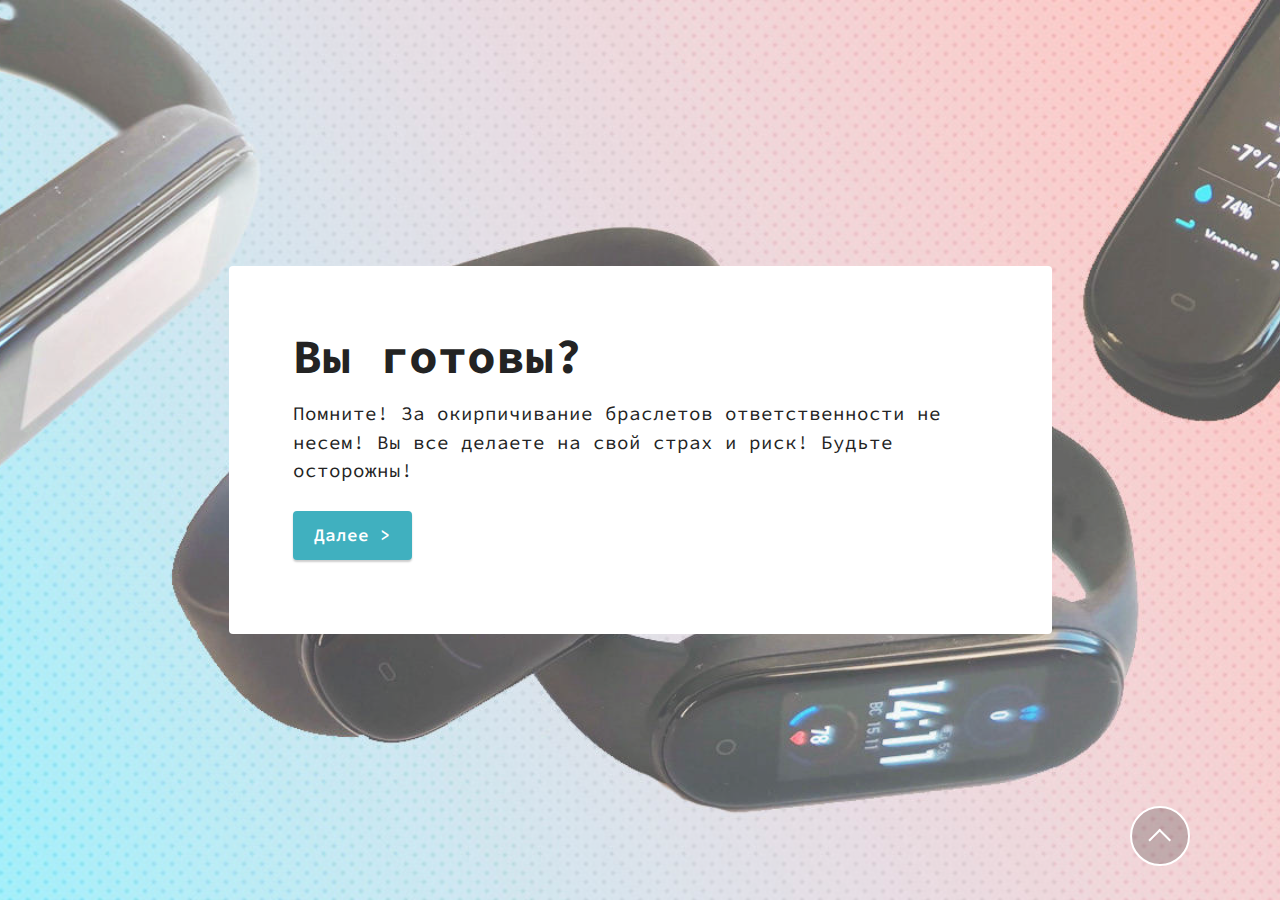
<file: 0_Stage.html>
<!DOCTYPE html>
<html  >
<head>
  <!-- Site made with Mobirise Website Builder v5.7.0, https://mobirise.com -->
  <meta charset="UTF-8">
  <meta http-equiv="X-UA-Compatible" content="IE=edge">
  <meta name="generator" content="Mobirise v5.7.0, mobirise.com">
  <meta name="viewport" content="width=device-width, initial-scale=1, minimum-scale=1">
  <link rel="shortcut icon" href="assets/images/undraw-watch-application-uhc9.ico" type="image/x-icon">
  <meta name="description" content="Что необходимо знать перед прошивкой своего браслета?">
  
  
  <title>Начало | YMP Band Services</title>
  <link rel="stylesheet" href="assets/bootstrap/css/bootstrap.min.css">
  <link rel="stylesheet" href="assets/bootstrap/css/bootstrap-grid.min.css">
  <link rel="stylesheet" href="assets/bootstrap/css/bootstrap-reboot.min.css">
  <link rel="stylesheet" href="assets/parallax/jarallax.css">
  <link rel="stylesheet" href="assets/animatecss/animate.css">
  <link rel="stylesheet" href="assets/theme/css/style.css">
  <link rel="preload" href="https://fonts.googleapis.com/css?family=Source+Code+Pro:200,300,400,500,600,700,800,900,200i,300i,400i,500i,600i,700i,800i,900i&display=swap" as="style" onload="this.onload=null;this.rel='stylesheet'">
  <noscript><link rel="stylesheet" href="https://fonts.googleapis.com/css?family=Source+Code+Pro:200,300,400,500,600,700,800,900,200i,300i,400i,500i,600i,700i,800i,900i&display=swap"></noscript>
  <link rel="preload" as="style" href="assets/mobirise/css/mbr-additional.css"><link rel="stylesheet" href="assets/mobirise/css/mbr-additional.css" type="text/css">

  
  
  
</head>
<body>
  
  <section data-bs-version="5" class="header12 cid-tpg4lDJU5s mbr-fullscreen mbr-parallax-background" id="header12-v">

    

    <div class="mbr-overlay" style="opacity: 0.3; background-color: rgb(255, 255, 255);">
    </div>
    <div class="container">
        <div class="row justify-content-center">
            <div class="card col-12 col-md-12 col-lg-9">
                <div class="card-wrapper">
                    <div class="card-box align-center">
                        <h1 class="card-title mbr-fonts-style mb-3 display-2"><strong>Вы готовы?</strong></h1>
                        <p class="mbr-text mbr-fonts-style display-7">Помните!&nbsp;За окирпичивание браслетов ответственности не несем! Вы все делаете на свой страх и риск! Будьте осторожны!</p>
                        <div class="mbr-section-btn mt-3"><a class="btn btn-success display-4" href="1_Stage.html">Далее &gt;</a></div>
                    </div>
                </div>
            </div>
        </div>
    </div>

 <div id="scrollToTop" class="scrollToTop mbr-arrow-up"><a style="text-align: center;"><i class="mbr-arrow-up-icon mbr-arrow-up-icon-cm cm-icon cm-icon-smallarrow-up"></i></a></div>
    <input name="animation" type="hidden">
  </body>
</html>
</file>
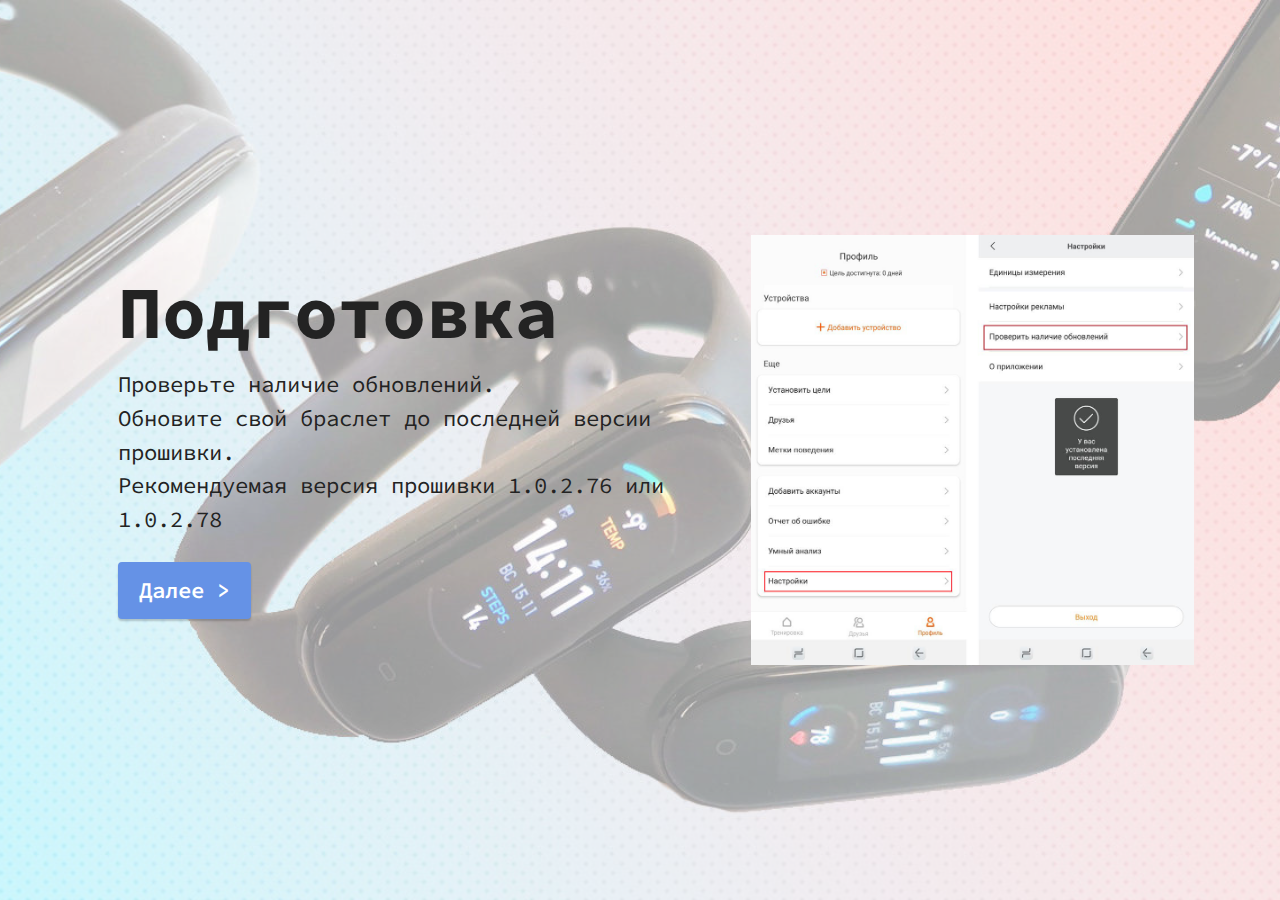
<file: 1_Stage.html>
<!DOCTYPE html>
<html  >
<head>
  <!-- Site made with Mobirise Website Builder v5.7.0, https://mobirise.com -->
  <meta charset="UTF-8">
  <meta http-equiv="X-UA-Compatible" content="IE=edge">
  <meta name="generator" content="Mobirise v5.7.0, mobirise.com">
  <meta name="viewport" content="width=device-width, initial-scale=1, minimum-scale=1">
  <link rel="shortcut icon" href="assets/images/undraw-watch-application-uhc9.ico" type="image/x-icon">
  <meta name="description" content="Первый этап прошивки Mi Band 5.">
  
  
  <title>1 Этап подготовка | YMP Band Services</title>
  <link rel="stylesheet" href="assets/bootstrap/css/bootstrap.min.css">
  <link rel="stylesheet" href="assets/bootstrap/css/bootstrap-grid.min.css">
  <link rel="stylesheet" href="assets/bootstrap/css/bootstrap-reboot.min.css">
  <link rel="stylesheet" href="assets/parallax/jarallax.css">
  <link rel="stylesheet" href="assets/animatecss/animate.css">
  <link rel="stylesheet" href="assets/theme/css/style.css">
  <link rel="preload" href="https://fonts.googleapis.com/css?family=Source+Code+Pro:200,300,400,500,600,700,800,900,200i,300i,400i,500i,600i,700i,800i,900i&display=swap" as="style" onload="this.onload=null;this.rel='stylesheet'">
  <noscript><link rel="stylesheet" href="https://fonts.googleapis.com/css?family=Source+Code+Pro:200,300,400,500,600,700,800,900,200i,300i,400i,500i,600i,700i,800i,900i&display=swap"></noscript>
  <link rel="preload" as="style" href="assets/mobirise/css/mbr-additional.css"><link rel="stylesheet" href="assets/mobirise/css/mbr-additional.css" type="text/css">

  
  
  
</head>
<body>
  
  <section data-bs-version="5" class="header14 cid-tpg9WoSt9J mbr-fullscreen mbr-parallax-background" id="header14-10">

    

    <div class="mbr-overlay" style="opacity: 0.6; background-color: rgb(255, 255, 255);"></div>

    <div class="container">
        <div class="row justify-content-center align-items-center">
            <div class="col-12 col-md-5 image-wrapper">
                <img src="assets/images/1583825615-10-1000x969.jpg" alt="Mobirise">
            </div>
            <div class="col-12 col-md">
                <div class="text-wrapper">
                    <h1 class="mbr-section-title mbr-fonts-style mb-3 display-1"><strong>Подготовка</strong></h1>
                    <p class="mbr-text mbr-fonts-style display-5">Проверьте наличие обновлений. <br>Обновите свой браслет до последней версии прошивки.&nbsp;<br>Рекомендуемая версия прошивки 1.0.2.76 или 1.0.2.78</p>
                    <div class="mbr-section-btn mt-3"><a class="btn btn-primary display-5" href="2_Stage.html">Далее &gt;</a></div>
                </div>
            </div>
        </div>
    </div>


  </body>
</html>
</file>
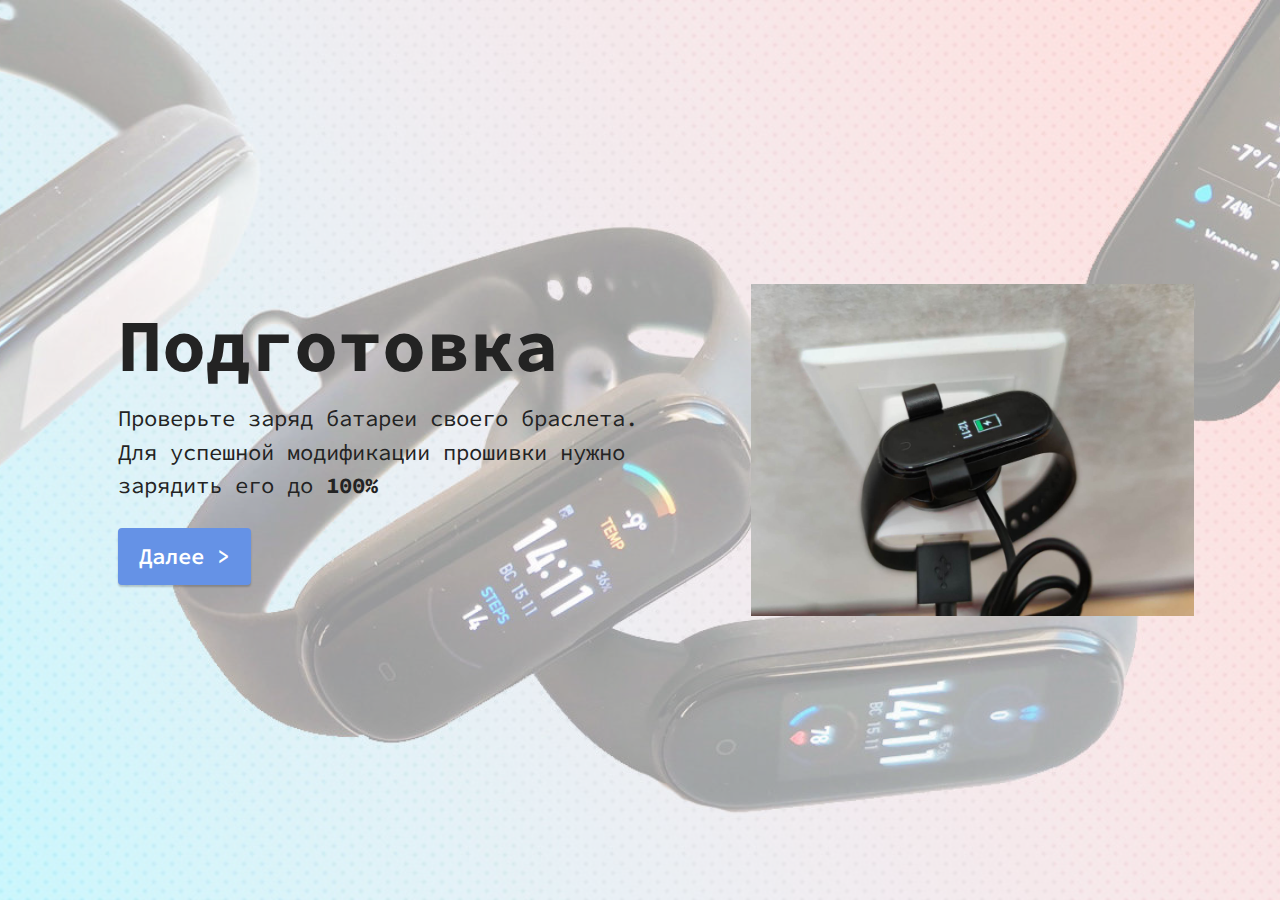
<file: 2_Stage.html>
<!DOCTYPE html>
<html  >
<head>
  <!-- Site made with Mobirise Website Builder v5.7.0, https://mobirise.com -->
  <meta charset="UTF-8">
  <meta http-equiv="X-UA-Compatible" content="IE=edge">
  <meta name="generator" content="Mobirise v5.7.0, mobirise.com">
  <meta name="viewport" content="width=device-width, initial-scale=1, minimum-scale=1">
  <link rel="shortcut icon" href="assets/images/undraw-watch-application-uhc9.ico" type="image/x-icon">
  <meta name="description" content="Проверьте заряд батареи Mi Band 5">
  
  
  <title>2 Этап подготовки | YMP Band Serivces</title>
  <link rel="stylesheet" href="assets/bootstrap/css/bootstrap.min.css">
  <link rel="stylesheet" href="assets/bootstrap/css/bootstrap-grid.min.css">
  <link rel="stylesheet" href="assets/bootstrap/css/bootstrap-reboot.min.css">
  <link rel="stylesheet" href="assets/parallax/jarallax.css">
  <link rel="stylesheet" href="assets/animatecss/animate.css">
  <link rel="stylesheet" href="assets/theme/css/style.css">
  <link rel="preload" href="https://fonts.googleapis.com/css?family=Source+Code+Pro:200,300,400,500,600,700,800,900,200i,300i,400i,500i,600i,700i,800i,900i&display=swap" as="style" onload="this.onload=null;this.rel='stylesheet'">
  <noscript><link rel="stylesheet" href="https://fonts.googleapis.com/css?family=Source+Code+Pro:200,300,400,500,600,700,800,900,200i,300i,400i,500i,600i,700i,800i,900i&display=swap"></noscript>
  <link rel="preload" as="style" href="assets/mobirise/css/mbr-additional.css"><link rel="stylesheet" href="assets/mobirise/css/mbr-additional.css" type="text/css">

  
  
  
</head>
<body>
  
  <section data-bs-version="5" class="header14 cid-tpGYGotPYK mbr-fullscreen mbr-parallax-background" id="header14-12">

    

    <div class="mbr-overlay" style="opacity: 0.6; background-color: rgb(255, 255, 255);"></div>

    <div class="container">
        <div class="row justify-content-center align-items-center">
            <div class="col-12 col-md-5 image-wrapper">
                <img src="assets/images/mi-band-5-charger-xiaomishka-foto-2-large-1036x777.jpg" alt="Mobirise">
            </div>
            <div class="col-12 col-md">
                <div class="text-wrapper">
                    <h1 class="mbr-section-title mbr-fonts-style mb-3 display-1"><strong>Подготовка</strong></h1>
                    <p class="mbr-text mbr-fonts-style display-5">Проверьте заряд батареи своего браслета. Для успешной модификации прошивки нужно зарядить его до <strong>100%</strong></p>
                    <div class="mbr-section-btn mt-3"><a class="btn btn-primary display-5" href="3_Download_Stage.html">Далее &gt;</a></div>
                </div>
            </div>
        </div>
    </div>
</section>
  

  </body>
</html>
</file>
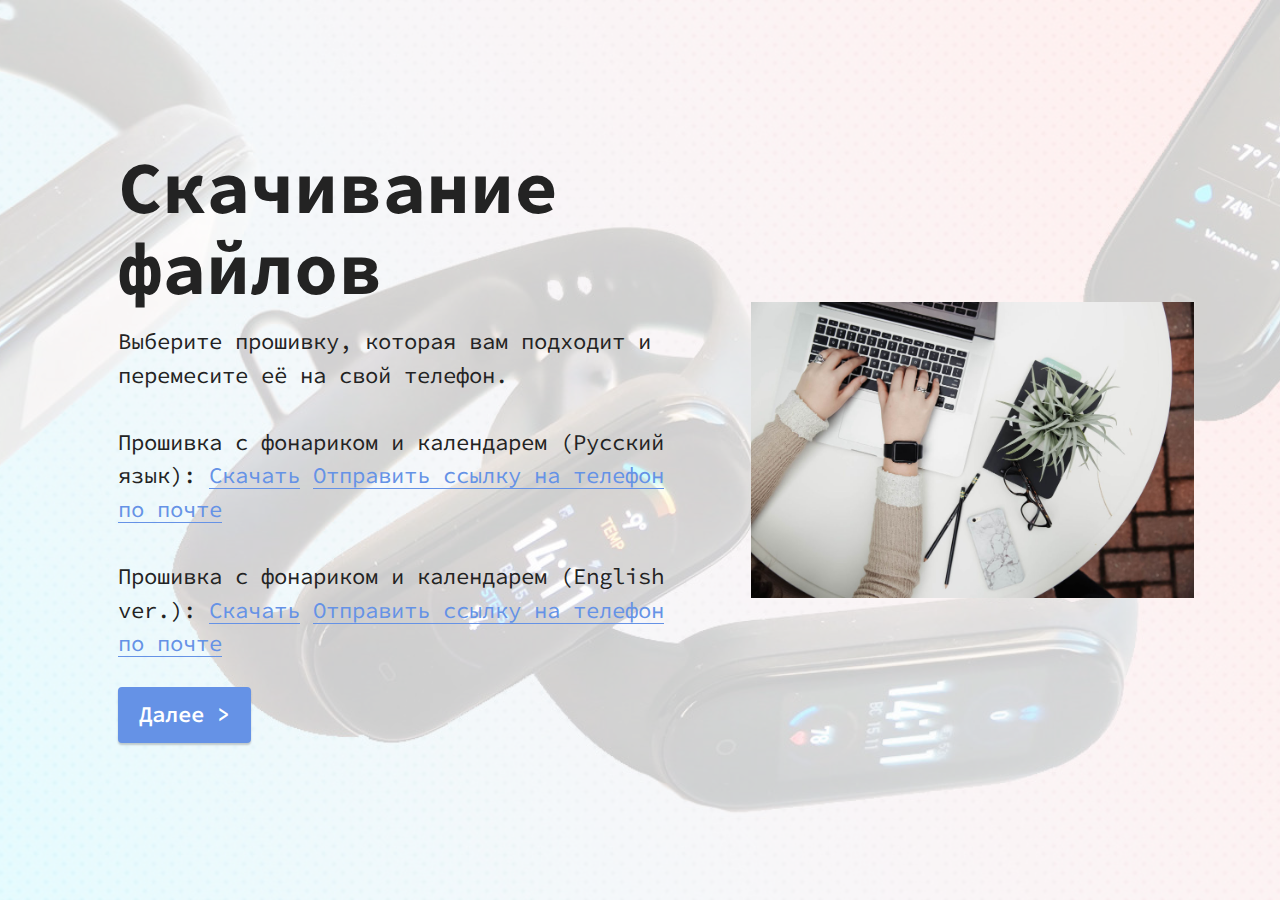
<file: 3_Download_Stage.html>
<!DOCTYPE html>
<html  >
<head>
  <!-- Site made with Mobirise Website Builder v5.7.0, https://mobirise.com -->
  <meta charset="UTF-8">
  <meta http-equiv="X-UA-Compatible" content="IE=edge">
  <meta name="generator" content="Mobirise v5.7.0, mobirise.com">
  <meta name="viewport" content="width=device-width, initial-scale=1, minimum-scale=1">
  <link rel="shortcut icon" href="assets/images/undraw-watch-application-uhc9.ico" type="image/x-icon">
  <meta name="description" content="Скачивание прошивки и ресурсов">
  
  
  <title>Скачивание файлов | YMP Band Services</title>
  <link rel="stylesheet" href="assets/bootstrap/css/bootstrap.min.css">
  <link rel="stylesheet" href="assets/bootstrap/css/bootstrap-grid.min.css">
  <link rel="stylesheet" href="assets/bootstrap/css/bootstrap-reboot.min.css">
  <link rel="stylesheet" href="assets/parallax/jarallax.css">
  <link rel="stylesheet" href="assets/animatecss/animate.css">
  <link rel="stylesheet" href="assets/theme/css/style.css">
  <link rel="preload" href="https://fonts.googleapis.com/css?family=Source+Code+Pro:200,300,400,500,600,700,800,900,200i,300i,400i,500i,600i,700i,800i,900i&display=swap" as="style" onload="this.onload=null;this.rel='stylesheet'">
  <noscript><link rel="stylesheet" href="https://fonts.googleapis.com/css?family=Source+Code+Pro:200,300,400,500,600,700,800,900,200i,300i,400i,500i,600i,700i,800i,900i&display=swap"></noscript>
  <link rel="preload" as="style" href="assets/mobirise/css/mbr-additional.css"><link rel="stylesheet" href="assets/mobirise/css/mbr-additional.css" type="text/css">

  
  
  
</head>
<body>
  
  <section data-bs-version="5" class="header14 cid-tpH1pQzD0I mbr-fullscreen mbr-parallax-background" id="header14-13">

    

    <div class="mbr-overlay" style="opacity: 0.8; background-color: rgb(255, 255, 255);"></div>

    <div class="container">
        <div class="row justify-content-center align-items-center">
            <div class="col-12 col-md-5 image-wrapper">
                <img src="assets/images/mbr-1036x691.jpg" alt="Mobirise">
            </div>
            <div class="col-12 col-md">
                <div class="text-wrapper">
                    <h1 class="mbr-section-title mbr-fonts-style mb-3 display-1"><strong>Скачивание файлов</strong></h1>
                    <p class="mbr-text mbr-fonts-style display-5">Выберите прошивку, которая вам подходит и перемесите её на свой телефон.<br><br>Прошивка с фонариком и календарем (Русский язык): <a href="https://github.com/YMP-CO/BandServices/blob/main/Custom%20Files/English%20ver%20by%20YMP.res?raw=true" class="text-primary" target="_blank">Скачать</a> <a href="mailto:?subject=Link%20to%20YMP%20Band%20Services&body=https%3A%2F%2Fgithub.com%2FYMP-CO%2FBandServices%2Fblob%2Fmain%2FCustom%2520Files%2FRussian%2520ver%2520by%2520YMP.res%3Fraw%3Dtrue" class="text-primary" target="_blank">  Отправить ссылку на телефон по почте</a><br><br>Прошивка с фонариком и календарем (English ver.): <a href="https://github.com/YMP-CO/BandServices/blob/main/Custom%20Files/English%20ver%20by%20YMP.res?raw=true" class="text-primary" target="_blank">Скачать</a> <a href="mailto:?subject=Link%20to%20YMP%20Band%20Services&body=https%3A%2F%2Fgithub.com%2FYMP-CO%2FBandServices%2Fblob%2Fmain%2FCustom%2520Files%2FEnglish%2520ver%2520by%2520YMP.res%3Fraw%3Dtrue" class="text-primary" target="_blank">Отправить ссылку на телефон по почте</a><br></p>
                    <div class="mbr-section-btn mt-3"><a class="btn btn-primary display-5" href="5_Download_App_Stage.html">Далее &gt;</a></div>
                </div>
            </div>
        </div>
    </div>


  </body>
</html>
</file>
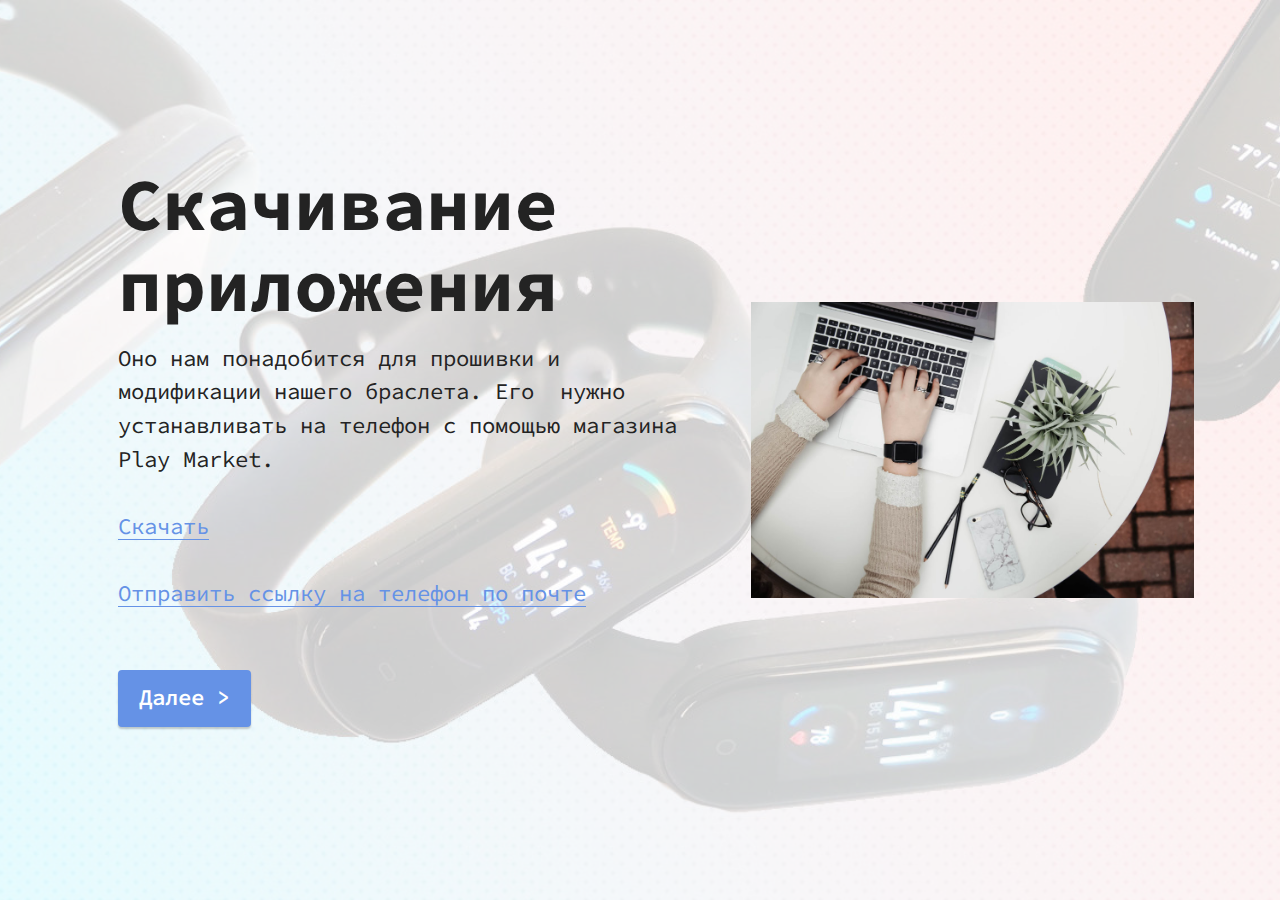
<file: 5_Download_App_Stage.html>
<!DOCTYPE html>
<html  >
<head>
  <!-- Site made with Mobirise Website Builder v5.7.0, https://mobirise.com -->
  <meta charset="UTF-8">
  <meta http-equiv="X-UA-Compatible" content="IE=edge">
  <meta name="generator" content="Mobirise v5.7.0, mobirise.com">
  <meta name="viewport" content="width=device-width, initial-scale=1, minimum-scale=1">
  <link rel="shortcut icon" href="assets/images/undraw-watch-application-uhc9.ico" type="image/x-icon">
  <meta name="description" content="Скачивания приложения для прошивки Mi Band 5 - "Notify for Mi Band"">
  
  
  <title>Скачивание приложения | YMP Band Services</title>
  <link rel="stylesheet" href="assets/bootstrap/css/bootstrap.min.css">
  <link rel="stylesheet" href="assets/bootstrap/css/bootstrap-grid.min.css">
  <link rel="stylesheet" href="assets/bootstrap/css/bootstrap-reboot.min.css">
  <link rel="stylesheet" href="assets/parallax/jarallax.css">
  <link rel="stylesheet" href="assets/animatecss/animate.css">
  <link rel="stylesheet" href="assets/theme/css/style.css">
  <link rel="preload" href="https://fonts.googleapis.com/css?family=Source+Code+Pro:200,300,400,500,600,700,800,900,200i,300i,400i,500i,600i,700i,800i,900i&display=swap" as="style" onload="this.onload=null;this.rel='stylesheet'">
  <noscript><link rel="stylesheet" href="https://fonts.googleapis.com/css?family=Source+Code+Pro:200,300,400,500,600,700,800,900,200i,300i,400i,500i,600i,700i,800i,900i&display=swap"></noscript>
  <link rel="preload" as="style" href="assets/mobirise/css/mbr-additional.css"><link rel="stylesheet" href="assets/mobirise/css/mbr-additional.css" type="text/css">

  
  
  
</head>
<body>
  
  <section data-bs-version="5" class="header14 cid-tpH2wpbYks mbr-fullscreen mbr-parallax-background" id="header14-14">

    

    <div class="mbr-overlay" style="opacity: 0.8; background-color: rgb(255, 255, 255);"></div>

    <div class="container">
        <div class="row justify-content-center align-items-center">
            <div class="col-12 col-md-5 image-wrapper">
                <img src="assets/images/mbr-1036x691.jpg" alt="Mobirise">
            </div>
            <div class="col-12 col-md">
                <div class="text-wrapper">
                    <h1 class="mbr-section-title mbr-fonts-style mb-3 display-1"><strong>Скачивание приложения</strong></h1>
                    <p class="mbr-text mbr-fonts-style display-5">Оно нам понадобится для прошивки и модификации нашего браслета. Его&nbsp; нужно устанавливать на телефон с помощью магазина Play Market.<br><br><strong><a href="https://play.google.com/store/apps/details?id=com.mc.miband1&hl=ru&gl=US" class="text-primary">Скачать</a></strong><br><br><strong><a href="mailto:?subject=Link%20%7C%20YMP%20Band%20Services&body=https%3A%2F%2Fplay.google.com%2Fstore%2Fapps%2Fdetails%3Fid%3Dcom.mc.miband1%26hl%3Dru%26gl%3DUS" class="text-primary">Отправить ссылку на телефон по почте</a></strong><br><strong><br></strong></p>
                    <div class="mbr-section-btn mt-3"><a class="btn btn-primary display-5" href="5_Instruction_Stage.html">Далее &gt;</a></div>
                </div>
            </div>
        </div>
    </div>


  </body>
</html>
</file>
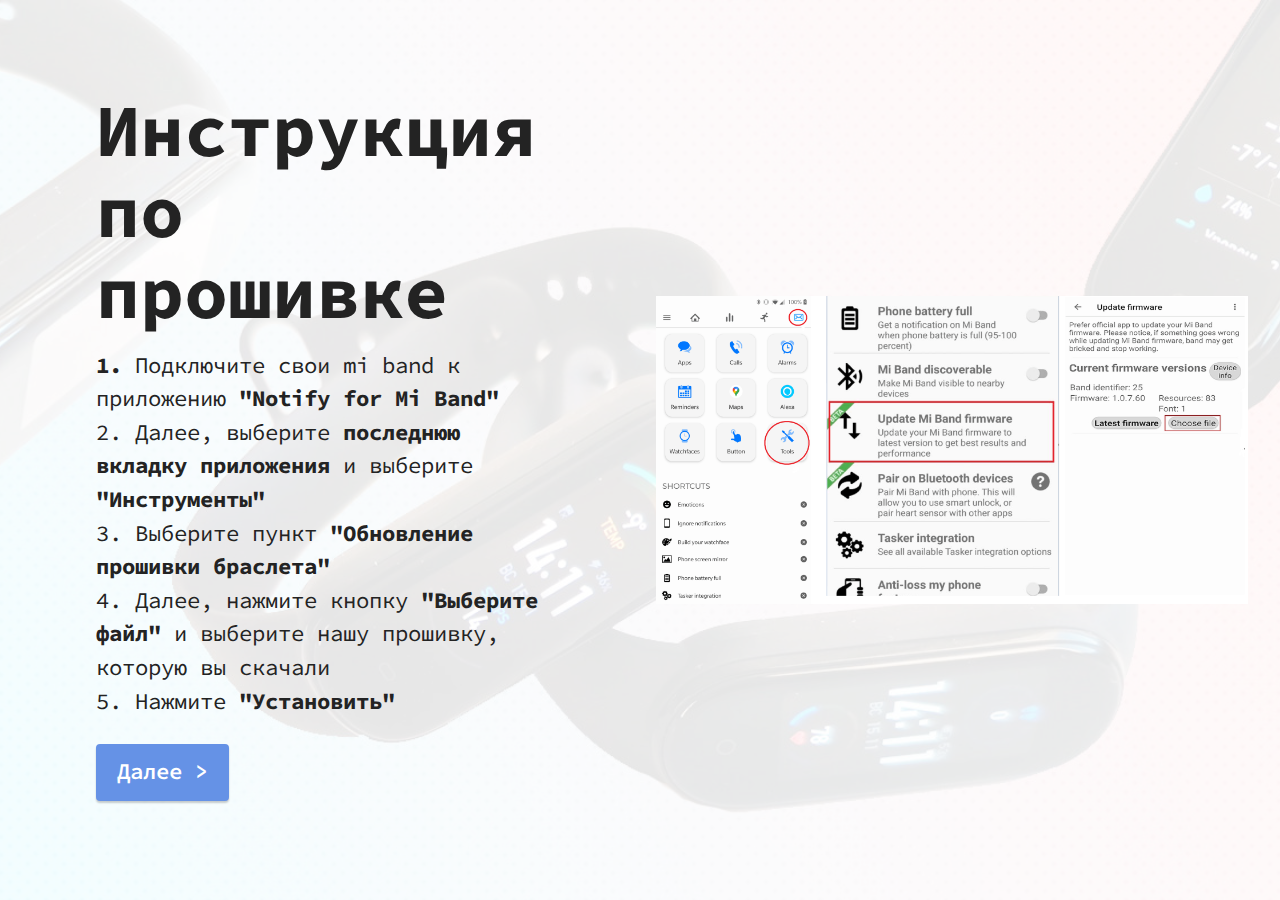
<file: 5_Instruction_Stage.html>
<!DOCTYPE html>
<html  >
<head>
  <!-- Site made with Mobirise Website Builder v5.7.0, https://mobirise.com -->
  <meta charset="UTF-8">
  <meta http-equiv="X-UA-Compatible" content="IE=edge">
  <meta name="generator" content="Mobirise v5.7.0, mobirise.com">
  <meta name="viewport" content="width=device-width, initial-scale=1, minimum-scale=1">
  <link rel="shortcut icon" href="assets/images/undraw-watch-application-uhc9.ico" type="image/x-icon">
  <meta name="description" content="Необходимая инструкция по прошивке браслета">
  
  
  <title>Инструкция по прошивке | YMP Band Services</title>
  <link rel="stylesheet" href="assets/bootstrap/css/bootstrap.min.css">
  <link rel="stylesheet" href="assets/bootstrap/css/bootstrap-grid.min.css">
  <link rel="stylesheet" href="assets/bootstrap/css/bootstrap-reboot.min.css">
  <link rel="stylesheet" href="assets/parallax/jarallax.css">
  <link rel="stylesheet" href="assets/animatecss/animate.css">
  <link rel="stylesheet" href="assets/theme/css/style.css">
  <link rel="preload" href="https://fonts.googleapis.com/css?family=Source+Code+Pro:200,300,400,500,600,700,800,900,200i,300i,400i,500i,600i,700i,800i,900i&display=swap" as="style" onload="this.onload=null;this.rel='stylesheet'">
  <noscript><link rel="stylesheet" href="https://fonts.googleapis.com/css?family=Source+Code+Pro:200,300,400,500,600,700,800,900,200i,300i,400i,500i,600i,700i,800i,900i&display=swap"></noscript>
  <link rel="preload" as="style" href="assets/mobirise/css/mbr-additional.css"><link rel="stylesheet" href="assets/mobirise/css/mbr-additional.css" type="text/css">

  
  
  
</head>
<body>
  
  <section data-bs-version="5" class="header14 cid-tpH3s7RuEz mbr-fullscreen mbr-parallax-background" id="header14-15">

    

    <div class="mbr-overlay" style="opacity: 0.9; background-color: rgb(255, 255, 255);"></div>

    <div class="container-fluid">
        <div class="row justify-content-center align-items-center">
            <div class="col-12 col-md-6 image-wrapper">
                <img src="assets/images/ins-1036x540.png" alt="Mobirise">
            </div>
            <div class="col-12 col-md">
                <div class="text-wrapper">
                    <h1 class="mbr-section-title mbr-fonts-style mb-3 display-1"><strong>Инструкция по прошивке</strong></h1>
                    <p class="mbr-text mbr-fonts-style display-5"><strong>1. </strong>Подключите свои mi band к приложению<strong> "Notify for Mi Band"</strong><br>2. Далее, выберите&nbsp;<strong>последнюю вкладку приложения</strong> и выберите <strong>"Инструменты"</strong><br>3. Выберите пункт <strong>"Обновление прошивки браслета"</strong><br>4. Далее, нажмите кнопку <strong>"Выберите файл"</strong> и выберите нашу прошивку, которую вы скачали<br>5. Нажмите <strong>"Установить"</strong></p>
                    <div class="mbr-section-btn mt-3"><a class="btn btn-primary display-5" href="6_Stage.html#top">Далее &gt;</a></div>
                </div>
            </div>
        </div>
    </div>

  </body>
</html>
</file>
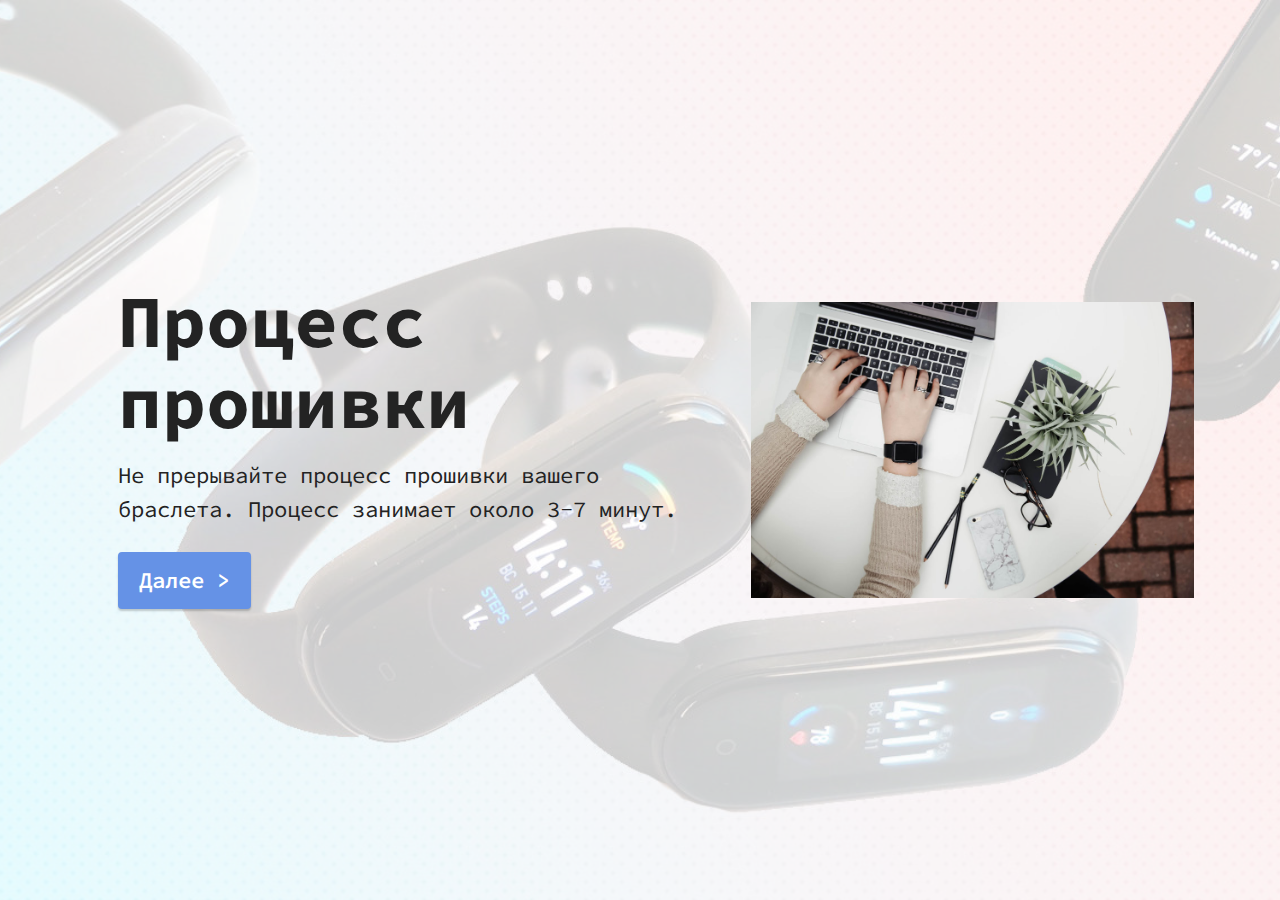
<file: 6_Stage.html>
<!DOCTYPE html>
<html  >
<head>
  <!-- Site made with Mobirise Website Builder v5.7.0, https://mobirise.com -->
  <meta charset="UTF-8">
  <meta http-equiv="X-UA-Compatible" content="IE=edge">
  <meta name="generator" content="Mobirise v5.7.0, mobirise.com">
  <meta name="viewport" content="width=device-width, initial-scale=1, minimum-scale=1">
  <link rel="shortcut icon" href="assets/images/undraw-watch-application-uhc9.ico" type="image/x-icon">
  <meta name="description" content="">
  
  
  <title>Процесс прошивки | YMP Band Services</title>
  <link rel="stylesheet" href="assets/bootstrap/css/bootstrap.min.css">
  <link rel="stylesheet" href="assets/bootstrap/css/bootstrap-grid.min.css">
  <link rel="stylesheet" href="assets/bootstrap/css/bootstrap-reboot.min.css">
  <link rel="stylesheet" href="assets/parallax/jarallax.css">
  <link rel="stylesheet" href="assets/animatecss/animate.css">
  <link rel="stylesheet" href="assets/theme/css/style.css">
  <link rel="preload" href="https://fonts.googleapis.com/css?family=Source+Code+Pro:200,300,400,500,600,700,800,900,200i,300i,400i,500i,600i,700i,800i,900i&display=swap" as="style" onload="this.onload=null;this.rel='stylesheet'">
  <noscript><link rel="stylesheet" href="https://fonts.googleapis.com/css?family=Source+Code+Pro:200,300,400,500,600,700,800,900,200i,300i,400i,500i,600i,700i,800i,900i&display=swap"></noscript>
  <link rel="preload" as="style" href="assets/mobirise/css/mbr-additional.css"><link rel="stylesheet" href="assets/mobirise/css/mbr-additional.css" type="text/css">

  
  
  
</head>
<body>
  
  <section data-bs-version="5" class="header14 cid-tpH9058is3 mbr-fullscreen mbr-parallax-background" id="header14-16">

    

    <div class="mbr-overlay" style="opacity: 0.8; background-color: rgb(255, 255, 255);"></div>

    <div class="container">
        <div class="row justify-content-center align-items-center">
            <div class="col-12 col-md-5 image-wrapper">
                <img src="assets/images/mbr-1036x691.jpg" alt="Mobirise">
            </div>
            <div class="col-12 col-md">
                <div class="text-wrapper">
                    <h1 class="mbr-section-title mbr-fonts-style mb-3 display-1"><strong>Процесс прошивки</strong></h1>
                    <p class="mbr-text mbr-fonts-style display-5">Не прерывайте процесс прошивки вашего браслета. Процесс занимает около 3-7 минут.<strong></strong></p>
                    <div class="mbr-section-btn mt-3"><a class="btn btn-primary display-5" href="7_Stage.html#top">Далее &gt;</a></div>
                </div>
            </div>
        </div>
    </div>

  </body>
</html>
</file>
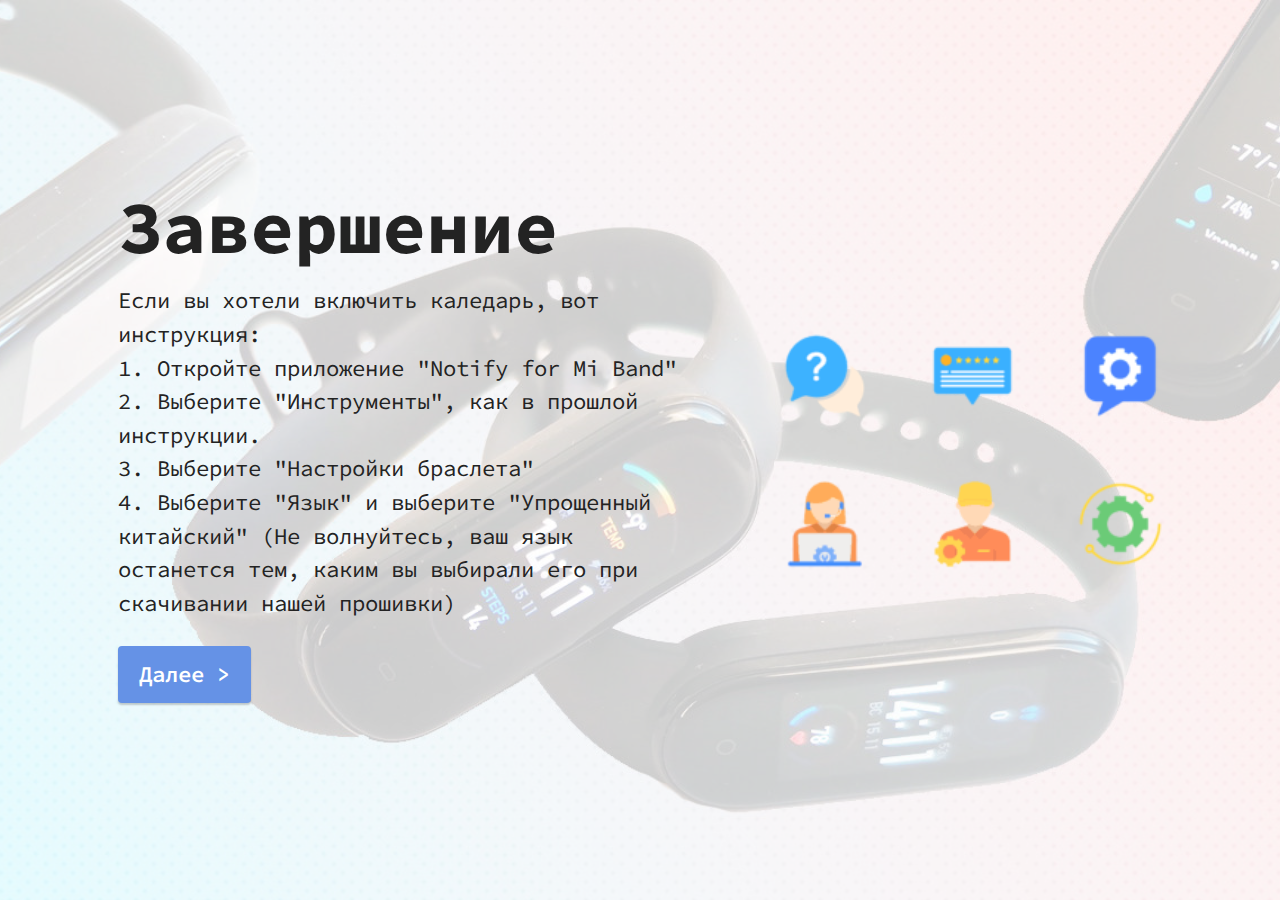
<file: 7_Stage.html>
<!DOCTYPE html>
<html  >
<head>
  <!-- Site made with Mobirise Website Builder v5.7.0, https://mobirise.com -->
  <meta charset="UTF-8">
  <meta http-equiv="X-UA-Compatible" content="IE=edge">
  <meta name="generator" content="Mobirise v5.7.0, mobirise.com">
  <meta name="viewport" content="width=device-width, initial-scale=1, minimum-scale=1">
  <link rel="shortcut icon" href="assets/images/undraw-watch-application-uhc9.ico" type="image/x-icon">
  <meta name="description" content="Установка календаря и фонарика">
  
  
  <title>Почти закончили | YMP Band Services</title>
  <link rel="stylesheet" href="assets/bootstrap/css/bootstrap.min.css">
  <link rel="stylesheet" href="assets/bootstrap/css/bootstrap-grid.min.css">
  <link rel="stylesheet" href="assets/bootstrap/css/bootstrap-reboot.min.css">
  <link rel="stylesheet" href="assets/parallax/jarallax.css">
  <link rel="stylesheet" href="assets/animatecss/animate.css">
  <link rel="stylesheet" href="assets/theme/css/style.css">
  <link rel="preload" href="https://fonts.googleapis.com/css?family=Source+Code+Pro:200,300,400,500,600,700,800,900,200i,300i,400i,500i,600i,700i,800i,900i&display=swap" as="style" onload="this.onload=null;this.rel='stylesheet'">
  <noscript><link rel="stylesheet" href="https://fonts.googleapis.com/css?family=Source+Code+Pro:200,300,400,500,600,700,800,900,200i,300i,400i,500i,600i,700i,800i,900i&display=swap"></noscript>
  <link rel="preload" as="style" href="assets/mobirise/css/mbr-additional.css"><link rel="stylesheet" href="assets/mobirise/css/mbr-additional.css" type="text/css">

  
  
  
</head>
<body>
  
  <section data-bs-version="5" class="header14 cid-tpH9pRxTI7 mbr-fullscreen mbr-parallax-background" id="header14-17">

    

    <div class="mbr-overlay" style="opacity: 0.8; background-color: rgb(255, 255, 255);"></div>

    <div class="container">
        <div class="row justify-content-center align-items-center">
            <div class="col-12 col-md-5 image-wrapper">
                <img src="assets/images/support-iconset-5864-300x200.png" alt="Mobirise">
            </div>
            <div class="col-12 col-md">
                <div class="text-wrapper">
                    <h1 class="mbr-section-title mbr-fonts-style mb-3 display-1"><strong>Завершение</strong></h1>
                    <p class="mbr-text mbr-fonts-style display-5">Если вы хотели включить каледарь, вот инструкция:<br>1. Откройте приложение&nbsp;"Notify for Mi Band"<br>2. Выберите "Инструменты", как в прошлой инструкции.<br>3. Выберите "Настройки браслета"<br>4. Выберите "Язык" и выберите "Упрощенный китайский" (Не волнуйтесь, ваш язык останется тем, каким вы выбирали его при скачивании нашей прошивки)<strong></strong></p>
                    <div class="mbr-section-btn mt-3"><a class="btn btn-primary display-5" href="8_Successful_Stage.html">Далее &gt;</a></div>
                </div>
            </div>
        </div>
    </div>

  </body>
</html>
</file>
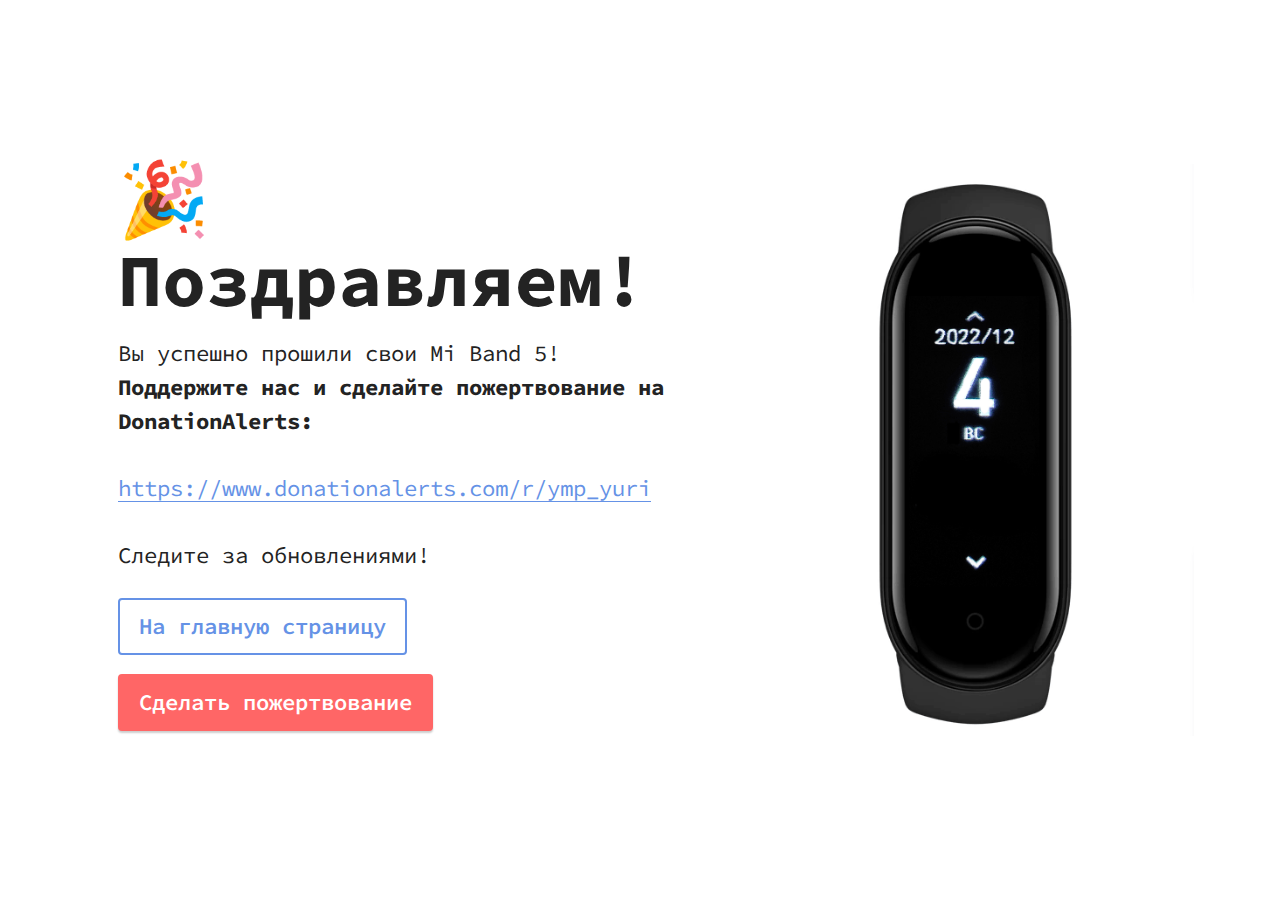
<file: 8_Successful_Stage.html>
<!DOCTYPE html>
<html  >
<head>
  <!-- Site made with Mobirise Website Builder v5.7.0, https://mobirise.com -->
  <meta charset="UTF-8">
  <meta http-equiv="X-UA-Compatible" content="IE=edge">
  <meta name="generator" content="Mobirise v5.7.0, mobirise.com">
  <meta name="viewport" content="width=device-width, initial-scale=1, minimum-scale=1">
  <link rel="shortcut icon" href="assets/images/undraw-watch-application-uhc9.ico" type="image/x-icon">
  <meta name="description" content="Вы успешно прошили свой браслет!">
  
  
  <title>Поздравляем с успехом! | YMP Band Services</title>
  <link rel="stylesheet" href="assets/bootstrap/css/bootstrap.min.css">
  <link rel="stylesheet" href="assets/bootstrap/css/bootstrap-grid.min.css">
  <link rel="stylesheet" href="assets/bootstrap/css/bootstrap-reboot.min.css">
  <link rel="stylesheet" href="assets/animatecss/animate.css">
  <link rel="stylesheet" href="assets/theme/css/style.css">
  <link rel="preload" href="https://fonts.googleapis.com/css?family=Source+Code+Pro:200,300,400,500,600,700,800,900,200i,300i,400i,500i,600i,700i,800i,900i&display=swap" as="style" onload="this.onload=null;this.rel='stylesheet'">
  <noscript><link rel="stylesheet" href="https://fonts.googleapis.com/css?family=Source+Code+Pro:200,300,400,500,600,700,800,900,200i,300i,400i,500i,600i,700i,800i,900i&display=swap"></noscript>
  <link rel="preload" as="style" href="assets/mobirise/css/mbr-additional.css"><link rel="stylesheet" href="assets/mobirise/css/mbr-additional.css" type="text/css">

  
  
  
</head>
<body>
  
  <section data-bs-version="5" class="header14 cid-tpHast5XeF mbr-fullscreen" id="header14-18">

    

    

    <div class="container">
        <div class="row justify-content-center align-items-center">
            <div class="col-12 col-md-5 image-wrapper">
                <img src="assets/images/-2022-12-04-200001-507x655.png" alt="Mobirise">
            </div>
            <div class="col-12 col-md">
                <div class="text-wrapper">
                    <h1 class="mbr-section-title mbr-fonts-style mb-3 display-1"><strong>🎉 Поздравляем!</strong></h1>
                    <p class="mbr-text mbr-fonts-style display-5">Вы успешно прошили свои Mi Band 5!<br><strong>Поддержите нас и сделайте пожертвование на DonationAlerts:</strong><br><br><a href="https://www.donationalerts.com/r/ymp_yuri" class="text-primary">https://www.donationalerts.com/r/ymp_yuri</a><br><br>Следите за обновлениями!<strong></strong></p>
                    <div class="mbr-section-btn mt-3"><a class="btn btn-primary-outline display-5" href="index.html">На главную страницу</a> <a class="btn btn-secondary display-5" href="https://www.donationalerts.com/r/ymp_yuri">Сделать пожертвование</a></div>
                </div>
            </div>
        </div>
    </div>

  </body>
</html>
</file>
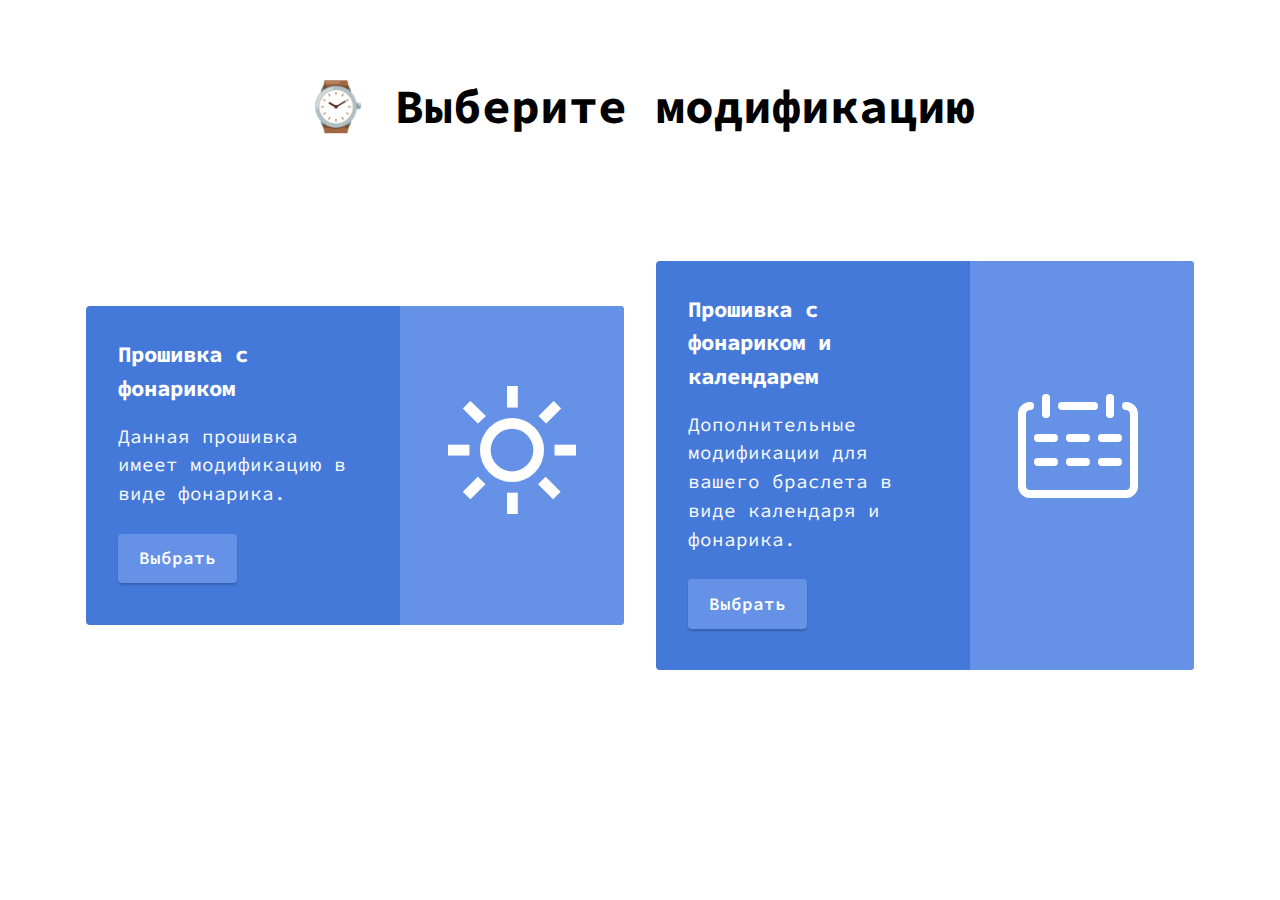
<file: Choose.html>
<!DOCTYPE html>
<html  >
<head>
  <!-- Site made with Mobirise Website Builder v5.7.0, https://mobirise.com -->
  <meta charset="UTF-8">
  <meta http-equiv="X-UA-Compatible" content="IE=edge">
  <meta name="generator" content="Mobirise v5.7.0, mobirise.com">
  <meta name="viewport" content="width=device-width, initial-scale=1, minimum-scale=1">
  <link rel="shortcut icon" href="assets/images/undraw-watch-application-uhc9.ico" type="image/x-icon">
  <meta name="description" content="Выберите прошивку или ресурсы">
  
  
  <title>Выбор&nbsp; прошивки | YMP Band Services</title>
  <link rel="stylesheet" href="assets/web/assets/mobirise-icons2/mobirise2.css">
  <link rel="stylesheet" href="assets/web/assets/mobirise-icons-bold/mobirise-icons-bold.css">
  <link rel="stylesheet" href="assets/bootstrap/css/bootstrap.min.css">
  <link rel="stylesheet" href="assets/bootstrap/css/bootstrap-grid.min.css">
  <link rel="stylesheet" href="assets/bootstrap/css/bootstrap-reboot.min.css">
  <link rel="stylesheet" href="assets/animatecss/animate.css">
  <link rel="stylesheet" href="assets/theme/css/style.css">
  <link rel="preload" href="https://fonts.googleapis.com/css?family=Source+Code+Pro:200,300,400,500,600,700,800,900,200i,300i,400i,500i,600i,700i,800i,900i&display=swap" as="style" onload="this.onload=null;this.rel='stylesheet'">
  <noscript><link rel="stylesheet" href="https://fonts.googleapis.com/css?family=Source+Code+Pro:200,300,400,500,600,700,800,900,200i,300i,400i,500i,600i,700i,800i,900i&display=swap"></noscript>
  <link rel="preload" as="style" href="assets/mobirise/css/mbr-additional.css"><link rel="stylesheet" href="assets/mobirise/css/mbr-additional.css" type="text/css">

  
  
  
</head>
<body>
  
  <section data-bs-version="5.1" class="content4 cid-tpg1ZUDt7q" id="content4-u">
    
    
    <div class="container">
        <div class="row justify-content-center">
            <div class="title col-md-12 col-lg-10">
                <h3 class="mbr-section-title mbr-fonts-style align-center mb-4 display-2"><strong>⌚ Выберите&nbsp;модификацию</strong></h3>
                
                
            </div>
        </div>
    </div>
</section>

<section data-bs-version="5.1" class="features5 cid-tpg1R10v1W" id="features6-t">

    

    
    <div class="container">
        <div class="row justify-content-center">
            <div class="card col-12 col-lg-6">
                <div class="card-wrapper mbr-flex">
                    <div class="card-box align-left">
                        
                        <h5 class="card-title mbr-fonts-style align-left mb-3 display-5"><strong>Прошивка с </strong><br><strong>фонариком</strong><strong><br></strong></h5>
                        <p class="mbr-text mbr-fonts-style mb-3 display-7">Данная прошивка имеет модификацию в виде фонарика.</p>
                        <div class="mbr-section-btn"><a href="0_Stage.html" class="btn btn-primary display-4">Выбрать</a></div>
                    </div>
                    <div class="img-wrapper img1 align-center">
                        <span class="mbr-iconfont mobi-mbri-sun mobi-mbri"></span>
                    </div>
                </div>
            </div>

            <div class="card col-12 col-lg-6">
                <div class="card-wrapper mbr-flex">
                    <div class="card-box align-left">
                        
                        <h5 class="card-title mbr-fonts-style align-left mb-3 display-5">
                            <strong>Прошивка с фонариком и календарем</strong></h5>
                        <p class="mbr-text mbr-fonts-style mb-3 display-7">Дополнительные модификации для вашего браслета в виде календаря и фонарика.</p>
                        <div class="mbr-section-btn"><a href="0_Stage.html" class="btn btn-primary display-4">Выбрать</a></div>
                    </div>
                    <div class="img-wrapper img2 align-center">
                        <span class="mbr-iconfont mbrib-calendar"></span>
                    </div>
                </div>
            </div>
        </div>
    </div>
</section>
  </body>
</html>
</file>
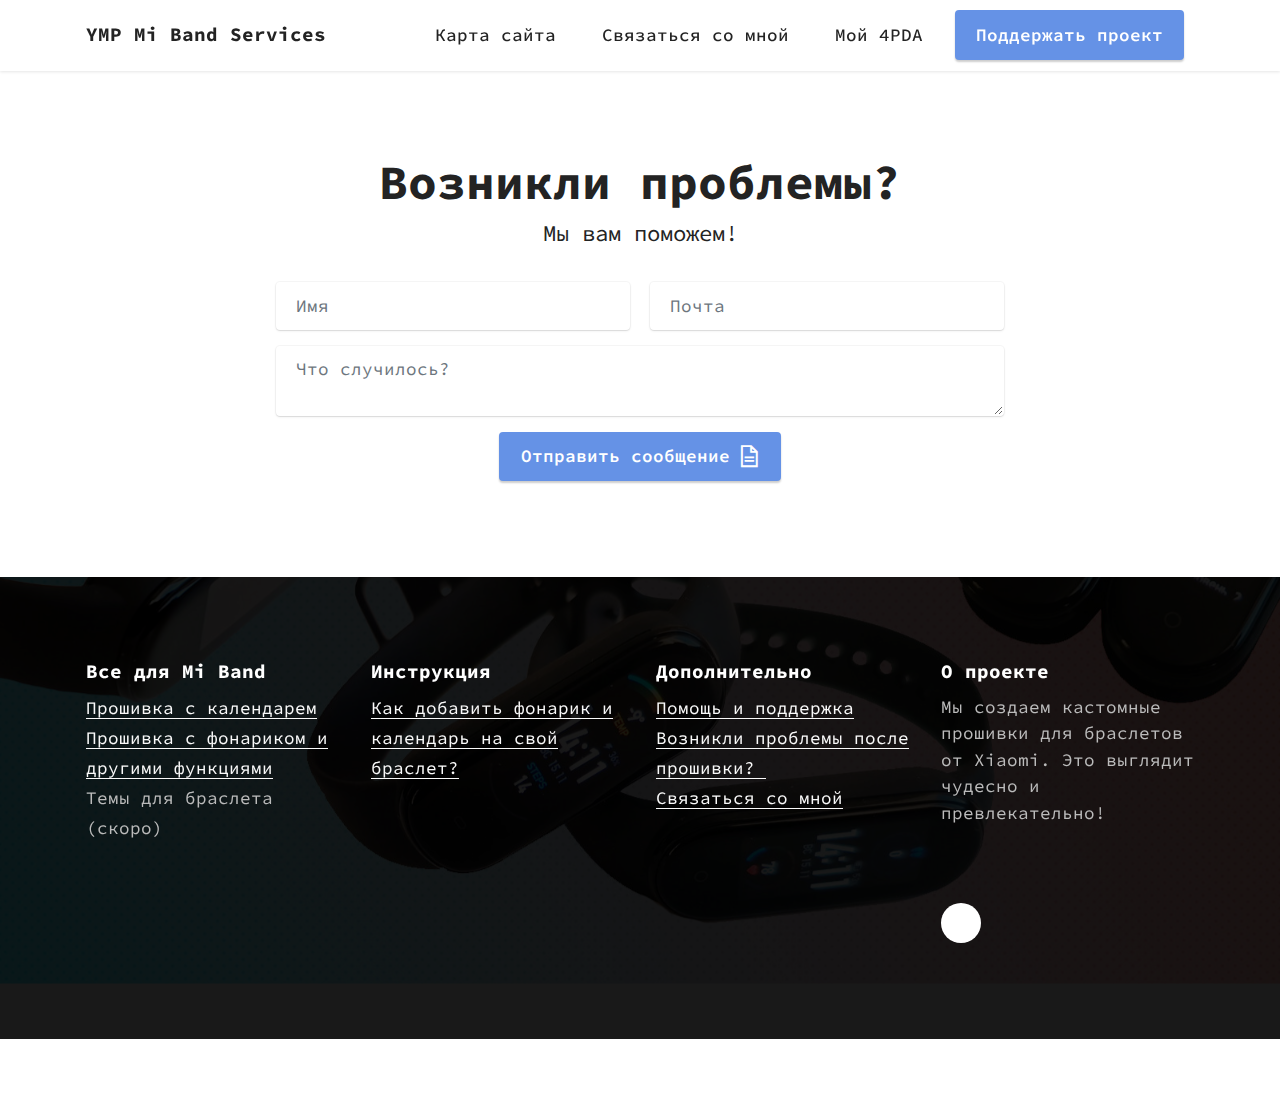
<file: page11.html>
<!DOCTYPE html>
<html  >
<head>
  <!-- Site made with Mobirise Website Builder v5.7.0, https://mobirise.com -->
  <meta charset="UTF-8">
  <meta http-equiv="X-UA-Compatible" content="IE=edge">
  <meta name="generator" content="Mobirise v5.7.0, mobirise.com">
  <meta name="viewport" content="width=device-width, initial-scale=1, minimum-scale=1">
  <link rel="shortcut icon" href="assets/images/undraw-watch-application-uhc9.ico" type="image/x-icon">
  <meta name="description" content="">
  
  
  <title>Возникли проблемы?</title>
  <link rel="stylesheet" href="assets/web/assets/mobirise-icons2/mobirise2.css">
  <link rel="stylesheet" href="assets/bootstrap/css/bootstrap.min.css">
  <link rel="stylesheet" href="assets/bootstrap/css/bootstrap-grid.min.css">
  <link rel="stylesheet" href="assets/bootstrap/css/bootstrap-reboot.min.css">
  <link rel="stylesheet" href="assets/parallax/jarallax.css">
  <link rel="stylesheet" href="assets/animatecss/animate.css">
  <link rel="stylesheet" href="assets/dropdown/css/style.css">
  <link rel="stylesheet" href="assets/socicon/css/styles.css">
  <link rel="stylesheet" href="assets/theme/css/style.css">
  <link rel="preload" href="https://fonts.googleapis.com/css?family=Source+Code+Pro:200,300,400,500,600,700,800,900,200i,300i,400i,500i,600i,700i,800i,900i&display=swap" as="style" onload="this.onload=null;this.rel='stylesheet'">
  <noscript><link rel="stylesheet" href="https://fonts.googleapis.com/css?family=Source+Code+Pro:200,300,400,500,600,700,800,900,200i,300i,400i,500i,600i,700i,800i,900i&display=swap"></noscript>
  <link rel="preload" as="style" href="assets/mobirise/css/mbr-additional.css"><link rel="stylesheet" href="assets/mobirise/css/mbr-additional.css" type="text/css">

  
  
  
</head>
<body>
  
  <section data-bs-version="5.1" class="menu menu2 cid-tp4yIEQwi5" once="menu" id="menu2-1a">
    
    <nav class="navbar navbar-dropdown navbar-fixed-top navbar-expand-lg">
        <div class="container">
            <div class="navbar-brand">
                
                <span class="navbar-caption-wrap"><a class="navbar-caption text-black text-primary display-7" href="index.html">YMP Mi Band Services</a></span>
            </div>
            <button class="navbar-toggler" type="button" data-toggle="collapse" data-bs-toggle="collapse" data-target="#navbarSupportedContent" data-bs-target="#navbarSupportedContent" aria-controls="navbarNavAltMarkup" aria-expanded="false" aria-label="Toggle navigation">
                <div class="hamburger">
                    <span></span>
                    <span></span>
                    <span></span>
                    <span></span>
                </div>
            </button>
            <div class="collapse navbar-collapse" id="navbarSupportedContent">
                <ul class="navbar-nav nav-dropdown" data-app-modern-menu="true"><li class="nav-item"><a class="nav-link link text-black text-primary display-4" href="index.html#features14-2">Карта сайта</a></li>
                    <li class="nav-item"><a class="nav-link link text-black text-primary display-4" href="index.html#form5-n">Связаться со мной</a>
                    </li><li class="nav-item"><a class="nav-link link text-black text-primary display-4" href="https://4pda.to/forum/index.php?showuser=9944090">Мой 4PDA</a></li></ul>
                
                <div class="navbar-buttons mbr-section-btn"><a class="btn btn-primary display-4" href="https://www.donationalerts.com/r/ymp_yuri">Поддержать проект</a></div>
            </div>
                
    <div class="language">

    </div></div></nav>
</section>

<section data-bs-version="5" class="form5 cid-tpHogPbg1V" id="form5-1c">
    
    
    <div class="container">
        <div class="mbr-section-head">
            <h3 class="mbr-section-title mbr-fonts-style align-center mb-0 display-2">
                <strong>Возникли проблемы?</strong></h3>
            <h4 class="mbr-section-subtitle mbr-fonts-style align-center mb-0 mt-2 display-5">
                Мы вам поможем!</h4>
        </div>
        <div class="row justify-content-center mt-4">
            <div class="col-lg-8 mx-auto mbr-form" data-form-type="formoid">
                <form action="https://mobirise.eu/" method="POST" class="mbr-form form-with-styler" data-form-title="Form Name"><input type="hidden" name="email" data-form-email="true" value="MvVoLdLpkU6PK6qsRxSGdfPTS1GhbU+pGZXc/7y4t9XshDpQKSp+2CRRA30RZ8OW47cfxnpHvx1WH3schLiPHWp2oyc3TFeHg401u1TSPDfSZOxMwTqLySgMh+hT4ka2">
                    <div class="row">
                        <div hidden="hidden" data-form-alert="" class="alert alert-success col-12">Спасибо! Мы вам постараемся помочь!</div>
                        <div hidden="hidden" data-form-alert-danger="" class="alert alert-danger col-12">Oops...! some
                            problem!</div>
                    </div>
                    <div class="dragArea row">
                        <div class="col-md col-sm-12 form-group mb-3" data-for="name">
                            <input type="text" name="name" placeholder="Имя" data-form-field="name" class="form-control" value="" id="name-form5-1c">
                        </div>
                        <div class="col-md col-sm-12 form-group mb-3" data-for="email">
                            <input type="email" name="email" placeholder="Почта" data-form-field="email" class="form-control" value="" id="email-form5-1c">
                        </div>
                        
                        <div class="col-12 form-group mb-3" data-for="textarea">
                            <textarea name="textarea" placeholder="Что случилось?" data-form-field="textarea" class="form-control" id="textarea-form5-1c"></textarea>
                        </div>
                        <div class="col-lg-12 col-md-12 col-sm-12 align-center mbr-section-btn"><button type="submit" class="btn btn-primary display-4"><span class="mobi-mbri mobi-mbri-file mbr-iconfont mbr-iconfont-btn"></span>Отправить сообщение</button></div>
                    </div>
                </form>
            </div>
        </div>
    </div>
</section>

<section data-bs-version="5.1" class="footer1 cid-tp4yG1cDKk mbr-parallax-background" once="footers" id="footer1-1b">

    
    <div class="mbr-overlay" style="opacity: 0.9; background-color: rgb(0, 0, 0);"></div>
    <div class="container">
        <div class="row mbr-white">
            <div class="col-12 col-md-6 col-lg-3">
                <h5 class="mbr-section-subtitle mbr-fonts-style mb-2 display-7"><strong>Все для Mi Band</strong></h5>
                <ul class="list mbr-fonts-style display-4">
                    <li class="mbr-text item-wrap"><a href="Choose.html" class="text-white">Прошивка с </a><strong><a href="Choose.html" class="text-white">календарем</a></strong></li>
                    <li class="mbr-text item-wrap"><a href="0_Stage.html" class="text-white">Прошивка с </a><strong><a href="0_Stage.html" class="text-white">фонариком и другими функциями</a></strong></li>
                    <li class="mbr-text item-wrap">Темы для браслета (скоро)</li>
                </ul>
            </div>
            <div class="col-12 col-md-6 col-lg-3">
                <h5 class="mbr-section-subtitle mbr-fonts-style mb-2 display-7"><span style="font-size: 19.2px;"><strong>Инструкция</strong></span><br></h5>
                <ul class="list mbr-fonts-style display-4">

                    <li class="mbr-text item-wrap"><a href="0_Stage.html" class="text-white">Как добавить фонарик и календарь на свой браслет?</a></li>
                </ul>
            </div>
            <div class="col-12 col-md-6 col-lg-3">
                <h5 class="mbr-section-subtitle mbr-fonts-style mb-2 display-7">
                    <strong>Дополнительно</strong></h5>
                <ul class="list mbr-fonts-style display-4">
                    <li class="mbr-text item-wrap"><a href="page11.html" class="text-white">Помощь и поддержка</a></li>
                    <li class="mbr-text item-wrap"><a href="page11.html" class="text-white">Возникли проблемы после прошивки?&nbsp;</a></li>
                    <li class="mbr-text item-wrap"><a href="index.html#form5-n" class="text-white">Связаться со мной</a></li>
                </ul>
            </div>
            <div class="col-12 col-md-6 col-lg-3">
                <h5 class="mbr-section-subtitle mbr-fonts-style mb-2 display-7">
                    <strong>О проекте</strong></h5>
                <p class="mbr-text mbr-fonts-style mb-4 display-4">Мы создаем кастомные прошивки для браслетов от Xiaomi. Это выглядит чудесно и превлекательно!</p>
                <h5 class="mbr-section-subtitle mbr-fonts-style mb-3 display-7"><strong>Связаться со мной</strong></h5>
                <div class="social-row display-7">
                    <div class="soc-item">
                        <a href="mailto:yuripoohnoy.ymp@gmail.com">
                            <span class="mbr-iconfont mobi-mbri-letter mobi-mbri"></span>
                        </a>
                    </div>
                    
                    
                    
                </div>
            </div>
            
        </div>
    </div>
</section><section class="display-7" style="padding: 0;align-items: center;justify-content: center;flex-wrap: wrap;    align-content: center;display: flex;position: relative;height: 4rem;"><a href="https://mobiri.se/1712001" style="flex: 1 1;height: 4rem;position: absolute;width: 100%;z-index: 1;"><img alt="" style="height: 4rem;" src="[data-uri]"></a><p style="margin: 0;text-align: center;" class="display-7">Made with &#8204;</p><a style="z-index:1" href="https://mobirise.com/html-builder.html">Offline Website Builder</a></section><script src="assets/bootstrap/js/bootstrap.bundle.min.js"></script>  <script src="assets/parallax/jarallax.js"></script>  <script src="assets/smoothscroll/smooth-scroll.js"></script>  <script src="assets/ytplayer/index.js"></script>  <script src="assets/dropdown/js/navbar-dropdown.js"></script>  <script src="assets/theme/js/script.js"></script>  <script src="assets/formoid/formoid.min.js"></script>  
  
  
 <div id="scrollToTop" class="scrollToTop mbr-arrow-up"><a style="text-align: center;"><i class="mbr-arrow-up-icon mbr-arrow-up-icon-cm cm-icon cm-icon-smallarrow-up"></i></a></div>
    <input name="animation" type="hidden">
  </body>
</html>
</file>
<file: assets/parallax/jarallax.css>
.jarallax {
    position: relative;
    z-index: 0;
}
.jarallax > .jarallax-img {
    position: absolute;
    object-fit: cover;
    /* support for plugin https://github.com/bfred-it/object-fit-images */
    font-family: 'object-fit: cover;';
    top: 0;
    left: 0;
    width: 100%;
    height: 100%;
    z-index: -1;
}
</file>
<file: assets/theme/css/style.css>
@charset "UTF-8";
section {
  background-color: #ffffff;
}

body {
  font-style: normal;
  line-height: 1.5;
  font-weight: 400;
  color: #232323;
  position: relative;
}

button {
  background-color: transparent;
  border-color: transparent;
}

section,
.container,
.container-fluid {
  position: relative;
  word-wrap: break-word;
}

a.mbr-iconfont:hover {
  text-decoration: none;
}

.article .lead p,
.article .lead ul,
.article .lead ol,
.article .lead pre,
.article .lead blockquote {
  margin-bottom: 0;
}

a {
  font-style: normal;
  font-weight: 400;
  cursor: pointer;
}
a, a:hover {
  text-decoration: none;
}

.mbr-section-title {
  font-style: normal;
  line-height: 1.3;
}

.mbr-section-subtitle {
  line-height: 1.3;
}

.mbr-text {
  font-style: normal;
  line-height: 1.7;
}

h1,
h2,
h3,
h4,
h5,
h6,
.display-1,
.display-2,
.display-4,
.display-5,
.display-7,
span,
p,
a {
  line-height: 1;
  word-break: break-word;
  word-wrap: break-word;
  font-weight: 400;
}

b,
strong {
  font-weight: bold;
}

input:-webkit-autofill, input:-webkit-autofill:hover, input:-webkit-autofill:focus, input:-webkit-autofill:active {
  transition-delay: 9999s;
  -webkit-transition-property: background-color, color;
  transition-property: background-color, color;
}

textarea[type=hidden] {
  display: none;
}

section {
  background-position: 50% 50%;
  background-repeat: no-repeat;
  background-size: cover;
}
section .mbr-background-video,
section .mbr-background-video-preview {
  position: absolute;
  bottom: 0;
  left: 0;
  right: 0;
  top: 0;
}

.hidden {
  visibility: hidden;
}

.mbr-z-index20 {
  z-index: 20;
}

/*! Base colors */
.mbr-white {
  color: #ffffff;
}

.mbr-black {
  color: #111111;
}

.mbr-bg-white {
  background-color: #ffffff;
}

.mbr-bg-black {
  background-color: #000000;
}

/*! Text-aligns */
.align-left {
  text-align: left;
}

.align-center {
  text-align: center;
}

.align-right {
  text-align: right;
}

/*! Font-weight  */
.mbr-light {
  font-weight: 300;
}

.mbr-regular {
  font-weight: 400;
}

.mbr-semibold {
  font-weight: 500;
}

.mbr-bold {
  font-weight: 700;
}

/*! Media  */
.media-content {
  flex-basis: 100%;
}

.media-container-row {
  display: flex;
  flex-direction: row;
  flex-wrap: wrap;
  justify-content: center;
  align-content: center;
  align-items: start;
}
.media-container-row .media-size-item {
  width: 400px;
}

.media-container-column {
  display: flex;
  flex-direction: column;
  flex-wrap: wrap;
  justify-content: center;
  align-content: center;
  align-items: stretch;
}
.media-container-column > * {
  width: 100%;
}

@media (min-width: 992px) {
  .media-container-row {
    flex-wrap: nowrap;
  }
}
figure {
  margin-bottom: 0;
  overflow: hidden;
}

figure[mbr-media-size] {
  transition: width 0.1s;
}

img,
iframe {
  display: block;
  width: 100%;
}

.card {
  background-color: transparent;
  border: none;
}

.card-box {
  width: 100%;
}

.card-img {
  text-align: center;
  flex-shrink: 0;
  -webkit-flex-shrink: 0;
}

.media {
  max-width: 100%;
  margin: 0 auto;
}

.mbr-figure {
  align-self: center;
}

.media-container > div {
  max-width: 100%;
}

.mbr-figure img,
.card-img img {
  width: 100%;
}

@media (max-width: 991px) {
  .media-size-item {
    width: auto !important;
  }

  .media {
    width: auto;
  }

  .mbr-figure {
    width: 100% !important;
  }
}
/*! Buttons */
.mbr-section-btn {
  margin-left: -0.6rem;
  margin-right: -0.6rem;
  font-size: 0;
}

.btn {
  font-weight: 600;
  border-width: 1px;
  font-style: normal;
  margin: 0.6rem 0.6rem;
  white-space: normal;
  transition: all 0.2s ease-in-out;
  display: inline-flex;
  align-items: center;
  justify-content: center;
  word-break: break-word;
}

.btn-sm {
  font-weight: 600;
  letter-spacing: 0px;
  transition: all 0.3s ease-in-out;
}

.btn-md {
  font-weight: 600;
  letter-spacing: 0px;
  transition: all 0.3s ease-in-out;
}

.btn-lg {
  font-weight: 600;
  letter-spacing: 0px;
  transition: all 0.3s ease-in-out;
}

.btn-form {
  margin: 0;
}
.btn-form:hover {
  cursor: pointer;
}

nav .mbr-section-btn {
  margin-left: 0rem;
  margin-right: 0rem;
}

/*! Btn icon margin */
.btn .mbr-iconfont,
.btn.btn-sm .mbr-iconfont {
  order: 1;
  cursor: pointer;
  margin-left: 0.5rem;
  vertical-align: sub;
}

.btn.btn-md .mbr-iconfont,
.btn.btn-md .mbr-iconfont {
  margin-left: 0.8rem;
}

.mbr-regular {
  font-weight: 400;
}

.mbr-semibold {
  font-weight: 500;
}

.mbr-bold {
  font-weight: 700;
}

[type=submit] {
  -webkit-appearance: none;
}

/*! Full-screen */
.mbr-fullscreen .mbr-overlay {
  min-height: 100vh;
}

.mbr-fullscreen {
  display: flex;
  display: -moz-flex;
  display: -ms-flex;
  display: -o-flex;
  align-items: center;
  min-height: 100vh;
  padding-top: 3rem;
  padding-bottom: 3rem;
}

/*! Map */
.map {
  height: 25rem;
  position: relative;
}
.map iframe {
  width: 100%;
  height: 100%;
}

/*! Scroll to top arrow */
.mbr-arrow-up {
  bottom: 25px;
  right: 90px;
  position: fixed;
  text-align: right;
  z-index: 5000;
  color: #ffffff;
  font-size: 22px;
}

.mbr-arrow-up a {
  background: rgba(0, 0, 0, 0.2);
  border-radius: 50%;
  color: #fff;
  display: inline-block;
  height: 60px;
  width: 60px;
  border: 2px solid #fff;
  outline-style: none !important;
  position: relative;
  text-decoration: none;
  transition: all 0.3s ease-in-out;
  cursor: pointer;
  text-align: center;
}
.mbr-arrow-up a:hover {
  background-color: rgba(0, 0, 0, 0.4);
}
.mbr-arrow-up a i {
  line-height: 60px;
}

.mbr-arrow-up-icon {
  display: block;
  color: #fff;
}

.mbr-arrow-up-icon::before {
  content: "›";
  display: inline-block;
  font-family: serif;
  font-size: 22px;
  line-height: 1;
  font-style: normal;
  position: relative;
  top: 6px;
  left: -4px;
  transform: rotate(-90deg);
}

/*! Arrow Down */
.mbr-arrow {
  position: absolute;
  bottom: 45px;
  left: 50%;
  width: 60px;
  height: 60px;
  cursor: pointer;
  background-color: rgba(80, 80, 80, 0.5);
  border-radius: 50%;
  transform: translateX(-50%);
}
@media (max-width: 767px) {
  .mbr-arrow {
    display: none;
  }
}
.mbr-arrow > a {
  display: inline-block;
  text-decoration: none;
  outline-style: none;
  -webkit-animation: arrowdown 1.7s ease-in-out infinite;
          animation: arrowdown 1.7s ease-in-out infinite;
  color: #ffffff;
}
.mbr-arrow > a > i {
  position: absolute;
  top: -2px;
  left: 15px;
  font-size: 2rem;
}

#scrollToTop a i::before {
  content: "";
  position: absolute;
  display: block;
  border-bottom: 2.5px solid #fff;
  border-left: 2.5px solid #fff;
  width: 27.8%;
  height: 27.8%;
  left: 50%;
  top: 51%;
  transform: translateY(-30%) translateX(-50%) rotate(135deg);
}

@keyframes arrowdown {
  0% {
    transform: translateY(0px);
  }
  50% {
    transform: translateY(-5px);
  }
  100% {
    transform: translateY(0px);
  }
}
@-webkit-keyframes arrowdown {
  0% {
    transform: translateY(0px);
  }
  50% {
    transform: translateY(-5px);
  }
  100% {
    transform: translateY(0px);
  }
}
@media (max-width: 500px) {
  .mbr-arrow-up {
    left: 0;
    right: 0;
    text-align: center;
  }
}
/*Gradients animation*/
@keyframes gradient-animation {
  from {
    background-position: 0% 100%;
    -webkit-animation-timing-function: ease-in-out;
            animation-timing-function: ease-in-out;
  }
  to {
    background-position: 100% 0%;
    -webkit-animation-timing-function: ease-in-out;
            animation-timing-function: ease-in-out;
  }
}
@-webkit-keyframes gradient-animation {
  from {
    background-position: 0% 100%;
    -webkit-animation-timing-function: ease-in-out;
            animation-timing-function: ease-in-out;
  }
  to {
    background-position: 100% 0%;
    -webkit-animation-timing-function: ease-in-out;
            animation-timing-function: ease-in-out;
  }
}
.bg-gradient {
  background-size: 200% 200%;
  animation: gradient-animation 5s infinite alternate;
  -webkit-animation: gradient-animation 5s infinite alternate;
}

.menu .navbar-brand {
  display: -webkit-flex;
}
.menu .navbar-brand span {
  display: flex;
  display: -webkit-flex;
}
.menu .navbar-brand .navbar-caption-wrap {
  display: -webkit-flex;
}
.menu .navbar-brand .navbar-logo img {
  display: -webkit-flex;
  width: auto;
}
@media (min-width: 768px) and (max-width: 991px) {
  .menu .navbar-toggleable-sm .navbar-nav {
    display: -ms-flexbox;
  }
}
@media (max-width: 991px) {
  .menu .navbar-collapse {
    max-height: 93.5vh;
  }
  .menu .navbar-collapse.show {
    overflow: auto;
  }
}
@media (min-width: 992px) {
  .menu .navbar-nav.nav-dropdown {
    display: -webkit-flex;
  }
  .menu .navbar-toggleable-sm .navbar-collapse {
    display: -webkit-flex !important;
  }
  .menu .collapsed .navbar-collapse {
    max-height: 93.5vh;
  }
  .menu .collapsed .navbar-collapse.show {
    overflow: auto;
  }
}
@media (max-width: 767px) {
  .menu .navbar-collapse {
    max-height: 80vh;
  }
}

.nav-link .mbr-iconfont {
  margin-right: 0.5rem;
}

.navbar {
  display: -webkit-flex;
  -webkit-flex-wrap: wrap;
  -webkit-align-items: center;
  -webkit-justify-content: space-between;
}

.navbar-collapse {
  -webkit-flex-basis: 100%;
  -webkit-flex-grow: 1;
  -webkit-align-items: center;
}

.nav-dropdown .link {
  padding: 0.667em 1.667em !important;
  margin: 0 !important;
}

.nav {
  display: -webkit-flex;
  -webkit-flex-wrap: wrap;
}

.row {
  display: -webkit-flex;
  -webkit-flex-wrap: wrap;
}

.justify-content-center {
  -webkit-justify-content: center;
}

.form-inline {
  display: -webkit-flex;
}

.card-wrapper {
  -webkit-flex: 1;
}

.carousel-control {
  z-index: 10;
  display: -webkit-flex;
}

.carousel-controls {
  display: -webkit-flex;
}

.media {
  display: -webkit-flex;
}

.form-group:focus {
  outline: none;
}

.jq-selectbox__select {
  padding: 7px 0;
  position: relative;
}

.jq-selectbox__dropdown {
  overflow: hidden;
  border-radius: 10px;
  position: absolute;
  top: 100%;
  left: 0 !important;
  width: 100% !important;
}

.jq-selectbox__trigger-arrow {
  right: 0;
  transform: translateY(-50%);
}

.jq-selectbox li {
  padding: 1.07em 0.5em;
}

input[type=range] {
  padding-left: 0 !important;
  padding-right: 0 !important;
}

.modal-dialog,
.modal-content {
  height: 100%;
}

.modal-dialog .carousel-inner {
  height: calc(100vh - 1.75rem);
}
@media (max-width: 575px) {
  .modal-dialog .carousel-inner {
    height: calc(100vh - 1rem);
  }
}

.carousel-item {
  text-align: center;
}

.carousel-item img {
  margin: auto;
}

.navbar-toggler {
  align-self: flex-start;
  padding: 0.25rem 0.75rem;
  font-size: 1.25rem;
  line-height: 1;
  background: transparent;
  border: 1px solid transparent;
  border-radius: 0.25rem;
}

.navbar-toggler:focus,
.navbar-toggler:hover {
  text-decoration: none;
  box-shadow: none;
}

.navbar-toggler-icon {
  display: inline-block;
  width: 1.5em;
  height: 1.5em;
  vertical-align: middle;
  content: "";
  background: no-repeat center center;
  background-size: 100% 100%;
}

.navbar-toggler-left {
  position: absolute;
  left: 1rem;
}

.navbar-toggler-right {
  position: absolute;
  right: 1rem;
}

.card-img {
  width: auto;
}

.menu .navbar.collapsed:not(.beta-menu) {
  flex-direction: column;
}

.carousel-item.active,
.carousel-item-next,
.carousel-item-prev {
  display: flex;
}

.note-air-layout .dropup .dropdown-menu,
.note-air-layout .navbar-fixed-bottom .dropdown .dropdown-menu {
  bottom: initial !important;
}

html,
body {
  height: auto;
  min-height: 100vh;
}

.dropup .dropdown-toggle::after {
  display: none;
}

.form-asterisk {
  font-family: initial;
  position: absolute;
  top: -2px;
  font-weight: normal;
}

.form-control-label {
  position: relative;
  cursor: pointer;
  margin-bottom: 0.357em;
  padding: 0;
}

.alert {
  color: #ffffff;
  border-radius: 0;
  border: 0;
  font-size: 1.1rem;
  line-height: 1.5;
  margin-bottom: 1.875rem;
  padding: 1.25rem;
  position: relative;
  text-align: center;
}
.alert.alert-form::after {
  background-color: inherit;
  bottom: -7px;
  content: "";
  display: block;
  height: 14px;
  left: 50%;
  margin-left: -7px;
  position: absolute;
  transform: rotate(45deg);
  width: 14px;
}

.form-control {
  background-color: #ffffff;
  background-clip: border-box;
  color: #232323;
  line-height: 1rem !important;
  height: auto;
  padding: 0.6rem 1.2rem;
  transition: border-color 0.25s ease 0s;
  border: 1px solid transparent !important;
  border-radius: 4px;
  box-shadow: rgba(0, 0, 0, 0.07) 0px 1px 1px 0px, rgba(0, 0, 0, 0.07) 0px 1px 3px 0px, rgba(0, 0, 0, 0.03) 0px 0px 0px 1px;
}
.form-active .form-control:invalid {
  border-color: red;
}

form .row {
  margin-left: -0.6rem;
  margin-right: -0.6rem;
}
form .row [class*=col] {
  padding-left: 0.6rem;
  padding-right: 0.6rem;
}

form .mbr-section-btn {
  margin: 0;
  padding-left: 0.6rem;
  padding-right: 0.6rem;
}

form .btn {
  display: flex;
  padding: 0.6rem 1.2rem;
  margin: 0;
}

form .form-check-input {
  margin-top: 0.5;
}

textarea.form-control {
  line-height: 1.5rem !important;
}

.form-group {
  margin-bottom: 1.2rem;
}

.form-control,
form .btn {
  min-height: 48px;
}

.gdpr-block label span.textGDPR input[name=gdpr] {
  top: 7px;
}

.form-control:focus {
  box-shadow: none;
}

:focus {
  outline: none;
}

.mbr-overlay {
  background-color: #000;
  bottom: 0;
  left: 0;
  opacity: 0.5;
  position: absolute;
  right: 0;
  top: 0;
  z-index: 0;
  pointer-events: none;
}

blockquote {
  font-style: italic;
  padding: 3rem;
  font-size: 1.09rem;
  position: relative;
  border-left: 3px solid;
}

ul,
ol,
pre,
blockquote {
  margin-bottom: 2.3125rem;
}

.mt-4 {
  margin-top: 2rem !important;
}

.mb-4 {
  margin-bottom: 2rem !important;
}

@media (min-width: 992px) {
  .container {
    padding-left: 16px;
    padding-right: 16px;
  }

  .row {
    margin-left: -16px;
    margin-right: -16px;
  }
  .row > [class*=col] {
    padding-left: 16px;
    padding-right: 16px;
  }
}
@media (min-width: 768px) {
  .container-fluid {
    padding-left: 32px;
    padding-right: 32px;
  }
}
@media (min-width: 768px) and (max-width: 991px) {
  .mbr-container {
    padding-left: 32px;
    padding-right: 32px;
  }
}
@media (max-width: 767px) {
  .mbr-container {
    padding-left: 16px;
    padding-right: 16px;
  }
}
.card-wrapper,
.item-wrapper {
  overflow: hidden;
}

.app-video-wrapper > img {
  opacity: 1;
}

.item {
  position: relative;
}

.dropdown-menu .dropdown-menu {
  left: 100%;
}

.dropdown-item + .dropdown-menu {
  display: none;
}

.dropdown-item:hover + .dropdown-menu,
.dropdown-menu:hover {
  display: block;
}

@media (min-aspect-ratio: 16/9) {
  .mbr-video-foreground {
    height: 300% !important;
    top: -100% !important;
  }
}
@media (max-aspect-ratio: 16/9) {
  .mbr-video-foreground {
    width: 300% !important;
    left: -100% !important;
  }
}.engine {
	position: absolute;
	text-indent: -2400px;
	text-align: center;
	padding: 0;
	top: 0;
	left: -2400px;
}
</file>
<file: assets/mobirise/css/mbr-additional.css>
.btn {
  border-width: 2px;
}
body {
  font-family: Jost;
}
.display-1 {
  font-family: 'Source Code Pro', monospace;
  font-size: 4.6rem;
  line-height: 1.1;
}
.display-1 > .mbr-iconfont {
  font-size: 5.75rem;
}
.display-2 {
  font-family: 'Source Code Pro', monospace;
  font-size: 3rem;
  line-height: 1.1;
}
.display-2 > .mbr-iconfont {
  font-size: 3.75rem;
}
.display-4 {
  font-family: 'Source Code Pro', monospace;
  font-size: 1.1rem;
  line-height: 1.5;
}
.display-4 > .mbr-iconfont {
  font-size: 1.375rem;
}
.display-5 {
  font-family: 'Source Code Pro', monospace;
  font-size: 1.4rem;
  line-height: 1.5;
}
.display-5 > .mbr-iconfont {
  font-size: 1.75rem;
}
.display-7 {
  font-family: 'Source Code Pro', monospace;
  font-size: 1.2rem;
  line-height: 1.5;
}
.display-7 > .mbr-iconfont {
  font-size: 1.5rem;
}
/* ---- Fluid typography for mobile devices ---- */
/* 1.4 - font scale ratio ( bootstrap == 1.42857 ) */
/* 100vw - current viewport width */
/* (48 - 20)  48 == 48rem == 768px, 20 == 20rem == 320px(minimal supported viewport) */
/* 0.65 - min scale variable, may vary */
@media (max-width: 992px) {
  .display-1 {
    font-size: 3.68rem;
  }
}
@media (max-width: 768px) {
  .display-1 {
    font-size: 3.22rem;
    font-size: calc( 2.26rem + (4.6 - 2.26) * ((100vw - 20rem) / (48 - 20)));
    line-height: calc( 1.1 * (2.26rem + (4.6 - 2.26) * ((100vw - 20rem) / (48 - 20))));
  }
  .display-2 {
    font-size: 2.4rem;
    font-size: calc( 1.7rem + (3 - 1.7) * ((100vw - 20rem) / (48 - 20)));
    line-height: calc( 1.3 * (1.7rem + (3 - 1.7) * ((100vw - 20rem) / (48 - 20))));
  }
  .display-4 {
    font-size: 0.88rem;
    font-size: calc( 1.0350000000000001rem + (1.1 - 1.0350000000000001) * ((100vw - 20rem) / (48 - 20)));
    line-height: calc( 1.4 * (1.0350000000000001rem + (1.1 - 1.0350000000000001) * ((100vw - 20rem) / (48 - 20))));
  }
  .display-5 {
    font-size: 1.12rem;
    font-size: calc( 1.14rem + (1.4 - 1.14) * ((100vw - 20rem) / (48 - 20)));
    line-height: calc( 1.4 * (1.14rem + (1.4 - 1.14) * ((100vw - 20rem) / (48 - 20))));
  }
  .display-7 {
    font-size: 0.96rem;
    font-size: calc( 1.07rem + (1.2 - 1.07) * ((100vw - 20rem) / (48 - 20)));
    line-height: calc( 1.4 * (1.07rem + (1.2 - 1.07) * ((100vw - 20rem) / (48 - 20))));
  }
}
/* Buttons */
.btn {
  padding: 0.6rem 1.2rem;
  border-radius: 4px;
}
.btn-sm {
  padding: 0.6rem 1.2rem;
  border-radius: 4px;
}
.btn-md {
  padding: 0.6rem 1.2rem;
  border-radius: 4px;
}
.btn-lg {
  padding: 1rem 2.6rem;
  border-radius: 4px;
}
.bg-primary {
  background-color: #6592e6 !important;
}
.bg-success {
  background-color: #40b0bf !important;
}
.bg-info {
  background-color: #47b5ed !important;
}
.bg-warning {
  background-color: #ffe161 !important;
}
.bg-danger {
  background-color: #ff9966 !important;
}
.btn-primary,
.btn-primary:active {
  background-color: #6592e6 !important;
  border-color: #6592e6 !important;
  color: #ffffff !important;
  box-shadow: 0 2px 2px 0 rgba(0, 0, 0, 0.2);
}
.btn-primary:hover,
.btn-primary:focus,
.btn-primary.focus,
.btn-primary.active {
  color: #ffffff !important;
  background-color: #2260d2 !important;
  border-color: #2260d2 !important;
  box-shadow: 0 2px 5px 0 rgba(0, 0, 0, 0.2);
}
.btn-primary.disabled,
.btn-primary:disabled {
  color: #ffffff !important;
  background-color: #2260d2 !important;
  border-color: #2260d2 !important;
}
.btn-secondary,
.btn-secondary:active {
  background-color: #ff6666 !important;
  border-color: #ff6666 !important;
  color: #ffffff !important;
  box-shadow: 0 2px 2px 0 rgba(0, 0, 0, 0.2);
}
.btn-secondary:hover,
.btn-secondary:focus,
.btn-secondary.focus,
.btn-secondary.active {
  color: #ffffff !important;
  background-color: #ff0f0f !important;
  border-color: #ff0f0f !important;
  box-shadow: 0 2px 5px 0 rgba(0, 0, 0, 0.2);
}
.btn-secondary.disabled,
.btn-secondary:disabled {
  color: #ffffff !important;
  background-color: #ff0f0f !important;
  border-color: #ff0f0f !important;
}
.btn-info,
.btn-info:active {
  background-color: #47b5ed !important;
  border-color: #47b5ed !important;
  color: #ffffff !important;
  box-shadow: 0 2px 2px 0 rgba(0, 0, 0, 0.2);
}
.btn-info:hover,
.btn-info:focus,
.btn-info.focus,
.btn-info.active {
  color: #ffffff !important;
  background-color: #148cca !important;
  border-color: #148cca !important;
  box-shadow: 0 2px 5px 0 rgba(0, 0, 0, 0.2);
}
.btn-info.disabled,
.btn-info:disabled {
  color: #ffffff !important;
  background-color: #148cca !important;
  border-color: #148cca !important;
}
.btn-success,
.btn-success:active {
  background-color: #40b0bf !important;
  border-color: #40b0bf !important;
  color: #ffffff !important;
  box-shadow: 0 2px 2px 0 rgba(0, 0, 0, 0.2);
}
.btn-success:hover,
.btn-success:focus,
.btn-success.focus,
.btn-success.active {
  color: #ffffff !important;
  background-color: #2a747e !important;
  border-color: #2a747e !important;
  box-shadow: 0 2px 5px 0 rgba(0, 0, 0, 0.2);
}
.btn-success.disabled,
.btn-success:disabled {
  color: #ffffff !important;
  background-color: #2a747e !important;
  border-color: #2a747e !important;
}
.btn-warning,
.btn-warning:active {
  background-color: #ffe161 !important;
  border-color: #ffe161 !important;
  color: #614f00 !important;
  box-shadow: 0 2px 2px 0 rgba(0, 0, 0, 0.2);
}
.btn-warning:hover,
.btn-warning:focus,
.btn-warning.focus,
.btn-warning.active {
  color: #0a0800 !important;
  background-color: #ffd10a !important;
  border-color: #ffd10a !important;
  box-shadow: 0 2px 5px 0 rgba(0, 0, 0, 0.2);
}
.btn-warning.disabled,
.btn-warning:disabled {
  color: #614f00 !important;
  background-color: #ffd10a !important;
  border-color: #ffd10a !important;
}
.btn-danger,
.btn-danger:active {
  background-color: #ff9966 !important;
  border-color: #ff9966 !important;
  color: #ffffff !important;
  box-shadow: 0 2px 2px 0 rgba(0, 0, 0, 0.2);
}
.btn-danger:hover,
.btn-danger:focus,
.btn-danger.focus,
.btn-danger.active {
  color: #ffffff !important;
  background-color: #ff5f0f !important;
  border-color: #ff5f0f !important;
  box-shadow: 0 2px 5px 0 rgba(0, 0, 0, 0.2);
}
.btn-danger.disabled,
.btn-danger:disabled {
  color: #ffffff !important;
  background-color: #ff5f0f !important;
  border-color: #ff5f0f !important;
}
.btn-white,
.btn-white:active {
  background-color: #fafafa !important;
  border-color: #fafafa !important;
  color: #7a7a7a !important;
  box-shadow: 0 2px 2px 0 rgba(0, 0, 0, 0.2);
}
.btn-white:hover,
.btn-white:focus,
.btn-white.focus,
.btn-white.active {
  color: #4f4f4f !important;
  background-color: #cfcfcf !important;
  border-color: #cfcfcf !important;
  box-shadow: 0 2px 5px 0 rgba(0, 0, 0, 0.2);
}
.btn-white.disabled,
.btn-white:disabled {
  color: #7a7a7a !important;
  background-color: #cfcfcf !important;
  border-color: #cfcfcf !important;
}
.btn-black,
.btn-black:active {
  background-color: #232323 !important;
  border-color: #232323 !important;
  color: #ffffff !important;
  box-shadow: 0 2px 2px 0 rgba(0, 0, 0, 0.2);
}
.btn-black:hover,
.btn-black:focus,
.btn-black.focus,
.btn-black.active {
  color: #ffffff !important;
  background-color: #000000 !important;
  border-color: #000000 !important;
  box-shadow: 0 2px 5px 0 rgba(0, 0, 0, 0.2);
}
.btn-black.disabled,
.btn-black:disabled {
  color: #ffffff !important;
  background-color: #000000 !important;
  border-color: #000000 !important;
}
.btn-primary-outline,
.btn-primary-outline:active {
  background-color: transparent !important;
  border-color: #6592e6;
  color: #6592e6;
}
.btn-primary-outline:hover,
.btn-primary-outline:focus,
.btn-primary-outline.focus,
.btn-primary-outline.active {
  color: #2260d2 !important;
  background-color: transparent!important;
  border-color: #2260d2 !important;
  box-shadow: none!important;
}
.btn-primary-outline.disabled,
.btn-primary-outline:disabled {
  color: #ffffff !important;
  background-color: #6592e6 !important;
  border-color: #6592e6 !important;
}
.btn-secondary-outline,
.btn-secondary-outline:active {
  background-color: transparent !important;
  border-color: #ff6666;
  color: #ff6666;
}
.btn-secondary-outline:hover,
.btn-secondary-outline:focus,
.btn-secondary-outline.focus,
.btn-secondary-outline.active {
  color: #ff0f0f !important;
  background-color: transparent!important;
  border-color: #ff0f0f !important;
  box-shadow: none!important;
}
.btn-secondary-outline.disabled,
.btn-secondary-outline:disabled {
  color: #ffffff !important;
  background-color: #ff6666 !important;
  border-color: #ff6666 !important;
}
.btn-info-outline,
.btn-info-outline:active {
  background-color: transparent !important;
  border-color: #47b5ed;
  color: #47b5ed;
}
.btn-info-outline:hover,
.btn-info-outline:focus,
.btn-info-outline.focus,
.btn-info-outline.active {
  color: #148cca !important;
  background-color: transparent!important;
  border-color: #148cca !important;
  box-shadow: none!important;
}
.btn-info-outline.disabled,
.btn-info-outline:disabled {
  color: #ffffff !important;
  background-color: #47b5ed !important;
  border-color: #47b5ed !important;
}
.btn-success-outline,
.btn-success-outline:active {
  background-color: transparent !important;
  border-color: #40b0bf;
  color: #40b0bf;
}
.btn-success-outline:hover,
.btn-success-outline:focus,
.btn-success-outline.focus,
.btn-success-outline.active {
  color: #2a747e !important;
  background-color: transparent!important;
  border-color: #2a747e !important;
  box-shadow: none!important;
}
.btn-success-outline.disabled,
.btn-success-outline:disabled {
  color: #ffffff !important;
  background-color: #40b0bf !important;
  border-color: #40b0bf !important;
}
.btn-warning-outline,
.btn-warning-outline:active {
  background-color: transparent !important;
  border-color: #ffe161;
  color: #ffe161;
}
.btn-warning-outline:hover,
.btn-warning-outline:focus,
.btn-warning-outline.focus,
.btn-warning-outline.active {
  color: #ffd10a !important;
  background-color: transparent!important;
  border-color: #ffd10a !important;
  box-shadow: none!important;
}
.btn-warning-outline.disabled,
.btn-warning-outline:disabled {
  color: #614f00 !important;
  background-color: #ffe161 !important;
  border-color: #ffe161 !important;
}
.btn-danger-outline,
.btn-danger-outline:active {
  background-color: transparent !important;
  border-color: #ff9966;
  color: #ff9966;
}
.btn-danger-outline:hover,
.btn-danger-outline:focus,
.btn-danger-outline.focus,
.btn-danger-outline.active {
  color: #ff5f0f !important;
  background-color: transparent!important;
  border-color: #ff5f0f !important;
  box-shadow: none!important;
}
.btn-danger-outline.disabled,
.btn-danger-outline:disabled {
  color: #ffffff !important;
  background-color: #ff9966 !important;
  border-color: #ff9966 !important;
}
.btn-black-outline,
.btn-black-outline:active {
  background-color: transparent !important;
  border-color: #232323;
  color: #232323;
}
.btn-black-outline:hover,
.btn-black-outline:focus,
.btn-black-outline.focus,
.btn-black-outline.active {
  color: #000000 !important;
  background-color: transparent!important;
  border-color: #000000 !important;
  box-shadow: none!important;
}
.btn-black-outline.disabled,
.btn-black-outline:disabled {
  color: #ffffff !important;
  background-color: #232323 !important;
  border-color: #232323 !important;
}
.btn-white-outline,
.btn-white-outline:active {
  background-color: transparent !important;
  border-color: #fafafa;
  color: #fafafa;
}
.btn-white-outline:hover,
.btn-white-outline:focus,
.btn-white-outline.focus,
.btn-white-outline.active {
  color: #cfcfcf !important;
  background-color: transparent!important;
  border-color: #cfcfcf !important;
  box-shadow: none!important;
}
.btn-white-outline.disabled,
.btn-white-outline:disabled {
  color: #7a7a7a !important;
  background-color: #fafafa !important;
  border-color: #fafafa !important;
}
.text-primary {
  color: #6592e6 !important;
}
.text-secondary {
  color: #ff6666 !important;
}
.text-success {
  color: #40b0bf !important;
}
.text-info {
  color: #47b5ed !important;
}
.text-warning {
  color: #ffe161 !important;
}
.text-danger {
  color: #ff9966 !important;
}
.text-white {
  color: #fafafa !important;
}
.text-black {
  color: #232323 !important;
}
a.text-primary:hover,
a.text-primary:focus,
a.text-primary.active {
  color: #205ac5 !important;
}
a.text-secondary:hover,
a.text-secondary:focus,
a.text-secondary.active {
  color: #ff0000 !important;
}
a.text-success:hover,
a.text-success:focus,
a.text-success.active {
  color: #266a73 !important;
}
a.text-info:hover,
a.text-info:focus,
a.text-info.active {
  color: #1283bc !important;
}
a.text-warning:hover,
a.text-warning:focus,
a.text-warning.active {
  color: #facb00 !important;
}
a.text-danger:hover,
a.text-danger:focus,
a.text-danger.active {
  color: #ff5500 !important;
}
a.text-white:hover,
a.text-white:focus,
a.text-white.active {
  color: #c7c7c7 !important;
}
a.text-black:hover,
a.text-black:focus,
a.text-black.active {
  color: #000000 !important;
}
a[class*="text-"]:not(.nav-link):not(.dropdown-item):not([role]):not(.navbar-caption) {
  transition: 0.2s;
  position: relative;
  background-image: linear-gradient(currentColor 50%, currentColor 50%);
  background-size: 10000px 2px;
  background-repeat: no-repeat;
  background-position: 0 1.2em;
}
.nav-tabs .nav-link.active {
  color: #6592e6;
}
.nav-tabs .nav-link:not(.active) {
  color: #232323;
}
.alert-success {
  background-color: #70c770;
}
.alert-info {
  background-color: #47b5ed;
}
.alert-warning {
  background-color: #ffe161;
}
.alert-danger {
  background-color: #ff9966;
}
.mbr-gallery-filter li.active .btn {
  background-color: #6592e6;
  border-color: #6592e6;
  color: #ffffff;
}
.mbr-gallery-filter li.active .btn:focus {
  box-shadow: none;
}
a,
a:hover {
  color: #6592e6;
}
.mbr-plan-header.bg-primary .mbr-plan-subtitle,
.mbr-plan-header.bg-primary .mbr-plan-price-desc {
  color: #ffffff;
}
.mbr-plan-header.bg-success .mbr-plan-subtitle,
.mbr-plan-header.bg-success .mbr-plan-price-desc {
  color: #a0d8df;
}
.mbr-plan-header.bg-info .mbr-plan-subtitle,
.mbr-plan-header.bg-info .mbr-plan-price-desc {
  color: #ffffff;
}
.mbr-plan-header.bg-warning .mbr-plan-subtitle,
.mbr-plan-header.bg-warning .mbr-plan-price-desc {
  color: #ffffff;
}
.mbr-plan-header.bg-danger .mbr-plan-subtitle,
.mbr-plan-header.bg-danger .mbr-plan-price-desc {
  color: #ffffff;
}
/* Scroll to top button*/
.form-control {
  font-family: 'Source Code Pro', monospace;
  font-size: 1.1rem;
  line-height: 1.5;
  font-weight: 400;
}
.form-control > .mbr-iconfont {
  font-size: 1.375rem;
}
.form-control:hover,
.form-control:focus {
  box-shadow: rgba(0, 0, 0, 0.07) 0px 1px 1px 0px, rgba(0, 0, 0, 0.07) 0px 1px 3px 0px, rgba(0, 0, 0, 0.03) 0px 0px 0px 1px;
  border-color: #6592e6 !important;
}
.form-control:-webkit-input-placeholder {
  font-family: 'Source Code Pro', monospace;
  font-size: 1.1rem;
  line-height: 1.5;
  font-weight: 400;
}
.form-control:-webkit-input-placeholder > .mbr-iconfont {
  font-size: 1.375rem;
}
blockquote {
  border-color: #6592e6;
}
/* Forms */
.jq-selectbox li:hover,
.jq-selectbox li.selected {
  background-color: #6592e6;
  color: #ffffff;
}
.jq-number__spin {
  transition: 0.25s ease;
}
.jq-number__spin:hover {
  border-color: #6592e6;
}
.jq-selectbox .jq-selectbox__trigger-arrow,
.jq-number__spin.minus:after,
.jq-number__spin.plus:after {
  transition: 0.4s;
  border-top-color: #353535;
  border-bottom-color: #353535;
}
.jq-selectbox:hover .jq-selectbox__trigger-arrow,
.jq-number__spin.minus:hover:after,
.jq-number__spin.plus:hover:after {
  border-top-color: #6592e6;
  border-bottom-color: #6592e6;
}
.xdsoft_datetimepicker .xdsoft_calendar td.xdsoft_default,
.xdsoft_datetimepicker .xdsoft_calendar td.xdsoft_current,
.xdsoft_datetimepicker .xdsoft_timepicker .xdsoft_time_box > div > div.xdsoft_current {
  color: #ffffff !important;
  background-color: #6592e6 !important;
  box-shadow: none !important;
}
.xdsoft_datetimepicker .xdsoft_calendar td:hover,
.xdsoft_datetimepicker .xdsoft_timepicker .xdsoft_time_box > div > div:hover {
  color: #000000 !important;
  background: #ff6666 !important;
  box-shadow: none !important;
}
.lazy-bg {
  background-image: none !important;
}
.lazy-placeholder:not(section),
.lazy-none {
  display: block;
  position: relative;
  padding-bottom: 56.25%;
  width: 100%;
  height: auto;
}
iframe.lazy-placeholder,
.lazy-placeholder:after {
  content: '';
  position: absolute;
  width: 200px;
  height: 200px;
  background: transparent no-repeat center;
  background-size: contain;
  top: 50%;
  left: 50%;
  transform: translateX(-50%) translateY(-50%);
  background-image: url("data:image/svg+xml;charset=UTF-8,%3csvg width='32' height='32' viewBox='0 0 64 64' xmlns='http://www.w3.org/2000/svg' stroke='%236592e6' %3e%3cg fill='none' fill-rule='evenodd'%3e%3cg transform='translate(16 16)' stroke-width='2'%3e%3ccircle stroke-opacity='.5' cx='16' cy='16' r='16'/%3e%3cpath d='M32 16c0-9.94-8.06-16-16-16'%3e%3canimateTransform attributeName='transform' type='rotate' from='0 16 16' to='360 16 16' dur='1s' repeatCount='indefinite'/%3e%3c/path%3e%3c/g%3e%3c/g%3e%3c/svg%3e");
}
section.lazy-placeholder:after {
  opacity: 0.5;
}
body {
  overflow-x: hidden;
}
a {
  transition: color 0.6s;
}
.cid-tp4yIEQwi5 {
  z-index: 1000;
  width: 100%;
  position: relative;
  min-height: 60px;
}
.cid-tp4yIEQwi5 nav.navbar {
  position: fixed;
}
.cid-tp4yIEQwi5 .dropdown-item:before {
  font-family: Moririse2 !important;
  content: "\e966";
  display: inline-block;
  width: 0;
  position: absolute;
  left: 1rem;
  top: 0.5rem;
  margin-right: 0.5rem;
  line-height: 1;
  font-size: inherit;
  vertical-align: middle;
  text-align: center;
  overflow: hidden;
  transform: scale(0, 1);
  transition: all 0.25s ease-in-out;
}
.cid-tp4yIEQwi5 .dropdown-menu {
  padding: 0;
  border-radius: 4px;
  box-shadow: 0 1px 3px 0 rgba(0, 0, 0, 0.1);
}
.cid-tp4yIEQwi5 .dropdown-item {
  border-bottom: 1px solid #e6e6e6;
}
.cid-tp4yIEQwi5 .dropdown-item:hover,
.cid-tp4yIEQwi5 .dropdown-item:focus {
  background: #6592e6 !important;
  color: white !important;
}
.cid-tp4yIEQwi5 .dropdown-item:first-child {
  border-top-left-radius: 4px;
  border-top-right-radius: 4px;
}
.cid-tp4yIEQwi5 .dropdown-item:last-child {
  border-bottom: none;
  border-bottom-left-radius: 4px;
  border-bottom-right-radius: 4px;
}
.cid-tp4yIEQwi5 .nav-dropdown .link {
  padding: 0 0.3em !important;
  margin: 0.667em 1em !important;
}
.cid-tp4yIEQwi5 .nav-dropdown .link.dropdown-toggle::after {
  margin-left: 0.5rem;
  margin-top: 0.2rem;
}
.cid-tp4yIEQwi5 .nav-link {
  position: relative;
}
.cid-tp4yIEQwi5 .container {
  display: flex;
  margin: auto;
}
.cid-tp4yIEQwi5 .iconfont-wrapper {
  color: #000000 !important;
  font-size: 1.5rem;
  padding-right: 0.5rem;
}
.cid-tp4yIEQwi5 .dropdown-menu,
.cid-tp4yIEQwi5 .navbar.opened {
  background: #ffffff !important;
}
.cid-tp4yIEQwi5 .nav-item:focus,
.cid-tp4yIEQwi5 .nav-link:focus {
  outline: none;
}
.cid-tp4yIEQwi5 .dropdown .dropdown-menu .dropdown-item {
  width: auto;
  transition: all 0.25s ease-in-out;
}
.cid-tp4yIEQwi5 .dropdown .dropdown-menu .dropdown-item::after {
  right: 0.5rem;
}
.cid-tp4yIEQwi5 .dropdown .dropdown-menu .dropdown-item .mbr-iconfont {
  margin-right: 0.5rem;
  vertical-align: sub;
}
.cid-tp4yIEQwi5 .dropdown .dropdown-menu .dropdown-item .mbr-iconfont:before {
  display: inline-block;
  transform: scale(1, 1);
  transition: all 0.25s ease-in-out;
}
.cid-tp4yIEQwi5 .collapsed .dropdown-menu .dropdown-item:before {
  display: none;
}
.cid-tp4yIEQwi5 .collapsed .dropdown .dropdown-menu .dropdown-item {
  padding: 0.235em 1.5em 0.235em 1.5em !important;
  transition: none;
  margin: 0 !important;
}
.cid-tp4yIEQwi5 .navbar {
  min-height: 70px;
  transition: all 0.3s;
  border-bottom: 1px solid transparent;
  box-shadow: 0 1px 3px 0 rgba(0, 0, 0, 0.1);
  background: #ffffff;
}
.cid-tp4yIEQwi5 .navbar.opened {
  transition: all 0.3s;
}
.cid-tp4yIEQwi5 .navbar .dropdown-item {
  padding: 0.5rem 1.8rem;
}
.cid-tp4yIEQwi5 .navbar .navbar-logo img {
  width: auto;
}
.cid-tp4yIEQwi5 .navbar .navbar-collapse {
  justify-content: flex-end;
  z-index: 1;
}
.cid-tp4yIEQwi5 .navbar.collapsed {
  justify-content: center;
}
.cid-tp4yIEQwi5 .navbar.collapsed .nav-item .nav-link::before {
  display: none;
}
.cid-tp4yIEQwi5 .navbar.collapsed.opened .dropdown-menu {
  top: 0;
}
.cid-tp4yIEQwi5 .navbar.collapsed .dropdown-menu .dropdown-submenu {
  left: 0 !important;
}
.cid-tp4yIEQwi5 .navbar.collapsed .dropdown-menu .dropdown-item:after {
  right: auto;
}
.cid-tp4yIEQwi5 .navbar.collapsed .dropdown-menu .dropdown-toggle[data-toggle="dropdown-submenu"]:after {
  margin-left: 0.5rem;
  margin-top: 0.2rem;
  border-top: 0.35em solid;
  border-right: 0.35em solid transparent;
  border-left: 0.35em solid transparent;
  border-bottom: 0;
  top: 41%;
}
.cid-tp4yIEQwi5 .navbar.collapsed ul.navbar-nav li {
  margin: auto;
}
.cid-tp4yIEQwi5 .navbar.collapsed .dropdown-menu .dropdown-item {
  padding: 0.25rem 1.5rem;
  text-align: center;
}
.cid-tp4yIEQwi5 .navbar.collapsed .icons-menu {
  padding-left: 0;
  padding-right: 0;
  padding-top: 0.5rem;
  padding-bottom: 0.5rem;
}
@media (max-width: 991px) {
  .cid-tp4yIEQwi5 .navbar .nav-item .nav-link::before {
    display: none;
  }
  .cid-tp4yIEQwi5 .navbar.opened .dropdown-menu {
    top: 0;
  }
  .cid-tp4yIEQwi5 .navbar .dropdown-menu .dropdown-submenu {
    left: 0 !important;
  }
  .cid-tp4yIEQwi5 .navbar .dropdown-menu .dropdown-item:after {
    right: auto;
  }
  .cid-tp4yIEQwi5 .navbar .dropdown-menu .dropdown-toggle[data-toggle="dropdown-submenu"]:after {
    margin-left: 0.5rem;
    margin-top: 0.2rem;
    border-top: 0.35em solid;
    border-right: 0.35em solid transparent;
    border-left: 0.35em solid transparent;
    border-bottom: 0;
    top: 40%;
  }
  .cid-tp4yIEQwi5 .navbar .navbar-logo img {
    height: 3rem !important;
  }
  .cid-tp4yIEQwi5 .navbar ul.navbar-nav li {
    margin: auto;
  }
  .cid-tp4yIEQwi5 .navbar .dropdown-menu .dropdown-item {
    padding: 0.25rem 1.5rem !important;
    text-align: center;
  }
  .cid-tp4yIEQwi5 .navbar .navbar-brand {
    flex-shrink: initial;
    flex-basis: auto;
    word-break: break-word;
    padding-right: 2rem;
  }
  .cid-tp4yIEQwi5 .navbar .navbar-toggler {
    flex-basis: auto;
  }
  .cid-tp4yIEQwi5 .navbar .icons-menu {
    padding-left: 0;
    padding-top: 0.5rem;
    padding-bottom: 0.5rem;
  }
}
.cid-tp4yIEQwi5 .navbar.navbar-short {
  min-height: 60px;
}
.cid-tp4yIEQwi5 .navbar.navbar-short .navbar-logo img {
  height: 2.5rem !important;
}
.cid-tp4yIEQwi5 .navbar.navbar-short .navbar-brand {
  min-height: 60px;
  padding: 0;
}
.cid-tp4yIEQwi5 .navbar-brand {
  min-height: 70px;
  flex-shrink: 0;
  align-items: center;
  margin-right: 0;
  padding: 10px 0;
  transition: all 0.3s;
  word-break: break-word;
  z-index: 1;
}
.cid-tp4yIEQwi5 .navbar-brand .navbar-caption {
  line-height: inherit !important;
}
.cid-tp4yIEQwi5 .navbar-brand .navbar-logo a {
  outline: none;
}
.cid-tp4yIEQwi5 .dropdown-item.active,
.cid-tp4yIEQwi5 .dropdown-item:active {
  background-color: transparent;
}
.cid-tp4yIEQwi5 .navbar-expand-lg .navbar-nav .nav-link {
  padding: 0;
}
.cid-tp4yIEQwi5 .nav-dropdown .link.dropdown-toggle {
  margin-right: 1.667em;
}
.cid-tp4yIEQwi5 .nav-dropdown .link.dropdown-toggle[aria-expanded="true"] {
  margin-right: 0;
  padding: 0.667em 1.667em;
}
.cid-tp4yIEQwi5 .navbar.navbar-expand-lg .dropdown .dropdown-menu {
  background: #ffffff;
}
.cid-tp4yIEQwi5 .navbar.navbar-expand-lg .dropdown .dropdown-menu .dropdown-submenu {
  margin: 0;
  left: 100%;
}
.cid-tp4yIEQwi5 .navbar .dropdown.open > .dropdown-menu {
  display: block;
}
.cid-tp4yIEQwi5 ul.navbar-nav {
  flex-wrap: wrap;
}
.cid-tp4yIEQwi5 .navbar-buttons {
  text-align: center;
  min-width: 170px;
}
.cid-tp4yIEQwi5 button.navbar-toggler {
  outline: none;
  width: 31px;
  height: 20px;
  cursor: pointer;
  transition: all 0.2s;
  position: relative;
  align-self: center;
}
.cid-tp4yIEQwi5 button.navbar-toggler .hamburger span {
  position: absolute;
  right: 0;
  width: 30px;
  height: 2px;
  border-right: 5px;
  background-color: #000000;
}
.cid-tp4yIEQwi5 button.navbar-toggler .hamburger span:nth-child(1) {
  top: 0;
  transition: all 0.2s;
}
.cid-tp4yIEQwi5 button.navbar-toggler .hamburger span:nth-child(2) {
  top: 8px;
  transition: all 0.15s;
}
.cid-tp4yIEQwi5 button.navbar-toggler .hamburger span:nth-child(3) {
  top: 8px;
  transition: all 0.15s;
}
.cid-tp4yIEQwi5 button.navbar-toggler .hamburger span:nth-child(4) {
  top: 16px;
  transition: all 0.2s;
}
.cid-tp4yIEQwi5 nav.opened .hamburger span:nth-child(1) {
  top: 8px;
  width: 0;
  opacity: 0;
  right: 50%;
  transition: all 0.2s;
}
.cid-tp4yIEQwi5 nav.opened .hamburger span:nth-child(2) {
  transform: rotate(45deg);
  transition: all 0.25s;
}
.cid-tp4yIEQwi5 nav.opened .hamburger span:nth-child(3) {
  transform: rotate(-45deg);
  transition: all 0.25s;
}
.cid-tp4yIEQwi5 nav.opened .hamburger span:nth-child(4) {
  top: 8px;
  width: 0;
  opacity: 0;
  right: 50%;
  transition: all 0.2s;
}
.cid-tp4yIEQwi5 .navbar-dropdown {
  padding: 0 1rem;
  position: fixed;
}
.cid-tp4yIEQwi5 a.nav-link {
  display: flex;
  align-items: center;
  justify-content: center;
}
.cid-tp4yIEQwi5 .icons-menu {
  flex-wrap: nowrap;
  display: flex;
  justify-content: center;
  padding-left: 1rem;
  padding-right: 1rem;
  padding-top: 0.3rem;
  text-align: center;
}
@media screen and (-ms-high-contrast: active), (-ms-high-contrast: none) {
  .cid-tp4yIEQwi5 .navbar {
    height: 70px;
  }
  .cid-tp4yIEQwi5 .navbar.opened {
    height: auto;
  }
  .cid-tp4yIEQwi5 .nav-item .nav-link:hover::before {
    width: 175%;
    max-width: calc(100% + 2rem);
    left: -1rem;
  }
}
.cid-tp3T7nneOz {
  display: flex;
  background-image: url("../../../assets/images/obzor-amazfit-band-5-i-sravnenie-s-xiaomi-mi-band-5-bratya-bliznecy-1605564269-1600x800.jpg");
}
.cid-tp3T7nneOz .mbr-overlay {
  background-color: #000000;
  opacity: 0.7;
}
.cid-tp3T7nneOz .content-wrap {
  padding: 5rem 1rem;
}
@media (min-width: 768px) {
  .cid-tp3T7nneOz {
    align-items: flex-end;
  }
  .cid-tp3T7nneOz .row {
    justify-content: flex-start;
  }
  .cid-tp3T7nneOz .content-wrap {
    width: 51%;
  }
}
@media (max-width: 991px) and (min-width: 768px) {
  .cid-tp3T7nneOz .content-wrap {
    min-width: 50%;
  }
}
@media (max-width: 767px) {
  .cid-tp3T7nneOz {
    -webkit-align-items: center;
    align-items: center;
  }
  .cid-tp3T7nneOz .mbr-row {
    -webkit-justify-content: center;
    justify-content: center;
  }
  .cid-tp3T7nneOz .content-wrap {
    width: 100%;
  }
}
.cid-tp3TtJ2WU1 {
  padding-top: 6rem;
  padding-bottom: 6rem;
  background-color: #ffffff;
}
.cid-tp3TtJ2WU1 .card-box {
  z-index: 10;
  position: relative;
}
@media (min-width: 1500px) {
  .cid-tp3TtJ2WU1 .container {
    max-width: 1400px;
  }
}
.cid-tp3TtJ2WU1 .card {
  margin: auto;
}
.cid-tp3TtJ2WU1 .mbr-iconfont {
  display: block;
  font-size: 5rem;
  color: #2299aa;
  margin-bottom: 2rem;
}
.cid-tp3TtJ2WU1 .card-wrapper {
  display: flex;
  justify-content: center;
  align-items: center;
}
.cid-tp3TtJ2WU1 .row {
  justify-content: center;
}
.cid-tp3TtJ2WU1 H3 {
  text-align: center;
}
.cid-tp4ag2ipyk {
  padding-top: 6rem;
  padding-bottom: 6rem;
  background-image: url("../../../assets/images/mbr-864x1080.jpg");
}
.cid-tp4ag2ipyk .content-wrapper {
  background: #ffffff;
}
@media (max-width: 991px) {
  .cid-tp4ag2ipyk .content-wrapper .row {
    flex-direction: column-reverse;
  }
  .cid-tp4ag2ipyk .content-wrapper .image-wrapper {
    margin-bottom: 2rem;
  }
}
@media (max-width: 767px) {
  .cid-tp4ag2ipyk .content-wrapper {
    padding: 1rem;
  }
}
@media (min-width: 768px) and (max-width: 991px) {
  .cid-tp4ag2ipyk .content-wrapper {
    padding: 2rem;
  }
}
@media (min-width: 992px) {
  .cid-tp4ag2ipyk .content-wrapper {
    padding: 5rem 3rem;
  }
  .cid-tp4ag2ipyk .content-wrapper .text-wrapper {
    padding-right: 2rem;
  }
}
.cid-tp4ag2ipyk .image-wrapper img {
  width: 100%;
  object-fit: cover;
}
.cid-tp4sawikwP {
  padding-top: 6rem;
  padding-bottom: 6rem;
  background-color: #2299aa;
}
.cid-tp4sawikwP .content-wrapper {
  background: #ffffff;
}
@media (max-width: 991px) {
  .cid-tp4sawikwP .content-wrapper .image-wrapper {
    margin-bottom: 2rem;
  }
}
@media (max-width: 767px) {
  .cid-tp4sawikwP .content-wrapper {
    padding: 1rem;
  }
}
@media (min-width: 768px) and (max-width: 991px) {
  .cid-tp4sawikwP .content-wrapper {
    padding: 2rem;
  }
}
@media (min-width: 992px) {
  .cid-tp4sawikwP .content-wrapper {
    padding: 5rem 3rem;
  }
  .cid-tp4sawikwP .content-wrapper .text-wrapper {
    padding-left: 2rem;
  }
}
.cid-tp4sawikwP .image-wrapper img {
  width: 100%;
  object-fit: cover;
}
.cid-tp4w0lXOVj {
  padding-top: 6rem;
  padding-bottom: 6rem;
  background-image: url("../../../assets/images/obzor-amazfit-band-5-i-sravnenie-s-xiaomi-mi-band-5-bratya-bliznecy-1605564269-1600x800.jpg");
}
.cid-tp4w0lXOVj .mbr-text,
.cid-tp4w0lXOVj .mbr-section-btn {
  color: #232323;
}
.cid-tp4w0lXOVj .card-title,
.cid-tp4w0lXOVj .card-box {
  color: #ffffff;
}
.cid-tp4w0lXOVj .mbr-text,
.cid-tp4w0lXOVj .link-wrap {
  color: #ffffff;
}
.cid-tp4wukaj3G {
  padding-top: 5rem;
  padding-bottom: 5rem;
  background-color: #fafafa;
}
.cid-tp4wukaj3G blockquote {
  border-color: #e43f3f;
  border-radius: 4px;
  background-color: #ffffff;
}
.cid-tp4wukaj3G .mbr-section-title {
  color: #000000;
}
.cid-tp9St1K4gw {
  padding-top: 6rem;
  padding-bottom: 6rem;
  background-color: #bed3f9;
}
.cid-tp9St1K4gw .mbr-overlay {
  background-color: #ffffff;
  opacity: 0.6;
}
.cid-tp9St1K4gw form .mbr-section-btn {
  text-align: center;
  width: 100%;
}
.cid-tp9St1K4gw form .mbr-section-btn .btn {
  display: inline-flex;
}
@media (max-width: 991px) {
  .cid-tp9St1K4gw form .mbr-section-btn .btn {
    width: 100%;
  }
}
.cid-tpGTQVKKQH {
  padding-top: 5rem;
  padding-bottom: 5rem;
  background-image: url("../../../assets/images/background3.jpg");
}
.cid-tpGTQVKKQH .socicon-bg-facebook {
  background: #1778f2;
  color: #ffffff;
}
.cid-tpGTQVKKQH .socicon-bg-facebook:hover {
  background: #0b60cb;
}
.cid-tpGTQVKKQH .socicon-bg-twitter {
  background: #1da1f2;
  color: #ffffff;
}
.cid-tpGTQVKKQH .socicon-bg-twitter:hover {
  background: #0c85d0;
}
.cid-tpGTQVKKQH .socicon-bg-vkontakte {
  background: #4680C2;
  color: #ffffff;
}
.cid-tpGTQVKKQH .socicon-bg-vkontakte:hover {
  background: #3567a0;
}
.cid-tpGTQVKKQH .socicon-bg-odnoklassniki {
  background: #ee8208;
  color: #ffffff;
}
.cid-tpGTQVKKQH .socicon-bg-odnoklassniki:hover {
  background: #bd6706;
}
.cid-tpGTQVKKQH .socicon-bg-pinterest {
  background: #e60023;
  color: #ffffff;
}
.cid-tpGTQVKKQH .socicon-bg-pinterest:hover {
  background: #b3001b;
}
.cid-tpGTQVKKQH .socicon-bg-mail {
  background: #005ff9;
  color: #ffffff;
}
.cid-tpGTQVKKQH .socicon-bg-mail:hover {
  background: #004cc6;
}
.cid-tpGTQVKKQH .btn-social {
  font-size: 32px;
  border-radius: 50%;
  padding: 0;
  width: 55px;
  height: 55px;
  line-height: 55px;
  position: relative;
  cursor: pointer;
  transition: all 0.3s ease-in-out;
  border: none !important;
}
.cid-tpGTQVKKQH .btn-social i {
  top: 0;
  line-height: 55px;
  width: 55px;
}
.cid-tpGTQVKKQH [class^="socicon-"]:before,
.cid-tpGTQVKKQH [class*=" socicon-"]:before {
  line-height: 55px;
}
.cid-tp4yG1cDKk {
  padding-top: 5rem;
  padding-bottom: 5rem;
  background-image: url("../../../assets/images/obzor-amazfit-band-5-i-sravnenie-s-xiaomi-mi-band-5-bratya-bliznecy-1605564269-1600x800.jpg");
}
.cid-tp4yG1cDKk .social-row {
  display: flex;
  flex-wrap: wrap;
}
.cid-tp4yG1cDKk .soc-item {
  display: flex;
  align-items: center;
  justify-content: center;
  border-radius: 50%;
  background-color: white;
  margin-right: 0.5rem;
  margin-bottom: 1rem;
  padding: 0.5rem;
  height: 2.5rem;
  width: 2.5rem;
}
@media (max-width: 767px) {
  .cid-tp4yG1cDKk .row {
    text-align: center;
  }
  .cid-tp4yG1cDKk .social-row {
    justify-content: center;
  }
}
.cid-tp4yG1cDKk .list {
  list-style: none;
  padding-left: 0;
  color: #bbbbbb;
}
@media (max-width: 991px) {
  .cid-tp4yG1cDKk .list {
    margin-bottom: 2rem;
  }
}
@media (min-width: 992px) {
  .cid-tp4yG1cDKk .list {
    margin-bottom: 0rem;
  }
}
.cid-tp4yG1cDKk .mbr-text {
  color: #bbbbbb;
}
.cid-tp4yG1cDKk .mbr-iconfont {
  color: black;
}
.cid-tpg9WoSt9J {
  background-image: url("../../../assets/images/obzor-amazfit-band-5-i-sravnenie-s-xiaomi-mi-band-5-bratya-bliznecy-1605564269-1600x800.jpg");
}
.cid-tpg9WoSt9J .row {
  flex-direction: row-reverse;
}
@media (max-width: 991px) {
  .cid-tpg9WoSt9J .image-wrapper {
    margin-bottom: 2rem;
  }
}
.cid-tpg9WoSt9J .image-wrapper img {
  width: 100%;
  object-fit: cover;
}
@media (min-width: 992px) {
  .cid-tpg9WoSt9J .text-wrapper {
    padding: 0 2rem;
  }
}
@media (max-width: 768px) {
  .cid-tpg9WoSt9J .text-wrapper {
    margin-bottom: 2rem;
  }
}
.cid-tpGYGotPYK {
  background-image: url("../../../assets/images/obzor-amazfit-band-5-i-sravnenie-s-xiaomi-mi-band-5-bratya-bliznecy-1605564269-1600x800.jpg");
}
.cid-tpGYGotPYK .row {
  flex-direction: row-reverse;
}
@media (max-width: 991px) {
  .cid-tpGYGotPYK .image-wrapper {
    margin-bottom: 2rem;
  }
}
.cid-tpGYGotPYK .image-wrapper img {
  width: 100%;
  object-fit: cover;
}
@media (min-width: 992px) {
  .cid-tpGYGotPYK .text-wrapper {
    padding: 0 2rem;
  }
}
@media (max-width: 768px) {
  .cid-tpGYGotPYK .text-wrapper {
    margin-bottom: 2rem;
  }
}
.cid-tpH1pQzD0I {
  background-image: url("../../../assets/images/obzor-amazfit-band-5-i-sravnenie-s-xiaomi-mi-band-5-bratya-bliznecy-1605564269-1600x800.jpg");
}
.cid-tpH1pQzD0I .row {
  flex-direction: row-reverse;
}
@media (max-width: 991px) {
  .cid-tpH1pQzD0I .image-wrapper {
    margin-bottom: 2rem;
  }
}
.cid-tpH1pQzD0I .image-wrapper img {
  width: 100%;
  object-fit: cover;
}
@media (min-width: 992px) {
  .cid-tpH1pQzD0I .text-wrapper {
    padding: 0 2rem;
  }
}
@media (max-width: 768px) {
  .cid-tpH1pQzD0I .text-wrapper {
    margin-bottom: 2rem;
  }
}
.cid-tpH3s7RuEz {
  background-image: url("../../../assets/images/obzor-amazfit-band-5-i-sravnenie-s-xiaomi-mi-band-5-bratya-bliznecy-1605564269-1600x800.jpg");
}
.cid-tpH3s7RuEz .row {
  flex-direction: row-reverse;
}
@media (max-width: 991px) {
  .cid-tpH3s7RuEz .image-wrapper {
    margin-bottom: 2rem;
  }
}
.cid-tpH3s7RuEz .image-wrapper img {
  width: 100%;
  object-fit: cover;
}
@media (min-width: 992px) {
  .cid-tpH3s7RuEz .text-wrapper {
    padding: 0 2rem;
    padding: 0 4rem;
  }
}
@media (max-width: 768px) {
  .cid-tpH3s7RuEz .text-wrapper {
    margin-bottom: 2rem;
  }
}
.cid-tpH3s7RuEz .mbr-text,
.cid-tpH3s7RuEz .mbr-section-btn {
  text-align: left;
}
.cid-tpH2wpbYks {
  background-image: url("../../../assets/images/obzor-amazfit-band-5-i-sravnenie-s-xiaomi-mi-band-5-bratya-bliznecy-1605564269-1600x800.jpg");
}
.cid-tpH2wpbYks .row {
  flex-direction: row-reverse;
}
@media (max-width: 991px) {
  .cid-tpH2wpbYks .image-wrapper {
    margin-bottom: 2rem;
  }
}
.cid-tpH2wpbYks .image-wrapper img {
  width: 100%;
  object-fit: cover;
}
@media (min-width: 992px) {
  .cid-tpH2wpbYks .text-wrapper {
    padding: 0 2rem;
  }
}
@media (max-width: 768px) {
  .cid-tpH2wpbYks .text-wrapper {
    margin-bottom: 2rem;
  }
}
.cid-tpH2wpbYks .mbr-text,
.cid-tpH2wpbYks .mbr-section-btn {
  text-align: left;
}
.cid-tpH9058is3 {
  background-image: url("../../../assets/images/obzor-amazfit-band-5-i-sravnenie-s-xiaomi-mi-band-5-bratya-bliznecy-1605564269-1600x800.jpg");
}
.cid-tpH9058is3 .row {
  flex-direction: row-reverse;
}
@media (max-width: 991px) {
  .cid-tpH9058is3 .image-wrapper {
    margin-bottom: 2rem;
  }
}
.cid-tpH9058is3 .image-wrapper img {
  width: 100%;
  object-fit: cover;
}
@media (min-width: 992px) {
  .cid-tpH9058is3 .text-wrapper {
    padding: 0 2rem;
  }
}
@media (max-width: 768px) {
  .cid-tpH9058is3 .text-wrapper {
    margin-bottom: 2rem;
  }
}
.cid-tpH9058is3 .mbr-text,
.cid-tpH9058is3 .mbr-section-btn {
  text-align: left;
}
.cid-tpH9pRxTI7 {
  background-image: url("../../../assets/images/obzor-amazfit-band-5-i-sravnenie-s-xiaomi-mi-band-5-bratya-bliznecy-1605564269-1600x800.jpg");
}
.cid-tpH9pRxTI7 .row {
  flex-direction: row-reverse;
}
@media (max-width: 991px) {
  .cid-tpH9pRxTI7 .image-wrapper {
    margin-bottom: 2rem;
  }
}
.cid-tpH9pRxTI7 .image-wrapper img {
  width: 100%;
  object-fit: cover;
}
@media (min-width: 992px) {
  .cid-tpH9pRxTI7 .text-wrapper {
    padding: 0 2rem;
  }
}
@media (max-width: 768px) {
  .cid-tpH9pRxTI7 .text-wrapper {
    margin-bottom: 2rem;
  }
}
.cid-tpH9pRxTI7 .mbr-text,
.cid-tpH9pRxTI7 .mbr-section-btn {
  text-align: left;
}
.cid-tpHast5XeF {
  background-color: #ffffff;
}
.cid-tpHast5XeF .row {
  flex-direction: row-reverse;
}
@media (max-width: 991px) {
  .cid-tpHast5XeF .image-wrapper {
    margin-bottom: 2rem;
  }
}
.cid-tpHast5XeF .image-wrapper img {
  width: 100%;
  object-fit: cover;
}
@media (min-width: 992px) {
  .cid-tpHast5XeF .text-wrapper {
    padding: 0 2rem;
  }
}
@media (max-width: 768px) {
  .cid-tpHast5XeF .text-wrapper {
    margin-bottom: 2rem;
  }
}
.cid-tpHast5XeF .mbr-text,
.cid-tpHast5XeF .mbr-section-btn {
  text-align: left;
}
.cid-tpg1ZUDt7q {
  padding-top: 5rem;
  padding-bottom: 0rem;
  background-color: #ffffff;
}
.cid-tpg1ZUDt7q .mbr-section-title {
  color: #000000;
}
.cid-tpg1R10v1W {
  padding-top: 6rem;
  padding-bottom: 6rem;
  background-color: #ffffff;
}
.cid-tpg1R10v1W .card-box {
  padding: 2rem;
  width: 58.33%;
}
.cid-tpg1R10v1W .img-wrapper {
  width: 41.66%;
  display: flex;
  justify-content: center;
  align-items: center;
}
.cid-tpg1R10v1W .img1 {
  background: #6592e6;
}
.cid-tpg1R10v1W .img2 {
  background: #6592e6;
}
.cid-tpg1R10v1W .mbr-iconfont {
  display: block;
  font-size: 8rem;
  color: #ffffff;
  margin-bottom: 2rem;
}
.cid-tpg1R10v1W .card {
  margin: auto;
  min-height: 280px;
  transition: all 0.3s;
}
.cid-tpg1R10v1W .card-wrapper {
  background: #4479d9;
  border-radius: 4px;
  display: flex;
  overflow: hidden;
  justify-content: space-between;
}
@media (max-width: 992px) {
  .cid-tpg1R10v1W .card-wrapper {
    margin-bottom: 2rem;
  }
}
@media (max-width: 767px) {
  .cid-tpg1R10v1W .card-wrapper {
    flex-direction: column;
  }
  .cid-tpg1R10v1W .card-box {
    padding: 1rem;
  }
  .cid-tpg1R10v1W .card-box,
  .cid-tpg1R10v1W .img-wrapper {
    width: 100%;
  }
  .cid-tpg1R10v1W .img-wrapper {
    padding: 4rem 1rem;
  }
  .cid-tpg1R10v1W .mbr-flex {
    flex-direction: column-reverse;
  }
}
.cid-tpg1R10v1W .card-subtitle {
  color: #0077ff;
}
.cid-tpg1R10v1W .mbr-text,
.cid-tpg1R10v1W .link-wrap {
  color: #555555;
}
.cid-tpg1R10v1W .card-title,
.cid-tpg1R10v1W .card-box {
  color: #ffffff;
}
.cid-tpg1R10v1W .mbr-text,
.cid-tpg1R10v1W .mbr-section-btn {
  color: #fafafa;
}
.cid-tpg4lDJU5s {
  background-image: url("../../../assets/images/obzor-amazfit-band-5-i-sravnenie-s-xiaomi-mi-band-5-bratya-bliznecy-1605564269-1600x800.jpg");
}
.cid-tpg4lDJU5s .card-wrapper {
  background: #ffffff;
  border-radius: 4px;
}
@media (max-width: 767px) {
  .cid-tpg4lDJU5s .card-wrapper {
    padding: 1rem;
  }
}
@media (min-width: 768px) and (max-width: 991px) {
  .cid-tpg4lDJU5s .card-wrapper {
    padding: 2rem;
  }
}
@media (min-width: 992px) {
  .cid-tpg4lDJU5s .card-wrapper {
    padding: 4rem;
  }
}
.cid-tpg4lDJU5s .card-title {
  text-align: left;
}
.cid-tpg4lDJU5s .mbr-text,
.cid-tpg4lDJU5s .mbr-section-btn {
  text-align: left;
}
.cid-tpHogPbg1V {
  padding-top: 6rem;
  padding-bottom: 6rem;
  background-color: #ffffff;
}
.cid-tpHogPbg1V .mbr-overlay {
  background-color: #ffffff;
  opacity: 0.4;
}
.cid-tpHogPbg1V form .mbr-section-btn {
  text-align: center;
  width: 100%;
}
.cid-tpHogPbg1V form .mbr-section-btn .btn {
  display: inline-flex;
}
@media (max-width: 991px) {
  .cid-tpHogPbg1V form .mbr-section-btn .btn {
    width: 100%;
  }
}
.cid-tp4yIEQwi5 {
  z-index: 1000;
  width: 100%;
  position: relative;
  min-height: 60px;
}
.cid-tp4yIEQwi5 nav.navbar {
  position: fixed;
}
.cid-tp4yIEQwi5 .dropdown-item:before {
  font-family: Moririse2 !important;
  content: "\e966";
  display: inline-block;
  width: 0;
  position: absolute;
  left: 1rem;
  top: 0.5rem;
  margin-right: 0.5rem;
  line-height: 1;
  font-size: inherit;
  vertical-align: middle;
  text-align: center;
  overflow: hidden;
  transform: scale(0, 1);
  transition: all 0.25s ease-in-out;
}
.cid-tp4yIEQwi5 .dropdown-menu {
  padding: 0;
  border-radius: 4px;
  box-shadow: 0 1px 3px 0 rgba(0, 0, 0, 0.1);
}
.cid-tp4yIEQwi5 .dropdown-item {
  border-bottom: 1px solid #e6e6e6;
}
.cid-tp4yIEQwi5 .dropdown-item:hover,
.cid-tp4yIEQwi5 .dropdown-item:focus {
  background: #6592e6 !important;
  color: white !important;
}
.cid-tp4yIEQwi5 .dropdown-item:first-child {
  border-top-left-radius: 4px;
  border-top-right-radius: 4px;
}
.cid-tp4yIEQwi5 .dropdown-item:last-child {
  border-bottom: none;
  border-bottom-left-radius: 4px;
  border-bottom-right-radius: 4px;
}
.cid-tp4yIEQwi5 .nav-dropdown .link {
  padding: 0 0.3em !important;
  margin: 0.667em 1em !important;
}
.cid-tp4yIEQwi5 .nav-dropdown .link.dropdown-toggle::after {
  margin-left: 0.5rem;
  margin-top: 0.2rem;
}
.cid-tp4yIEQwi5 .nav-link {
  position: relative;
}
.cid-tp4yIEQwi5 .container {
  display: flex;
  margin: auto;
}
.cid-tp4yIEQwi5 .iconfont-wrapper {
  color: #000000 !important;
  font-size: 1.5rem;
  padding-right: 0.5rem;
}
.cid-tp4yIEQwi5 .dropdown-menu,
.cid-tp4yIEQwi5 .navbar.opened {
  background: #ffffff !important;
}
.cid-tp4yIEQwi5 .nav-item:focus,
.cid-tp4yIEQwi5 .nav-link:focus {
  outline: none;
}
.cid-tp4yIEQwi5 .dropdown .dropdown-menu .dropdown-item {
  width: auto;
  transition: all 0.25s ease-in-out;
}
.cid-tp4yIEQwi5 .dropdown .dropdown-menu .dropdown-item::after {
  right: 0.5rem;
}
.cid-tp4yIEQwi5 .dropdown .dropdown-menu .dropdown-item .mbr-iconfont {
  margin-right: 0.5rem;
  vertical-align: sub;
}
.cid-tp4yIEQwi5 .dropdown .dropdown-menu .dropdown-item .mbr-iconfont:before {
  display: inline-block;
  transform: scale(1, 1);
  transition: all 0.25s ease-in-out;
}
.cid-tp4yIEQwi5 .collapsed .dropdown-menu .dropdown-item:before {
  display: none;
}
.cid-tp4yIEQwi5 .collapsed .dropdown .dropdown-menu .dropdown-item {
  padding: 0.235em 1.5em 0.235em 1.5em !important;
  transition: none;
  margin: 0 !important;
}
.cid-tp4yIEQwi5 .navbar {
  min-height: 70px;
  transition: all 0.3s;
  border-bottom: 1px solid transparent;
  box-shadow: 0 1px 3px 0 rgba(0, 0, 0, 0.1);
  background: #ffffff;
}
.cid-tp4yIEQwi5 .navbar .page_fix {
  top: 0 !important;
  position: static !important;
}
.cid-tp4yIEQwi5 .navbar .skiptranslate {
  display: none !important;
}
.cid-tp4yIEQwi5 .navbar .language {
  position: fixed;
  left: 10px;
  top: 50%;
  transform: translateY(-50%);
  display: flex;
  flex-direction: column;
}
.cid-tp4yIEQwi5 .navbar .language__img {
  margin: 2px;
  cursor: pointer;
  opacity: .5;
}
.cid-tp4yIEQwi5 .navbar .language__img:hover,
.cid-tp4yIEQwi5 .navbar .language__img_active {
  opacity: 1;
}
.cid-tp4yIEQwi5 .navbar .content {
  text-align: center;
  margin: auto;
}
.cid-tp4yIEQwi5 .navbar.opened {
  transition: all 0.3s;
}
.cid-tp4yIEQwi5 .navbar .dropdown-item {
  padding: 0.5rem 1.8rem;
}
.cid-tp4yIEQwi5 .navbar .navbar-logo img {
  width: auto;
}
.cid-tp4yIEQwi5 .navbar .navbar-collapse {
  justify-content: flex-end;
  z-index: 1;
}
.cid-tp4yIEQwi5 .navbar.collapsed {
  justify-content: center;
}
.cid-tp4yIEQwi5 .navbar.collapsed .nav-item .nav-link::before {
  display: none;
}
.cid-tp4yIEQwi5 .navbar.collapsed.opened .dropdown-menu {
  top: 0;
}
.cid-tp4yIEQwi5 .navbar.collapsed .dropdown-menu .dropdown-submenu {
  left: 0 !important;
}
.cid-tp4yIEQwi5 .navbar.collapsed .dropdown-menu .dropdown-item:after {
  right: auto;
}
.cid-tp4yIEQwi5 .navbar.collapsed .dropdown-menu .dropdown-toggle[data-toggle="dropdown-submenu"]:after {
  margin-left: 0.5rem;
  margin-top: 0.2rem;
  border-top: 0.35em solid;
  border-right: 0.35em solid transparent;
  border-left: 0.35em solid transparent;
  border-bottom: 0;
  top: 41%;
}
.cid-tp4yIEQwi5 .navbar.collapsed ul.navbar-nav li {
  margin: auto;
}
.cid-tp4yIEQwi5 .navbar.collapsed .dropdown-menu .dropdown-item {
  padding: 0.25rem 1.5rem;
  text-align: center;
}
.cid-tp4yIEQwi5 .navbar.collapsed .icons-menu {
  padding-left: 0;
  padding-right: 0;
  padding-top: 0.5rem;
  padding-bottom: 0.5rem;
}
@media (max-width: 991px) {
  .cid-tp4yIEQwi5 .navbar .nav-item .nav-link::before {
    display: none;
  }
  .cid-tp4yIEQwi5 .navbar.opened .dropdown-menu {
    top: 0;
  }
  .cid-tp4yIEQwi5 .navbar .dropdown-menu .dropdown-submenu {
    left: 0 !important;
  }
  .cid-tp4yIEQwi5 .navbar .dropdown-menu .dropdown-item:after {
    right: auto;
  }
  .cid-tp4yIEQwi5 .navbar .dropdown-menu .dropdown-toggle[data-toggle="dropdown-submenu"]:after {
    margin-left: 0.5rem;
    margin-top: 0.2rem;
    border-top: 0.35em solid;
    border-right: 0.35em solid transparent;
    border-left: 0.35em solid transparent;
    border-bottom: 0;
    top: 40%;
  }
  .cid-tp4yIEQwi5 .navbar .navbar-logo img {
    height: 3rem !important;
  }
  .cid-tp4yIEQwi5 .navbar ul.navbar-nav li {
    margin: auto;
  }
  .cid-tp4yIEQwi5 .navbar .dropdown-menu .dropdown-item {
    padding: 0.25rem 1.5rem !important;
    text-align: center;
  }
  .cid-tp4yIEQwi5 .navbar .navbar-brand {
    flex-shrink: initial;
    flex-basis: auto;
    word-break: break-word;
    padding-right: 2rem;
  }
  .cid-tp4yIEQwi5 .navbar .navbar-toggler {
    flex-basis: auto;
  }
  .cid-tp4yIEQwi5 .navbar .icons-menu {
    padding-left: 0;
    padding-top: 0.5rem;
    padding-bottom: 0.5rem;
  }
}
.cid-tp4yIEQwi5 .navbar.navbar-short {
  min-height: 60px;
}
.cid-tp4yIEQwi5 .navbar.navbar-short .navbar-logo img {
  height: 2.5rem !important;
}
.cid-tp4yIEQwi5 .navbar.navbar-short .navbar-brand {
  min-height: 60px;
  padding: 0;
}
.cid-tp4yIEQwi5 .navbar-brand {
  min-height: 70px;
  flex-shrink: 0;
  align-items: center;
  margin-right: 0;
  padding: 10px 0;
  transition: all 0.3s;
  word-break: break-word;
  z-index: 1;
}
.cid-tp4yIEQwi5 .navbar-brand .navbar-caption {
  line-height: inherit !important;
}
.cid-tp4yIEQwi5 .navbar-brand .navbar-logo a {
  outline: none;
}
.cid-tp4yIEQwi5 .dropdown-item.active,
.cid-tp4yIEQwi5 .dropdown-item:active {
  background-color: transparent;
}
.cid-tp4yIEQwi5 .navbar-expand-lg .navbar-nav .nav-link {
  padding: 0;
}
.cid-tp4yIEQwi5 .nav-dropdown .link.dropdown-toggle {
  margin-right: 1.667em;
}
.cid-tp4yIEQwi5 .nav-dropdown .link.dropdown-toggle[aria-expanded="true"] {
  margin-right: 0;
  padding: 0.667em 1.667em;
}
.cid-tp4yIEQwi5 .navbar.navbar-expand-lg .dropdown .dropdown-menu {
  background: #ffffff;
}
.cid-tp4yIEQwi5 .navbar.navbar-expand-lg .dropdown .dropdown-menu .dropdown-submenu {
  margin: 0;
  left: 100%;
}
.cid-tp4yIEQwi5 .navbar .dropdown.open > .dropdown-menu {
  display: block;
}
.cid-tp4yIEQwi5 ul.navbar-nav {
  flex-wrap: wrap;
}
.cid-tp4yIEQwi5 .navbar-buttons {
  text-align: center;
  min-width: 170px;
}
.cid-tp4yIEQwi5 button.navbar-toggler {
  outline: none;
  width: 31px;
  height: 20px;
  cursor: pointer;
  transition: all 0.2s;
  position: relative;
  align-self: center;
}
.cid-tp4yIEQwi5 button.navbar-toggler .hamburger span {
  position: absolute;
  right: 0;
  width: 30px;
  height: 2px;
  border-right: 5px;
  background-color: #000000;
}
.cid-tp4yIEQwi5 button.navbar-toggler .hamburger span:nth-child(1) {
  top: 0;
  transition: all 0.2s;
}
.cid-tp4yIEQwi5 button.navbar-toggler .hamburger span:nth-child(2) {
  top: 8px;
  transition: all 0.15s;
}
.cid-tp4yIEQwi5 button.navbar-toggler .hamburger span:nth-child(3) {
  top: 8px;
  transition: all 0.15s;
}
.cid-tp4yIEQwi5 button.navbar-toggler .hamburger span:nth-child(4) {
  top: 16px;
  transition: all 0.2s;
}
.cid-tp4yIEQwi5 nav.opened .hamburger span:nth-child(1) {
  top: 8px;
  width: 0;
  opacity: 0;
  right: 50%;
  transition: all 0.2s;
}
.cid-tp4yIEQwi5 nav.opened .hamburger span:nth-child(2) {
  transform: rotate(45deg);
  transition: all 0.25s;
}
.cid-tp4yIEQwi5 nav.opened .hamburger span:nth-child(3) {
  transform: rotate(-45deg);
  transition: all 0.25s;
}
.cid-tp4yIEQwi5 nav.opened .hamburger span:nth-child(4) {
  top: 8px;
  width: 0;
  opacity: 0;
  right: 50%;
  transition: all 0.2s;
}
.cid-tp4yIEQwi5 .navbar-dropdown {
  padding: 0 1rem;
  position: fixed;
}
.cid-tp4yIEQwi5 a.nav-link {
  display: flex;
  align-items: center;
  justify-content: center;
}
.cid-tp4yIEQwi5 .icons-menu {
  flex-wrap: nowrap;
  display: flex;
  justify-content: center;
  padding-left: 1rem;
  padding-right: 1rem;
  padding-top: 0.3rem;
  text-align: center;
}
@media screen and (-ms-high-contrast: active), (-ms-high-contrast: none) {
  .cid-tp4yIEQwi5 .navbar {
    height: 70px;
  }
  .cid-tp4yIEQwi5 .navbar.opened {
    height: auto;
  }
  .cid-tp4yIEQwi5 .nav-item .nav-link:hover::before {
    width: 175%;
    max-width: calc(100% + 2rem);
    left: -1rem;
  }
}
.cid-tp4yG1cDKk {
  padding-top: 5rem;
  padding-bottom: 5rem;
  background-image: url("../../../assets/images/obzor-amazfit-band-5-i-sravnenie-s-xiaomi-mi-band-5-bratya-bliznecy-1605564269-1600x800.jpg");
}
.cid-tp4yG1cDKk .social-row {
  display: flex;
  flex-wrap: wrap;
}
.cid-tp4yG1cDKk .soc-item {
  display: flex;
  align-items: center;
  justify-content: center;
  border-radius: 50%;
  background-color: white;
  margin-right: 0.5rem;
  margin-bottom: 1rem;
  padding: 0.5rem;
  height: 2.5rem;
  width: 2.5rem;
}
@media (max-width: 767px) {
  .cid-tp4yG1cDKk .row {
    text-align: center;
  }
  .cid-tp4yG1cDKk .social-row {
    justify-content: center;
  }
}
.cid-tp4yG1cDKk .list {
  list-style: none;
  padding-left: 0;
  color: #bbbbbb;
}
@media (max-width: 991px) {
  .cid-tp4yG1cDKk .list {
    margin-bottom: 2rem;
  }
}
@media (min-width: 992px) {
  .cid-tp4yG1cDKk .list {
    margin-bottom: 0rem;
  }
}
.cid-tp4yG1cDKk .mbr-text {
  color: #bbbbbb;
}
.cid-tp4yG1cDKk .mbr-iconfont {
  color: black;
}
</file>
<file: assets/web/assets/mobirise-icons2/mobirise2.css>
@font-face {
  font-family: 'Moririse2';
  font-display: swap;
  src:  url('mobirise2.eot?f2bix4');
  src:  url('mobirise2.eot?f2bix4#iefix') format('embedded-opentype'),
    url('mobirise2.ttf?f2bix4') format('truetype'),
    url('mobirise2.woff?f2bix4') format('woff'),
    url('mobirise2.svg?f2bix4#mobirise2') format('svg');
  font-weight: normal;
  font-style: normal;
}

[class^="mobi-"], [class*=" mobi-"] {
  /* use !important to prevent issues with browser extensions that change fonts */
  font-family: 'Moririse2' !important;
  speak: none;
  font-style: normal;
  font-weight: normal;
  font-variant: normal;
  text-transform: none;
  line-height: 1;

  /* Better Font Rendering =========== */
  -webkit-font-smoothing: antialiased;
  -moz-osx-font-smoothing: grayscale;
}

.mobi-mbri-add-submenu:before {
  content: "\e900";
}
.mobi-mbri-alert:before {
  content: "\e901";
}
.mobi-mbri-align-center:before {
  content: "\e902";
}
.mobi-mbri-align-justify:before {
  content: "\e903";
}
.mobi-mbri-align-left:before {
  content: "\e904";
}
.mobi-mbri-align-right:before {
  content: "\e905";
}
.mobi-mbri-android:before {
  content: "\e906";
}
.mobi-mbri-apple:before {
  content: "\e907";
}
.mobi-mbri-arrow-down:before {
  content: "\e908";
}
.mobi-mbri-arrow-next:before {
  content: "\e909";
}
.mobi-mbri-arrow-prev:before {
  content: "\e90a";
}
.mobi-mbri-arrow-up:before {
  content: "\e90b";
}
.mobi-mbri-bold:before {
  content: "\e90c";
}
.mobi-mbri-bookmark:before {
  content: "\e90d";
}
.mobi-mbri-bootstrap:before {
  content: "\e90e";
}
.mobi-mbri-briefcase:before {
  content: "\e90f";
}
.mobi-mbri-browse:before {
  content: "\e910";
}
.mobi-mbri-bulleted-list:before {
  content: "\e911";
}
.mobi-mbri-calendar:before {
  content: "\e912";
}
.mobi-mbri-camera:before {
  content: "\e913";
}
.mobi-mbri-cart-add:before {
  content: "\e914";
}
.mobi-mbri-cart-full:before {
  content: "\e915";
}
.mobi-mbri-cash:before {
  content: "\e916";
}
.mobi-mbri-change-style:before {
  content: "\e917";
}
.mobi-mbri-chat:before {
  content: "\e918";
}
.mobi-mbri-clock:before {
  content: "\e919";
}
.mobi-mbri-close:before {
  content: "\e91a";
}
.mobi-mbri-cloud:before {
  content: "\e91b";
}
.mobi-mbri-code:before {
  content: "\e91c";
}
.mobi-mbri-contact-form:before {
  content: "\e91d";
}
.mobi-mbri-credit-card:before {
  content: "\e91e";
}
.mobi-mbri-cursor-click:before {
  content: "\e91f";
}
.mobi-mbri-cust-feedback:before {
  content: "\e920";
}
.mobi-mbri-database:before {
  content: "\e921";
}
.mobi-mbri-delivery:before {
  content: "\e922";
}
.mobi-mbri-desktop:before {
  content: "\e923";
}
.mobi-mbri-devices:before {
  content: "\e924";
}
.mobi-mbri-down:before {
  content: "\e925";
}
.mobi-mbri-download-2:before {
  content: "\e926";
}
.mobi-mbri-download:before {
  content: "\e927";
}
.mobi-mbri-drag-n-drop-2:before {
  content: "\e928";
}
.mobi-mbri-drag-n-drop:before {
  content: "\e929";
}
.mobi-mbri-edit-2:before {
  content: "\e92a";
}
.mobi-mbri-edit:before {
  content: "\e92b";
}
.mobi-mbri-error:before {
  content: "\e92c";
}
.mobi-mbri-extension:before {
  content: "\e92d";
}
.mobi-mbri-features:before {
  content: "\e92e";
}
.mobi-mbri-file:before {
  content: "\e92f";
}
.mobi-mbri-flag:before {
  content: "\e930";
}
.mobi-mbri-folder:before {
  content: "\e931";
}
.mobi-mbri-gift:before {
  content: "\e932";
}
.mobi-mbri-github:before {
  content: "\e933";
}
.mobi-mbri-globe-2:before {
  content: "\e934";
}
.mobi-mbri-globe:before {
  content: "\e935";
}
.mobi-mbri-growing-chart:before {
  content: "\e936";
}
.mobi-mbri-hearth:before {
  content: "\e937";
}
.mobi-mbri-help:before {
  content: "\e938";
}
.mobi-mbri-home:before {
  content: "\e939";
}
.mobi-mbri-hot-cup:before {
  content: "\e93a";
}
.mobi-mbri-idea:before {
  content: "\e93b";
}
.mobi-mbri-image-gallery:before {
  content: "\e93c";
}
.mobi-mbri-image-slider:before {
  content: "\e93d";
}
.mobi-mbri-info:before {
  content: "\e93e";
}
.mobi-mbri-italic:before {
  content: "\e93f";
}
.mobi-mbri-key:before {
  content: "\e940";
}
.mobi-mbri-laptop:before {
  content: "\e941";
}
.mobi-mbri-layers:before {
  content: "\e942";
}
.mobi-mbri-left-right:before {
  content: "\e943";
}
.mobi-mbri-left:before {
  content: "\e944";
}
.mobi-mbri-letter:before {
  content: "\e945";
}
.mobi-mbri-like:before {
  content: "\e946";
}
.mobi-mbri-link:before {
  content: "\e947";
}
.mobi-mbri-lock:before {
  content: "\e948";
}
.mobi-mbri-login:before {
  content: "\e949";
}
.mobi-mbri-logout:before {
  content: "\e94a";
}
.mobi-mbri-magic-stick:before {
  content: "\e94b";
}
.mobi-mbri-map-pin:before {
  content: "\e94c";
}
.mobi-mbri-menu:before {
  content: "\e94d";
}
.mobi-mbri-mobile-2:before {
  content: "\e94e";
}
.mobi-mbri-mobile-horizontal:before {
  content: "\e94f";
}
.mobi-mbri-mobile:before {
  content: "\e950";
}
.mobi-mbri-mobirise:before {
  content: "\e951";
}
.mobi-mbri-more-horizontal:before {
  content: "\e952";
}
.mobi-mbri-more-vertical:before {
  content: "\e953";
}
.mobi-mbri-music:before {
  content: "\e954";
}
.mobi-mbri-new-file:before {
  content: "\e955";
}
.mobi-mbri-numbered-list:before {
  content: "\e956";
}
.mobi-mbri-opened-folder:before {
  content: "\e957";
}
.mobi-mbri-pages:before {
  content: "\e958";
}
.mobi-mbri-paper-plane:before {
  content: "\e959";
}
.mobi-mbri-paperclip:before {
  content: "\e95a";
}
.mobi-mbri-phone:before {
  content: "\e95b";
}
.mobi-mbri-photo:before {
  content: "\e95c";
}
.mobi-mbri-photos:before {
  content: "\e95d";
}
.mobi-mbri-pin:before {
  content: "\e95e";
}
.mobi-mbri-play:before {
  content: "\e95f";
}
.mobi-mbri-plus:before {
  content: "\e960";
}
.mobi-mbri-preview:before {
  content: "\e961";
}
.mobi-mbri-print:before {
  content: "\e962";
}
.mobi-mbri-protect:before {
  content: "\e963";
}
.mobi-mbri-question:before {
  content: "\e964";
}
.mobi-mbri-quote-left:before {
  content: "\e965";
}
.mobi-mbri-quote-right:before {
  content: "\e966";
}
.mobi-mbri-redo:before {
  content: "\e967";
}
.mobi-mbri-refresh:before {
  content: "\e968";
}
.mobi-mbri-responsive-2:before {
  content: "\e969";
}
.mobi-mbri-responsive:before {
  content: "\e96a";
}
.mobi-mbri-right:before {
  content: "\e96b";
}
.mobi-mbri-rocket:before {
  content: "\e96c";
}
.mobi-mbri-sad-face:before {
  content: "\e96d";
}
.mobi-mbri-sale:before {
  content: "\e96e";
}
.mobi-mbri-save:before {
  content: "\e96f";
}
.mobi-mbri-search:before {
  content: "\e970";
}
.mobi-mbri-setting-2:before {
  content: "\e971";
}
.mobi-mbri-setting-3:before {
  content: "\e972";
}
.mobi-mbri-setting:before {
  content: "\e973";
}
.mobi-mbri-share:before {
  content: "\e974";
}
.mobi-mbri-shopping-bag:before {
  content: "\e975";
}
.mobi-mbri-shopping-basket:before {
  content: "\e976";
}
.mobi-mbri-shopping-cart:before {
  content: "\e977";
}
.mobi-mbri-sites:before {
  content: "\e978";
}
.mobi-mbri-smile-face:before {
  content: "\e979";
}
.mobi-mbri-speed:before {
  content: "\e97a";
}
.mobi-mbri-star:before {
  content: "\e97b";
}
.mobi-mbri-success:before {
  content: "\e97c";
}
.mobi-mbri-sun:before {
  content: "\e97d";
}
.mobi-mbri-sun2:before {
  content: "\e97e";
}
.mobi-mbri-tablet-vertical:before {
  content: "\e97f";
}
.mobi-mbri-tablet:before {
  content: "\e980";
}
.mobi-mbri-target:before {
  content: "\e981";
}
.mobi-mbri-timer:before {
  content: "\e982";
}
.mobi-mbri-to-ftp:before {
  content: "\e983";
}
.mobi-mbri-to-local-drive:before {
  content: "\e984";
}
.mobi-mbri-touch-swipe:before {
  content: "\e985";
}
.mobi-mbri-touch:before {
  content: "\e986";
}
.mobi-mbri-trash:before {
  content: "\e987";
}
.mobi-mbri-underline:before {
  content: "\e988";
}
.mobi-mbri-undo:before {
  content: "\e989";
}
.mobi-mbri-unlink:before {
  content: "\e98a";
}
.mobi-mbri-unlock:before {
  content: "\e98b";
}
.mobi-mbri-up-down:before {
  content: "\e98c";
}
.mobi-mbri-up:before {
  content: "\e98d";
}
.mobi-mbri-update:before {
  content: "\e98e";
}
.mobi-mbri-upload-2:before {
  content: "\e98f";
}
.mobi-mbri-upload:before {
  content: "\e990";
}
.mobi-mbri-user-2:before {
  content: "\e991";
}
.mobi-mbri-user:before {
  content: "\e992";
}
.mobi-mbri-users:before {
  content: "\e993";
}
.mobi-mbri-video-play:before {
  content: "\e994";
}
.mobi-mbri-video:before {
  content: "\e995";
}
.mobi-mbri-watch:before {
  content: "\e996";
}
.mobi-mbri-website-theme-2:before {
  content: "\e997";
}
.mobi-mbri-website-theme:before {
  content: "\e998";
}
.mobi-mbri-wifi:before {
  content: "\e999";
}
.mobi-mbri-windows:before {
  content: "\e99a";
}
.mobi-mbri-zoom-in:before {
  content: "\e99b";
}
.mobi-mbri-zoom-out:before {
  content: "\e99c";
}
</file>
<file: assets/web/assets/mobirise-icons-bold/mobirise-icons-bold.css>
@font-face {
  font-family: 'mobirise-icons-bold';
  font-display: swap;
  src:  url('mobirise-icons-bold.eot?m1l4yr');
  src:  url('mobirise-icons-bold.eot?m1l4yr#iefix') format('embedded-opentype'),
    url('mobirise-icons-bold.ttf?m1l4yr') format('truetype'),
    url('mobirise-icons-bold.woff?m1l4yr') format('woff'),
    url('mobirise-icons-bold.svg?m1l4yr#mobirise-icons-bold') format('svg');
  font-weight: normal;
  font-style: normal;
}

[class^="mbrib-"], [class*="mbrib-"] {
  /* use !important to prevent issues with browser extensions that change fonts */
  font-family: 'mobirise-icons-bold' !important;
  speak: none;
  font-style: normal;
  font-weight: normal;
  font-variant: normal;
  text-transform: none;
  line-height: 1;

  /* Better Font Rendering =========== */
  -webkit-font-smoothing: antialiased;
  -moz-osx-font-smoothing: grayscale;
}

.mbrib-add-submenu:before {
  content: "\e900";
}
.mbrib-alert:before {
  content: "\e901";
}
.mbrib-align-center:before {
  content: "\e902";
}
.mbrib-align-justify:before {
  content: "\e903";
}
.mbrib-align-left:before {
  content: "\e904";
}
.mbrib-align-right:before {
  content: "\e905";
}
.mbrib-android:before {
  content: "\e906";
}
.mbrib-apple:before {
  content: "\e907";
}
.mbrib-arrow-down:before {
  content: "\e908";
}
.mbrib-arrow-next:before {
  content: "\e909";
}
.mbrib-arrow-prev:before {
  content: "\e90a";
}
.mbrib-arrow-up:before {
  content: "\e90b";
}
.mbrib-bold:before {
  content: "\e90c";
}
.mbrib-bookmark:before {
  content: "\e90d";
}
.mbrib-bootstrap:before {
  content: "\e90e";
}
.mbrib-briefcase:before {
  content: "\e90f";
}
.mbrib-browse:before {
  content: "\e910";
}
.mbrib-bulleted-list:before {
  content: "\e911";
}
.mbrib-calendar:before {
  content: "\e912";
}
.mbrib-camera:before {
  content: "\e913";
}
.mbrib-cart-add:before {
  content: "\e914";
}
.mbrib-cart-full:before {
  content: "\e915";
}
.mbrib-cash:before {
  content: "\e916";
}
.mbrib-change-style:before {
  content: "\e917";
}
.mbrib-chat:before {
  content: "\e918";
}
.mbrib-clock:before {
  content: "\e919";
}
.mbrib-close:before {
  content: "\e91a";
}
.mbrib-cloud:before {
  content: "\e91b";
}
.mbrib-code:before {
  content: "\e91c";
}
.mbrib-contact-form:before {
  content: "\e91d";
}
.mbrib-credit-card:before {
  content: "\e91e";
}
.mbrib-cursor-click:before {
  content: "\e91f";
}
.mbrib-cust-feedback:before {
  content: "\e920";
}
.mbrib-database:before {
  content: "\e921";
}
.mbrib-delivery:before {
  content: "\e922";
}
.mbrib-desktop:before {
  content: "\e923";
}
.mbrib-devices:before {
  content: "\e924";
}
.mbrib-down:before {
  content: "\e925";
}
.mbrib-download:before {
  content: "\e926";
}
.mbrib-drag-n-drop:before {
  content: "\e927";
}
.mbrib-drag-n-drop2:before {
  content: "\e928";
}
.mbrib-edit:before {
  content: "\e929";
}
.mbrib-edit2:before {
  content: "\e92a";
}
.mbrib-error:before {
  content: "\e92b";
}
.mbrib-extension:before {
  content: "\e92c";
}
.mbrib-features:before {
  content: "\e92d";
}
.mbrib-file:before {
  content: "\e92e";
}
.mbrib-flag:before {
  content: "\e92f";
}
.mbrib-folder:before {
  content: "\e930";
}
.mbrib-gift:before {
  content: "\e931";
}
.mbrib-github:before {
  content: "\e932";
}
.mbrib-globe-2:before {
  content: "\e933";
}
.mbrib-globe:before {
  content: "\e934";
}
.mbrib-growing-chart:before {
  content: "\e935";
}
.mbrib-hearth:before {
  content: "\e936";
}
.mbrib-help:before {
  content: "\e937";
}
.mbrib-home:before {
  content: "\e938";
}
.mbrib-hot-cup:before {
  content: "\e939";
}
.mbrib-idea:before {
  content: "\e93a";
}
.mbrib-image-gallery:before {
  content: "\e93b";
}
.mbrib-image-slider:before {
  content: "\e93c";
}
.mbrib-info:before {
  content: "\e93d";
}
.mbrib-italic:before {
  content: "\e93e";
}
.mbrib-key:before {
  content: "\e93f";
}
.mbrib-laptop:before {
  content: "\e940";
}
.mbrib-layers:before {
  content: "\e941";
}
.mbrib-left-right:before {
  content: "\e942";
}
.mbrib-left:before {
  content: "\e943";
}
.mbrib-letter:before {
  content: "\e944";
}
.mbrib-like:before {
  content: "\e945";
}
.mbrib-link:before {
  content: "\e946";
}
.mbrib-lock:before {
  content: "\e947";
}
.mbrib-login:before {
  content: "\e948";
}
.mbrib-logout:before {
  content: "\e949";
}
.mbrib-magic-stick:before {
  content: "\e94a";
}
.mbrib-map-pin:before {
  content: "\e94b";
}
.mbrib-menu:before {
  content: "\e94c";
}
.mbrib-mobile:before {
  content: "\e94d";
}
.mbrib-mobile2:before {
  content: "\e94e";
}
.mbrib-mobirise:before {
  content: "\e94f";
}
.mbrib-more-horizontal:before {
  content: "\e950";
}
.mbrib-more-vertical:before {
  content: "\e951";
}
.mbrib-music:before {
  content: "\e952";
}
.mbrib-new-file:before {
  content: "\e953";
}
.mbrib-numbered-list:before {
  content: "\e954";
}
.mbrib-opened-folder:before {
  content: "\e955";
}
.mbrib-pages:before {
  content: "\e956";
}
.mbrib-paper-plane:before {
  content: "\e957";
}
.mbrib-paperclip:before {
  content: "\e958";
}
.mbrib-photo:before {
  content: "\e959";
}
.mbrib-photos:before {
  content: "\e95a";
}
.mbrib-pin:before {
  content: "\e95b";
}
.mbrib-play:before {
  content: "\e95c";
}
.mbrib-plus:before {
  content: "\e95d";
}
.mbrib-preview:before {
  content: "\e95e";
}
.mbrib-print:before {
  content: "\e95f";
}
.mbrib-protect:before {
  content: "\e960";
}
.mbrib-question:before {
  content: "\e961";
}
.mbrib-quote-left:before {
  content: "\e962";
}
.mbrib-quote-right:before {
  content: "\e963";
}
.mbrib-redo:before {
  content: "\e964";
}
.mbrib-refresh:before {
  content: "\e965";
}
.mbrib-responsive:before {
  content: "\e966";
}
.mbrib-right:before {
  content: "\e967";
}
.mbrib-rocket:before {
  content: "\e968";
}
.mbrib-sad-face:before {
  content: "\e969";
}
.mbrib-sale:before {
  content: "\e96a";
}
.mbrib-save:before {
  content: "\e96b";
}
.mbrib-search:before {
  content: "\e96c";
}
.mbrib-setting:before {
  content: "\e96d";
}
.mbrib-setting2:before {
  content: "\e96e";
}
.mbrib-setting3:before {
  content: "\e96f";
}
.mbrib-share:before {
  content: "\e970";
}
.mbrib-shopping-bag:before {
  content: "\e971";
}
.mbrib-shopping-basket:before {
  content: "\e972";
}
.mbrib-shopping-cart:before {
  content: "\e973";
}
.mbrib-sites:before {
  content: "\e974";
}
.mbrib-smile-face:before {
  content: "\e975";
}
.mbrib-speed:before {
  content: "\e976";
}
.mbrib-star:before {
  content: "\e977";
}
.mbrib-success:before {
  content: "\e978";
}
.mbrib-sun:before {
  content: "\e979";
}
.mbrib-sun2:before {
  content: "\e97a";
}
.mbrib-tablet-vertical:before {
  content: "\e97b";
}
.mbrib-tablet:before {
  content: "\e97c";
}
.mbrib-target:before {
  content: "\e97d";
}
.mbrib-timer:before {
  content: "\e97e";
}
.mbrib-to-ftp:before {
  content: "\e97f";
}
.mbrib-to-local-drive:before {
  content: "\e980";
}
.mbrib-touch-swipe:before {
  content: "\e981";
}
.mbrib-touch:before {
  content: "\e982";
}
.mbrib-trash:before {
  content: "\e983";
}
.mbrib-underline:before {
  content: "\e984";
}
.mbrib-undo:before {
  content: "\e985";
}
.mbrib-unlink:before {
  content: "\e986";
}
.mbrib-unlock:before {
  content: "\e987";
}
.mbrib-up-down:before {
  content: "\e988";
}
.mbrib-up:before {
  content: "\e989";
}
.mbrib-update:before {
  content: "\e98a";
}
.mbrib-upload:before {
  content: "\e98b";
}
.mbrib-user:before {
  content: "\e98c";
}
.mbrib-user2:before {
  content: "\e98d";
}
.mbrib-users:before {
  content: "\e98e";
}
.mbrib-video-play:before {
  content: "\e98f";
}
.mbrib-video:before {
  content: "\e990";
}
.mbrib-watch:before {
  content: "\e991";
}
.mbrib-website-theme:before {
  content: "\e992";
}
.mbrib-wifi:before {
  content: "\e993";
}
.mbrib-windows:before {
  content: "\e994";
}
.mbrib-zoom-out:before {
  content: "\e995";
}
</file>
<file: assets/dropdown/css/style.css>
.navbar-dropdown {
  left: 0;
  padding: 0;
  position: absolute;
  right: 0;
  top: 0;
  transition: all 0.45s ease;
  z-index: 1030;
  background: #282828; }
  .navbar-dropdown .navbar-logo {
    margin-right: 0.8rem;
    transition: margin 0.3s ease-in-out;
    vertical-align: middle; }
    .navbar-dropdown .navbar-logo img {
      height: 3.125rem;
      transition: all 0.3s ease-in-out; }
    .navbar-dropdown .navbar-logo.mbr-iconfont {
      font-size: 3.125rem;
      line-height: 3.125rem; }
  .navbar-dropdown .navbar-caption {
    font-weight: 700;
    white-space: normal;
    vertical-align: -4px;
    line-height: 3.125rem !important; }
    .navbar-dropdown .navbar-caption, .navbar-dropdown .navbar-caption:hover {
      color: inherit;
      text-decoration: none; }
  .navbar-dropdown .mbr-iconfont + .navbar-caption {
    vertical-align: -1px; }
  .navbar-dropdown.navbar-fixed-top {
    position: fixed; }
  .navbar-dropdown .navbar-brand span {
    vertical-align: -4px; }
  .navbar-dropdown.bg-color.transparent {
    background: none; }
  .navbar-dropdown.navbar-short .navbar-brand {
    padding: 0.625rem 0; }
    .navbar-dropdown.navbar-short .navbar-brand span {
      vertical-align: -1px; }
  .navbar-dropdown.navbar-short .navbar-caption {
    line-height: 2.375rem !important;
    vertical-align: -2px; }
  .navbar-dropdown.navbar-short .navbar-logo {
    margin-right: 0.5rem; }
    .navbar-dropdown.navbar-short .navbar-logo img {
      height: 2.375rem; }
    .navbar-dropdown.navbar-short .navbar-logo.mbr-iconfont {
      font-size: 2.375rem;
      line-height: 2.375rem; }
  .navbar-dropdown.navbar-short .mbr-table-cell {
    height: 3.625rem; }
  .navbar-dropdown .navbar-close {
    left: 0.6875rem;
    position: fixed;
    top: 0.75rem;
    z-index: 1000; }
  .navbar-dropdown .hamburger-icon {
    content: "";
    display: inline-block;
    vertical-align: middle;
    width: 16px;
    -webkit-box-shadow: 0 -6px 0 1px #282828,0 0 0 1px #282828,0 6px 0 1px #282828;
    -moz-box-shadow: 0 -6px 0 1px #282828,0 0 0 1px #282828,0 6px 0 1px #282828;
    box-shadow: 0 -6px 0 1px #282828,0 0 0 1px #282828,0 6px 0 1px #282828; }

.dropdown-menu .dropdown-toggle[data-toggle="dropdown-submenu"]::after {
  border-bottom: 0.35em solid transparent;
  border-left: 0.35em solid;
  border-right: 0;
  border-top: 0.35em solid transparent;
  margin-left: 0.3rem; }

.dropdown-menu .dropdown-item:focus {
  outline: 0; }

.nav-dropdown {
  font-size: 0.75rem;
  font-weight: 500;
  height: auto !important; }
  .nav-dropdown .nav-btn {
    padding-left: 1rem; }
  .nav-dropdown .link {
    margin: .667em 1.667em;
    font-weight: 500;
    padding: 0;
    transition: color .2s ease-in-out; }
    .nav-dropdown .link.dropdown-toggle {
      margin-right: 2.583em; }
      .nav-dropdown .link.dropdown-toggle::after {
        margin-left: .25rem;
        border-top: 0.35em solid;
        border-right: 0.35em solid transparent;
        border-left: 0.35em solid transparent;
        border-bottom: 0; }
      .nav-dropdown .link.dropdown-toggle[aria-expanded="true"] {
        margin: 0;
        padding: 0.667em 3.263em  0.667em 1.667em; }
  .nav-dropdown .link::after,
  .nav-dropdown .dropdown-item::after {
    color: inherit; }
  .nav-dropdown .btn {
    font-size: 0.75rem;
    font-weight: 700;
    letter-spacing: 0;
    margin-bottom: 0;
    padding-left: 1.25rem;
    padding-right: 1.25rem; }
  .nav-dropdown .dropdown-menu {
    border-radius: 0;
    border: 0;
    left: 0;
    margin: 0;
    padding-bottom: 1.25rem;
    padding-top: 1.25rem;
    position: relative; }
  .nav-dropdown .dropdown-submenu {
    margin-left: 0.125rem;
    top: 0; }
  .nav-dropdown .dropdown-item {
    font-weight: 500;
    line-height: 2;
    padding: 0.3846em 4.615em 0.3846em 1.5385em;
    position: relative;
    transition: color .2s ease-in-out, background-color .2s ease-in-out; }
    .nav-dropdown .dropdown-item::after {
      margin-top: -0.3077em;
      position: absolute;
      right: 1.1538em;
      top: 50%; }
    .nav-dropdown .dropdown-item:focus, .nav-dropdown .dropdown-item:hover {
      background: none; }

@media (max-width: 767px) {
  .nav-dropdown.navbar-toggleable-sm {
    bottom: 0;
    display: none;
    left: 0;
    overflow-x: hidden;
    position: fixed;
    top: 0;
    transform: translateX(-100%);
    -ms-transform: translateX(-100%);
    -webkit-transform: translateX(-100%);
    width: 18.75rem;
    z-index: 999; } }
.nav-dropdown.navbar-toggleable-xl {
  bottom: 0;
  display: none;
  left: 0;
  overflow-x: hidden;
  position: fixed;
  top: 0;
  transform: translateX(-100%);
  -ms-transform: translateX(-100%);
  -webkit-transform: translateX(-100%);
  width: 18.75rem;
  z-index: 999; }

.nav-dropdown-sm {
  display: block !important;
  overflow-x: hidden;
  overflow: auto;
  padding-top: 3.875rem; }
  .nav-dropdown-sm::after {
    content: "";
    display: block;
    height: 3rem;
    width: 100%; }
  .nav-dropdown-sm.collapse.in ~ .navbar-close {
    display: block !important; }
  .nav-dropdown-sm.collapsing, .nav-dropdown-sm.collapse.in {
    transform: translateX(0);
    -ms-transform: translateX(0);
    -webkit-transform: translateX(0);
    transition: all 0.25s ease-out;
    -webkit-transition: all 0.25s ease-out;
    background: #282828; }
  .nav-dropdown-sm.collapsing[aria-expanded="false"] {
    transform: translateX(-100%);
    -ms-transform: translateX(-100%);
    -webkit-transform: translateX(-100%); }
  .nav-dropdown-sm .nav-item {
    display: block;
    margin-left: 0 !important;
    padding-left: 0; }
  .nav-dropdown-sm .link,
  .nav-dropdown-sm .dropdown-item {
    border-top: 1px dotted rgba(255, 255, 255, 0.1);
    font-size: 0.8125rem;
    line-height: 1.6;
    margin: 0 !important;
    padding: 0.875rem 2.4rem 0.875rem 1.5625rem !important;
    position: relative;
    white-space: normal; }
    .nav-dropdown-sm .link:focus, .nav-dropdown-sm .link:hover,
    .nav-dropdown-sm .dropdown-item:focus,
    .nav-dropdown-sm .dropdown-item:hover {
      background: rgba(0, 0, 0, 0.2) !important;
      color: #c0a375; }
  .nav-dropdown-sm .nav-btn {
    position: relative;
    padding: 1.5625rem 1.5625rem 0 1.5625rem; }
    .nav-dropdown-sm .nav-btn::before {
      border-top: 1px dotted rgba(255, 255, 255, 0.1);
      content: "";
      left: 0;
      position: absolute;
      top: 0;
      width: 100%; }
    .nav-dropdown-sm .nav-btn + .nav-btn {
      padding-top: 0.625rem; }
      .nav-dropdown-sm .nav-btn + .nav-btn::before {
        display: none; }
  .nav-dropdown-sm .btn {
    padding: 0.625rem 0; }
  .nav-dropdown-sm .dropdown-toggle[data-toggle="dropdown-submenu"]::after {
    margin-left: .25rem;
    border-top: 0.35em solid;
    border-right: 0.35em solid transparent;
    border-left: 0.35em solid transparent;
    border-bottom: 0; }
  .nav-dropdown-sm .dropdown-toggle[data-toggle="dropdown-submenu"][aria-expanded="true"]::after {
    border-top: 0;
    border-right: 0.35em solid transparent;
    border-left: 0.35em solid transparent;
    border-bottom: 0.35em solid; }
  .nav-dropdown-sm .dropdown-menu {
    margin: 0;
    padding: 0;
    position: relative;
    top: 0;
    left: 0;
    width: 100%;
    border: 0;
    float: none;
    border-radius: 0;
    background: none; }
  .nav-dropdown-sm .dropdown-submenu {
    left: 100%;
    margin-left: 0.125rem;
    margin-top: -1.25rem;
    top: 0; }

.navbar-toggleable-sm .nav-dropdown .dropdown-menu {
  position: absolute; }

.navbar-toggleable-sm .nav-dropdown .dropdown-submenu {
  left: 100%;
  margin-left: 0.125rem;
  margin-top: -1.25rem;
  top: 0; }

.navbar-toggleable-sm.opened .nav-dropdown .dropdown-menu {
  position: relative; }

.navbar-toggleable-sm.opened .nav-dropdown .dropdown-submenu {
  left: 0;
  margin-left: 00rem;
  margin-top: 0rem;
  top: 0; }

.is-builder .nav-dropdown.collapsing {
  transition: none !important; }
</file>
<file: assets/socicon/css/styles.css>
@charset "UTF-8";

@font-face {
  font-family: 'Socicon';
  src:  url('../fonts/socicon.eot');
  src:  url('../fonts/socicon.eot?#iefix') format('embedded-opentype'),
    url('../fonts/socicon.woff2') format('woff2'),
    url('../fonts/socicon.ttf') format('truetype'),
    url('../fonts/socicon.woff') format('woff'),
    url('../fonts/socicon.svg#socicon') format('svg');
  font-weight: normal;
  font-style: normal;
  font-display: swap;
}

[data-icon]:before {
  font-family: "socicon" !important;
  content: attr(data-icon);
  font-style: normal !important;
  font-weight: normal !important;
  font-variant: normal !important;
  text-transform: none !important;
  speak: none;
  line-height: 1;
  -webkit-font-smoothing: antialiased;
  -moz-osx-font-smoothing: grayscale;
}

[class^="socicon-"], [class*=" socicon-"] {
  /* use !important to prevent issues with browser extensions that change fonts */
  font-family: 'Socicon' !important;
  speak: none;
  font-style: normal;
  font-weight: normal;
  font-variant: normal;
  text-transform: none;
  line-height: 1;

  /* Better Font Rendering =========== */
  -webkit-font-smoothing: antialiased;
  -moz-osx-font-smoothing: grayscale;
}

.socicon-eitaa:before {
  content: "\e97c";
}
.socicon-soroush:before {
  content: "\e97d";
}
.socicon-bale:before {
  content: "\e97e";
}
.socicon-zazzle:before {
  content: "\e97b";
}
.socicon-society6:before {
  content: "\e97a";
}
.socicon-redbubble:before {
  content: "\e979";
}
.socicon-avvo:before {
  content: "\e978";
}
.socicon-stitcher:before {
  content: "\e977";
}
.socicon-googlehangouts:before {
  content: "\e974";
}
.socicon-dlive:before {
  content: "\e975";
}
.socicon-vsco:before {
  content: "\e976";
}
.socicon-flipboard:before {
  content: "\e973";
}
.socicon-ubuntu:before {
  content: "\e958";
}
.socicon-artstation:before {
  content: "\e959";
}
.socicon-invision:before {
  content: "\e95a";
}
.socicon-torial:before {
  content: "\e95b";
}
.socicon-collectorz:before {
  content: "\e95c";
}
.socicon-seenthis:before {
  content: "\e95d";
}
.socicon-googleplaymusic:before {
  content: "\e95e";
}
.socicon-debian:before {
  content: "\e95f";
}
.socicon-filmfreeway:before {
  content: "\e960";
}
.socicon-gnome:before {
  content: "\e961";
}
.socicon-itchio:before {
  content: "\e962";
}
.socicon-jamendo:before {
  content: "\e963";
}
.socicon-mix:before {
  content: "\e964";
}
.socicon-sharepoint:before {
  content: "\e965";
}
.socicon-tinder:before {
  content: "\e966";
}
.socicon-windguru:before {
  content: "\e967";
}
.socicon-cdbaby:before {
  content: "\e968";
}
.socicon-elementaryos:before {
  content: "\e969";
}
.socicon-stage32:before {
  content: "\e96a";
}
.socicon-tiktok:before {
  content: "\e96b";
}
.socicon-gitter:before {
  content: "\e96c";
}
.socicon-letterboxd:before {
  content: "\e96d";
}
.socicon-threema:before {
  content: "\e96e";
}
.socicon-splice:before {
  content: "\e96f";
}
.socicon-metapop:before {
  content: "\e970";
}
.socicon-naver:before {
  content: "\e971";
}
.socicon-remote:before {
  content: "\e972";
}
.socicon-internet:before {
  content: "\e957";
}
.socicon-moddb:before {
  content: "\e94b";
}
.socicon-indiedb:before {
  content: "\e94c";
}
.socicon-traxsource:before {
  content: "\e94d";
}
.socicon-gamefor:before {
  content: "\e94e";
}
.socicon-pixiv:before {
  content: "\e94f";
}
.socicon-myanimelist:before {
  content: "\e950";
}
.socicon-blackberry:before {
  content: "\e951";
}
.socicon-wickr:before {
  content: "\e952";
}
.socicon-spip:before {
  content: "\e953";
}
.socicon-napster:before {
  content: "\e954";
}
.socicon-beatport:before {
  content: "\e955";
}
.socicon-hackerone:before {
  content: "\e956";
}
.socicon-hackernews:before {
  content: "\e946";
}
.socicon-smashwords:before {
  content: "\e947";
}
.socicon-kobo:before {
  content: "\e948";
}
.socicon-bookbub:before {
  content: "\e949";
}
.socicon-mailru:before {
  content: "\e94a";
}
.socicon-gitlab:before {
  content: "\e945";
}
.socicon-instructables:before {
  content: "\e944";
}
.socicon-portfolio:before {
  content: "\e943";
}
.socicon-codered:before {
  content: "\e940";
}
.socicon-origin:before {
  content: "\e941";
}
.socicon-nextdoor:before {
  content: "\e942";
}
.socicon-udemy:before {
  content: "\e93f";
}
.socicon-livemaster:before {
  content: "\e93e";
}
.socicon-crunchbase:before {
  content: "\e93b";
}
.socicon-homefy:before {
  content: "\e93c";
}
.socicon-calendly:before {
  content: "\e93d";
}
.socicon-realtor:before {
  content: "\e90f";
}
.socicon-tidal:before {
  content: "\e910";
}
.socicon-qobuz:before {
  content: "\e911";
}
.socicon-natgeo:before {
  content: "\e912";
}
.socicon-mastodon:before {
  content: "\e913";
}
.socicon-unsplash:before {
  content: "\e914";
}
.socicon-homeadvisor:before {
  content: "\e915";
}
.socicon-angieslist:before {
  content: "\e916";
}
.socicon-codepen:before {
  content: "\e917";
}
.socicon-slack:before {
  content: "\e918";
}
.socicon-openaigym:before {
  content: "\e919";
}
.socicon-logmein:before {
  content: "\e91a";
}
.socicon-fiverr:before {
  content: "\e91b";
}
.socicon-gotomeeting:before {
  content: "\e91c";
}
.socicon-aliexpress:before {
  content: "\e91d";
}
.socicon-guru:before {
  content: "\e91e";
}
.socicon-appstore:before {
  content: "\e91f";
}
.socicon-homes:before {
  content: "\e920";
}
.socicon-zoom:before {
  content: "\e921";
}
.socicon-alibaba:before {
  content: "\e922";
}
.socicon-craigslist:before {
  content: "\e923";
}
.socicon-wix:before {
  content: "\e924";
}
.socicon-redfin:before {
  content: "\e925";
}
.socicon-googlecalendar:before {
  content: "\e926";
}
.socicon-shopify:before {
  content: "\e927";
}
.socicon-freelancer:before {
  content: "\e928";
}
.socicon-seedrs:before {
  content: "\e929";
}
.socicon-bing:before {
  content: "\e92a";
}
.socicon-doodle:before {
  content: "\e92b";
}
.socicon-bonanza:before {
  content: "\e92c";
}
.socicon-squarespace:before {
  content: "\e92d";
}
.socicon-toptal:before {
  content: "\e92e";
}
.socicon-gust:before {
  content: "\e92f";
}
.socicon-ask:before {
  content: "\e930";
}
.socicon-trulia:before {
  content: "\e931";
}
.socicon-loomly:before {
  content: "\e932";
}
.socicon-ghost:before {
  content: "\e933";
}
.socicon-upwork:before {
  content: "\e934";
}
.socicon-fundable:before {
  content: "\e935";
}
.socicon-booking:before {
  content: "\e936";
}
.socicon-googlemaps:before {
  content: "\e937";
}
.socicon-zillow:before {
  content: "\e938";
}
.socicon-niconico:before {
  content: "\e939";
}
.socicon-toneden:before {
  content: "\e93a";
}
.socicon-augment:before {
  content: "\e908";
}
.socicon-bitbucket:before {
  content: "\e909";
}
.socicon-fyuse:before {
  content: "\e90a";
}
.socicon-yt-gaming:before {
  content: "\e90b";
}
.socicon-sketchfab:before {
  content: "\e90c";
}
.socicon-mobcrush:before {
  content: "\e90d";
}
.socicon-microsoft:before {
  content: "\e90e";
}
.socicon-pandora:before {
  content: "\e907";
}
.socicon-messenger:before {
  content: "\e906";
}
.socicon-gamewisp:before {
  content: "\e905";
}
.socicon-bloglovin:before {
  content: "\e904";
}
.socicon-tunein:before {
  content: "\e903";
}
.socicon-gamejolt:before {
  content: "\e901";
}
.socicon-trello:before {
  content: "\e902";
}
.socicon-spreadshirt:before {
  content: "\e900";
}
.socicon-500px:before {
  content: "\e000";
}
.socicon-8tracks:before {
  content: "\e001";
}
.socicon-airbnb:before {
  content: "\e002";
}
.socicon-alliance:before {
  content: "\e003";
}
.socicon-amazon:before {
  content: "\e004";
}
.socicon-amplement:before {
  content: "\e005";
}
.socicon-android:before {
  content: "\e006";
}
.socicon-angellist:before {
  content: "\e007";
}
.socicon-apple:before {
  content: "\e008";
}
.socicon-appnet:before {
  content: "\e009";
}
.socicon-baidu:before {
  content: "\e00a";
}
.socicon-bandcamp:before {
  content: "\e00b";
}
.socicon-battlenet:before {
  content: "\e00c";
}
.socicon-mixer:before {
  content: "\e00d";
}
.socicon-bebee:before {
  content: "\e00e";
}
.socicon-bebo:before {
  content: "\e00f";
}
.socicon-behance:before {
  content: "\e010";
}
.socicon-blizzard:before {
  content: "\e011";
}
.socicon-blogger:before {
  content: "\e012";
}
.socicon-buffer:before {
  content: "\e013";
}
.socicon-chrome:before {
  content: "\e014";
}
.socicon-coderwall:before {
  content: "\e015";
}
.socicon-curse:before {
  content: "\e016";
}
.socicon-dailymotion:before {
  content: "\e017";
}
.socicon-deezer:before {
  content: "\e018";
}
.socicon-delicious:before {
  content: "\e019";
}
.socicon-deviantart:before {
  content: "\e01a";
}
.socicon-diablo:before {
  content: "\e01b";
}
.socicon-digg:before {
  content: "\e01c";
}
.socicon-discord:before {
  content: "\e01d";
}
.socicon-disqus:before {
  content: "\e01e";
}
.socicon-douban:before {
  content: "\e01f";
}
.socicon-draugiem:before {
  content: "\e020";
}
.socicon-dribbble:before {
  content: "\e021";
}
.socicon-drupal:before {
  content: "\e022";
}
.socicon-ebay:before {
  content: "\e023";
}
.socicon-ello:before {
  content: "\e024";
}
.socicon-endomodo:before {
  content: "\e025";
}
.socicon-envato:before {
  content: "\e026";
}
.socicon-etsy:before {
  content: "\e027";
}
.socicon-facebook:before {
  content: "\e028";
}
.socicon-feedburner:before {
  content: "\e029";
}
.socicon-filmweb:before {
  content: "\e02a";
}
.socicon-firefox:before {
  content: "\e02b";
}
.socicon-flattr:before {
  content: "\e02c";
}
.socicon-flickr:before {
  content: "\e02d";
}
.socicon-formulr:before {
  content: "\e02e";
}
.socicon-forrst:before {
  content: "\e02f";
}
.socicon-foursquare:before {
  content: "\e030";
}
.socicon-friendfeed:before {
  content: "\e031";
}
.socicon-github:before {
  content: "\e032";
}
.socicon-goodreads:before {
  content: "\e033";
}
.socicon-google:before {
  content: "\e034";
}
.socicon-googlescholar:before {
  content: "\e035";
}
.socicon-googlegroups:before {
  content: "\e036";
}
.socicon-googlephotos:before {
  content: "\e037";
}
.socicon-googleplus:before {
  content: "\e038";
}
.socicon-grooveshark:before {
  content: "\e039";
}
.socicon-hackerrank:before {
  content: "\e03a";
}
.socicon-hearthstone:before {
  content: "\e03b";
}
.socicon-hellocoton:before {
  content: "\e03c";
}
.socicon-heroes:before {
  content: "\e03d";
}
.socicon-smashcast:before {
  content: "\e03e";
}
.socicon-horde:before {
  content: "\e03f";
}
.socicon-houzz:before {
  content: "\e040";
}
.socicon-icq:before {
  content: "\e041";
}
.socicon-identica:before {
  content: "\e042";
}
.socicon-imdb:before {
  content: "\e043";
}
.socicon-instagram:before {
  content: "\e044";
}
.socicon-issuu:before {
  content: "\e045";
}
.socicon-istock:before {
  content: "\e046";
}
.socicon-itunes:before {
  content: "\e047";
}
.socicon-keybase:before {
  content: "\e048";
}
.socicon-lanyrd:before {
  content: "\e049";
}
.socicon-lastfm:before {
  content: "\e04a";
}
.socicon-line:before {
  content: "\e04b";
}
.socicon-linkedin:before {
  content: "\e04c";
}
.socicon-livejournal:before {
  content: "\e04d";
}
.socicon-lyft:before {
  content: "\e04e";
}
.socicon-macos:before {
  content: "\e04f";
}
.socicon-mail:before {
  content: "\e050";
}
.socicon-medium:before {
  content: "\e051";
}
.socicon-meetup:before {
  content: "\e052";
}
.socicon-mixcloud:before {
  content: "\e053";
}
.socicon-modelmayhem:before {
  content: "\e054";
}
.socicon-mumble:before {
  content: "\e055";
}
.socicon-myspace:before {
  content: "\e056";
}
.socicon-newsvine:before {
  content: "\e057";
}
.socicon-nintendo:before {
  content: "\e058";
}
.socicon-npm:before {
  content: "\e059";
}
.socicon-odnoklassniki:before {
  content: "\e05a";
}
.socicon-openid:before {
  content: "\e05b";
}
.socicon-opera:before {
  content: "\e05c";
}
.socicon-outlook:before {
  content: "\e05d";
}
.socicon-overwatch:before {
  content: "\e05e";
}
.socicon-patreon:before {
  content: "\e05f";
}
.socicon-paypal:before {
  content: "\e060";
}
.socicon-periscope:before {
  content: "\e061";
}
.socicon-persona:before {
  content: "\e062";
}
.socicon-pinterest:before {
  content: "\e063";
}
.socicon-play:before {
  content: "\e064";
}
.socicon-player:before {
  content: "\e065";
}
.socicon-playstation:before {
  content: "\e066";
}
.socicon-pocket:before {
  content: "\e067";
}
.socicon-qq:before {
  content: "\e068";
}
.socicon-quora:before {
  content: "\e069";
}
.socicon-raidcall:before {
  content: "\e06a";
}
.socicon-ravelry:before {
  content: "\e06b";
}
.socicon-reddit:before {
  content: "\e06c";
}
.socicon-renren:before {
  content: "\e06d";
}
.socicon-researchgate:before {
  content: "\e06e";
}
.socicon-residentadvisor:before {
  content: "\e06f";
}
.socicon-reverbnation:before {
  content: "\e070";
}
.socicon-rss:before {
  content: "\e071";
}
.socicon-sharethis:before {
  content: "\e072";
}
.socicon-skype:before {
  content: "\e073";
}
.socicon-slideshare:before {
  content: "\e074";
}
.socicon-smugmug:before {
  content: "\e075";
}
.socicon-snapchat:before {
  content: "\e076";
}
.socicon-songkick:before {
  content: "\e077";
}
.socicon-soundcloud:before {
  content: "\e078";
}
.socicon-spotify:before {
  content: "\e079";
}
.socicon-stackexchange:before {
  content: "\e07a";
}
.socicon-stackoverflow:before {
  content: "\e07b";
}
.socicon-starcraft:before {
  content: "\e07c";
}
.socicon-stayfriends:before {
  content: "\e07d";
}
.socicon-steam:before {
  content: "\e07e";
}
.socicon-storehouse:before {
  content: "\e07f";
}
.socicon-strava:before {
  content: "\e080";
}
.socicon-streamjar:before {
  content: "\e081";
}
.socicon-stumbleupon:before {
  content: "\e082";
}
.socicon-swarm:before {
  content: "\e083";
}
.socicon-teamspeak:before {
  content: "\e084";
}
.socicon-teamviewer:before {
  content: "\e085";
}
.socicon-technorati:before {
  content: "\e086";
}
.socicon-telegram:before {
  content: "\e087";
}
.socicon-tripadvisor:before {
  content: "\e088";
}
.socicon-tripit:before {
  content: "\e089";
}
.socicon-triplej:before {
  content: "\e08a";
}
.socicon-tumblr:before {
  content: "\e08b";
}
.socicon-twitch:before {
  content: "\e08c";
}
.socicon-twitter:before {
  content: "\e08d";
}
.socicon-uber:before {
  content: "\e08e";
}
.socicon-ventrilo:before {
  content: "\e08f";
}
.socicon-viadeo:before {
  content: "\e090";
}
.socicon-viber:before {
  content: "\e091";
}
.socicon-viewbug:before {
  content: "\e092";
}
.socicon-vimeo:before {
  content: "\e093";
}
.socicon-vine:before {
  content: "\e094";
}
.socicon-vkontakte:before {
  content: "\e095";
}
.socicon-warcraft:before {
  content: "\e096";
}
.socicon-wechat:before {
  content: "\e097";
}
.socicon-weibo:before {
  content: "\e098";
}
.socicon-whatsapp:before {
  content: "\e099";
}
.socicon-wikipedia:before {
  content: "\e09a";
}
.socicon-windows:before {
  content: "\e09b";
}
.socicon-wordpress:before {
  content: "\e09c";
}
.socicon-wykop:before {
  content: "\e09d";
}
.socicon-xbox:before {
  content: "\e09e";
}
.socicon-xing:before {
  content: "\e09f";
}
.socicon-yahoo:before {
  content: "\e0a0";
}
.socicon-yammer:before {
  content: "\e0a1";
}
.socicon-yandex:before {
  content: "\e0a2";
}
.socicon-yelp:before {
  content: "\e0a3";
}
.socicon-younow:before {
  content: "\e0a4";
}
.socicon-youtube:before {
  content: "\e0a5";
}
.socicon-zapier:before {
  content: "\e0a6";
}
.socicon-zerply:before {
  content: "\e0a7";
}
.socicon-zomato:before {
  content: "\e0a8";
}
.socicon-zynga:before {
  content: "\e0a9";
}
</file>
